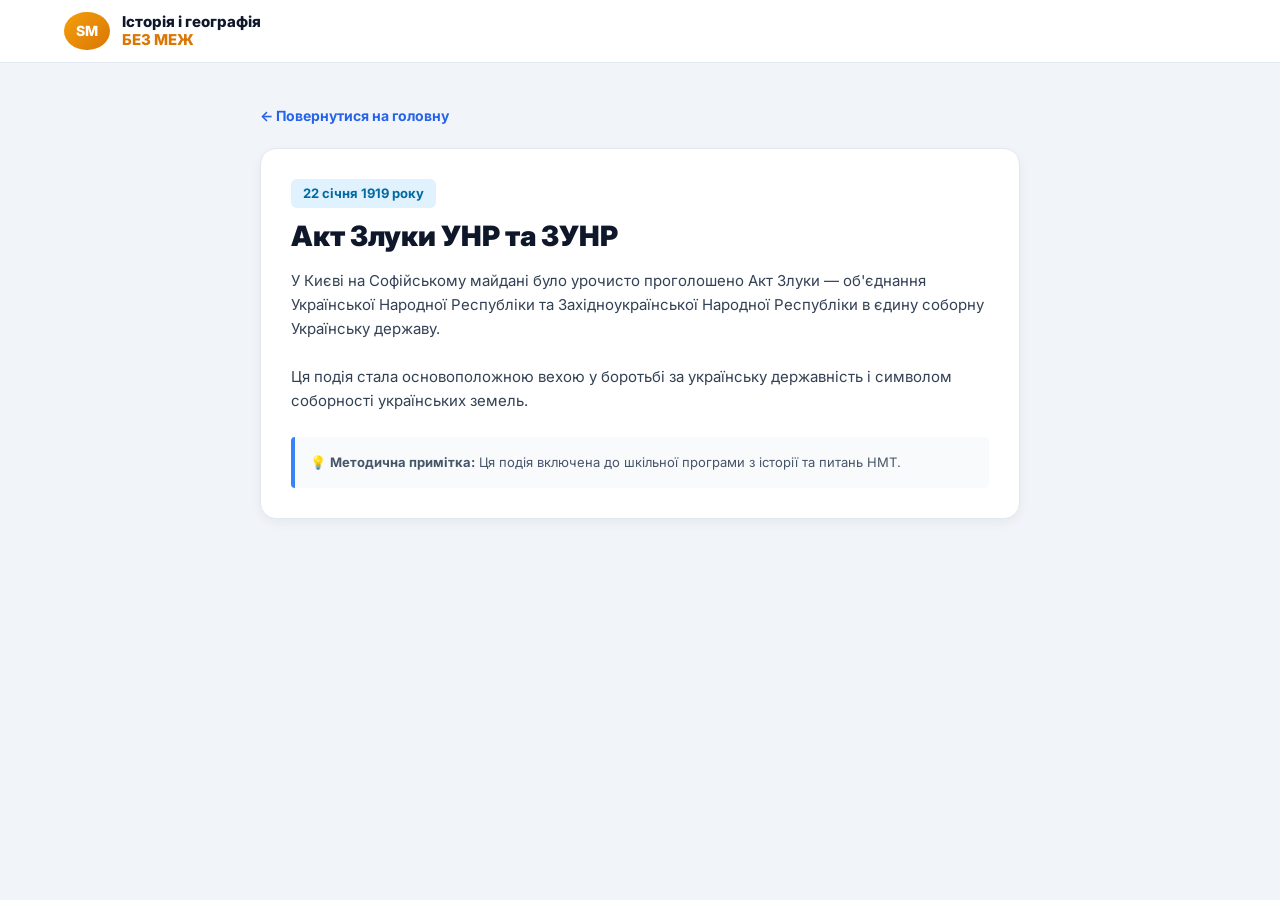
<file: event.html>
<!DOCTYPE html>
<html lang="uk">
<head>
  <meta charset="UTF-8">
  <meta name="viewport" content="width=device-width, initial-scale=1.0">
  <title id="page-title">Історична подія — Освітній портал Сергія Мовчана</title>
  <link rel="preconnect" href="https://fonts.googleapis.com">
  <link rel="preconnect" href="https://fonts.gstatic.com" crossorigin>
  <link href="https://fonts.googleapis.com/css2?family=Inter:wght@400;500;600;700;800;900&display=swap" rel="stylesheet">
  <style>
    * { box-sizing: border-box; margin: 0; padding: 0; }
    body { font-family: 'Inter', sans-serif; background-color: #f1f5f9; color: #1e293b; line-height: 1.6; }

    header {
      background-color: #ffffff;
      padding: 12px 5%;
      display: flex;
      justify-content: space-between;
      align-items: center;
      border-bottom: 1px solid #e2e8f0;
    }
    .logo-group { display: flex; align-items: center; gap: 12px; }
    .logo-badge { background: linear-gradient(135deg, #f59e0b, #d97706); color: #fff; font-weight: 800; padding: 8px 12px; border-radius: 50%; font-size: 14px; }
    .logo-text { font-weight: 800; font-size: 15px; color: #0f172a; line-height: 1.2; }
    .logo-text span { color: #d97706; display: block; }

    .container { max-width: 800px; margin: 40px auto; padding: 0 20px; }
    .back-link { display: inline-block; margin-bottom: 20px; color: #2563eb; text-decoration: none; font-weight: 700; font-size: 14px; }
    
    .event-card-full { background: #fff; border-radius: 16px; padding: 30px; box-shadow: 0 4px 12px rgba(0,0,0,0.05); border: 1px solid #e2e8f0; }
    .event-badge { background: #e0f2fe; color: #0369a1; font-weight: 700; padding: 4px 12px; border-radius: 6px; font-size: 13px; display: inline-block; margin-bottom: 12px; }
    .event-title { font-size: 28px; font-weight: 900; color: #0f172a; margin-bottom: 16px; line-height: 1.2; }
    .event-details { font-size: 15px; color: #334155; margin-bottom: 24px; white-space: pre-line; }
    
    .notes-box { background: #f8fafc; border-left: 4px solid #3b82f6; padding: 15px; border-radius: 4px; font-size: 13px; color: #475569; }
  </style>
</head>
<body>

  <header>
    <div class="logo-group">
      <div class="logo-badge">SM</div>
      <div class="logo-text">Історія і географія<span>БЕЗ МЕЖ</span></div>
    </div>
  </header>

  <main class="container">
    <a href="index.html" class="back-link">← Повернутися на головну</a>

    <article class="event-card-full">
      <span class="event-badge" id="event-date">...</span>
      <h1 class="event-title" id="event-title">Завантаження події...</h1>
      <div class="event-details" id="event-details">
        Будь ласка, зачекайте, триває завантаження інформації...
      </div>
      <div class="notes-box">
        💡 <strong>Методична примітка:</strong> Ця подія включена до шкільної програми з історії та питань НМТ.
      </div>
    </article>
  </main>

  <script>
    // Детальна база даних під кожну подію
    const eventsDetails = {
      "01-01": {
        dateStr: "1 січня 1909 року",
        title: "Народився Степан Бандера",
        content: "Степан Бандера — український політичний діяч, один із чільних ідеологів і теоретиків українського націоналістичного руху XX століття. Після розколу Організації українських націоналістів — голова Проводу ОУН-Б.\n\nЙого діяльність мала вирішальний вплив на формування національної свідомості та визвольного руху в Україні в період Другої світової війни та у повоєнні роки."
      },
      "01-22": {
        dateStr: "22 січня 1919 року",
        title: "Акт Злуки УНР та ЗУНР",
        content: "У Києві на Софійському майдані було урочисто проголошено Акт Злуки — об'єднання Української Народної Республіки та Західноукраїнської Народної Республіки в єдину соборну Українську державу.\n\nЦя подія стала основоположною вехою у боротьбі за українську державність і символом соборності українських земель."
      },
      "01-29": {
        dateStr: "29 січня 1918 року",
        title: "Бій під Крутами",
        content: "Бій поблизу залізничної станції Крути за 130 кілометрів на схід від Києва. Близько 400 київських курсантів і студентів стримали наступ 4-тисячного більшовицького підрозділу під командуванням Михайла Муравйова.\n\nЗавдяки цьому затриманню було виграно час для підписання Берестейського миру між УНР і державами Четверного союзу."
      },
      "02-20": {
        dateStr: "20 лютого 2014 року",
        title: "День Героїв Небесної Сотні",
        content: "У цей день відбулися наймасовіші розстріли протестувальників у центрі Києва на вулиці Інститутській під час Революції Гідності. Офіційна дата початку збройної агресії РФ проти України.\n\nДень вшанування подвигу громадян, які віддали життя під час захисту прав і свобод людини, демократії та європейського майбутнього України."
      },
      "02-24": {
        dateStr: "24 лютого 2022 року",
        title: "Повномасштабне вторгнення РФ в Україну",
        content: "Російська Федерація розпочала новий етап війни проти України — повномасштабне вторгнення із застосуванням ракетних ударів по всій території країни та наступом сухопутних військ.\n\nЦей день перевернув сучасну світову архітектуру безпеки та започаткував новий етап консолідації української нації."
      },
      "03-09": {
        dateStr: "9 березня 1814 року",
        title: "Народження Тараса Шевченка",
        content: "Народився Тарас Григорович Шевченко — видатний український поет, прозаїк, мислитель, живописець, гравер, етнограф та громадський діяч.\n\nЙого збірка «Кобзар» стала основою сучасної української літератури, а сам він — духовним символом української нації."
      },
      "03-15": {
        dateStr: "15 березня 1939 року",
        title: "Проголошення незалежності Карпатської України",
        content: "Сойм у Хусті проголосив незалежність Карпатської України та обрав її президентом Августина Волошина. Було ухвалено Конституцію, визначено державну мову, прапор і гімн.\n\nНезважаючи на коротке існування через угорську окупацію, ця подія демонструвала прагнення українців Закарпаття до власної держави."
      },
      "04-26": {
        dateStr: "26 квітня 1986 року",
        title: "Чорнобильська катастрофа",
        content: "Вибух на четвертому енергоблоці Чорнобильської атомної електростанції став найбільшою техногенно-екологічною катастрофою за всю історію атомної енергетики.\n\nРадіоактивна хмара охопила значну частину Європи. Героїзм ліквідаторів врятував світ від ще масштабніших наслідків."
      },
      "05-08": {
        dateStr: "8 травня 1945 року",
        title: "День пам'яті та перемоги над нацизмом",
        content: "День підписання Акта про беззастережну капітуляцію нацистської Німеччини, що ознаменувало завершення Другої світової війни в Європі.\n\nУкраїна зробила вагомий внесок у перемогу над нацизмом, втративши мільйони своїх громадян."
      },
      "05-20": {
        dateStr: "20 травня 1682 року",
        title: "Народився Іван Мазепа",
        content: "Іван Мазепа — гетьман Війська Запорозького, меценат, державний діяч. Спрямував зусилля на відновлення автономії Гетьманщини та розвиток культури й освіти (розбудова Києво-Могилянської колегії).\n\nУ 1708 році уклав союз із шведським королем Карлом XII для визволення України з-під влади Московського царства."
      },
      "06-28": {
        dateStr: "28 червня 1996 року",
        title: "Прийняття Конституції України",
        content: "Верховна Рада України після тривалого нічного засідання ухвалила Основний Закон України. Конституція закріпила правові основи незалежної держави, її суверенітет і територіальну цілісність.\n\nМіжнародна спільнота визнала Конституцію України однією з найдемократичніших у світі."
      },
      "07-16": {
        dateStr: "16 липня 1990 року",
        title: "Декларація про державний суверенітет",
        content: "Верховна Рада УРСР прийняла документ про державний суверенітет України, що проголосив верховенство, самостійність, повноту і неподільність влади Республіки в межах її території.\n\nЦей крок став юридичною основою для подальшого проголошення повної незалежності 1991 року."
      },
      "07-28": {
        dateStr: "28 липня 988 року",
        title: "Хрещення Руси-України",
        content: "Князь Володимир Великий прийняв християнство та зробив його державною релігією Київської Руси.\n\nЦе рішення цивілізаційно долучило українські землі до європейського культурно-політичного простору та прискорило розвиток писемності, архітектури та освіти."
      },
      "08-24": {
        dateStr: "24 серпня 1991 року",
        title: "Проголошення Незалежності України",
        content: "Позачергова сесія Верховної Ради УРСР прийняла Акт проголошення незалежності України, оголосивши про створення самостійної української держави — України.\n\n1 грудня 1991 року рішення ВР було підтверджене на Всеукраїнському референдумі."
      },
      "09-02": {
        dateStr: "2 вересня 1945 року",
        title: "Завершення Другої світової війни",
        content: "На борту американського лінкора «Міссурі» було підписано Акт про капітуляцію Японії. Це офіційно завершило Другу світову війну — найкривавіший конфлікт у історії людства."
      },
      "10-14": {
        dateStr: "14 жовтня 1942 року",
        title: "Створення УПА",
        content: "Традиційна дата заснування Української повстанської армії — військово-політичного формування, що вело збройну боротьбу за незалежність України проти нацистського та радянського тоталітарних режимів."
      },
      "11-01": {
        dateStr: "1 листопада 1918 року",
        title: "Листопадовий чин у Львові",
        content: "Військовий переворот, організований Українською Національною Радою сил Українських січових стрільців у Львові. У результаті було проголошено створення Західноукраїнської Народної Республіки (ЗУНР)."
      },
      "11-09": {
        dateStr: "9 листопада 1989 року",
        title: "Падіння Берлінського муру",
        content: "Демонтаж кордону між Східним та Західним Берліном став яскравим символом падіння комуністичних режимів у Східній Європі та завершення «Холодної війни»."
      },
      "12-01": {
        dateStr: "1 грудня 1991 року",
        title: "Всеукраїнський референдум",
        content: "Понад 90% громадян України підтвердили Акт проголошення незалежності від 24 серпня 1991 року. Одночасно відбулися перші вибори Президента України, на яких переміг Леонід Кравчук."
      }
    };

    // Отримання ID з URL (наприклад: event.html?id=01-22)
    function loadEventData() {
      const urlParams = new URLSearchParams(window.location.search);
      const eventId = urlParams.get('id');

      const data = eventsDetails[eventId] || eventsDetails["01-22"]; // Дефолтна подія, якщо ID не знайдено

      document.getElementById('page-title').textContent = `${data.title} — Історія і географія БЕЗ МЕЖ`;
      document.getElementById('event-date').textContent = data.dateStr;
      document.getElementById('event-title').textContent = data.title;
      document.getElementById('event-details').textContent = data.content;
    }

    document.addEventListener("DOMContentLoaded", loadEventData);
  </script>
</body>
</html>
</file>
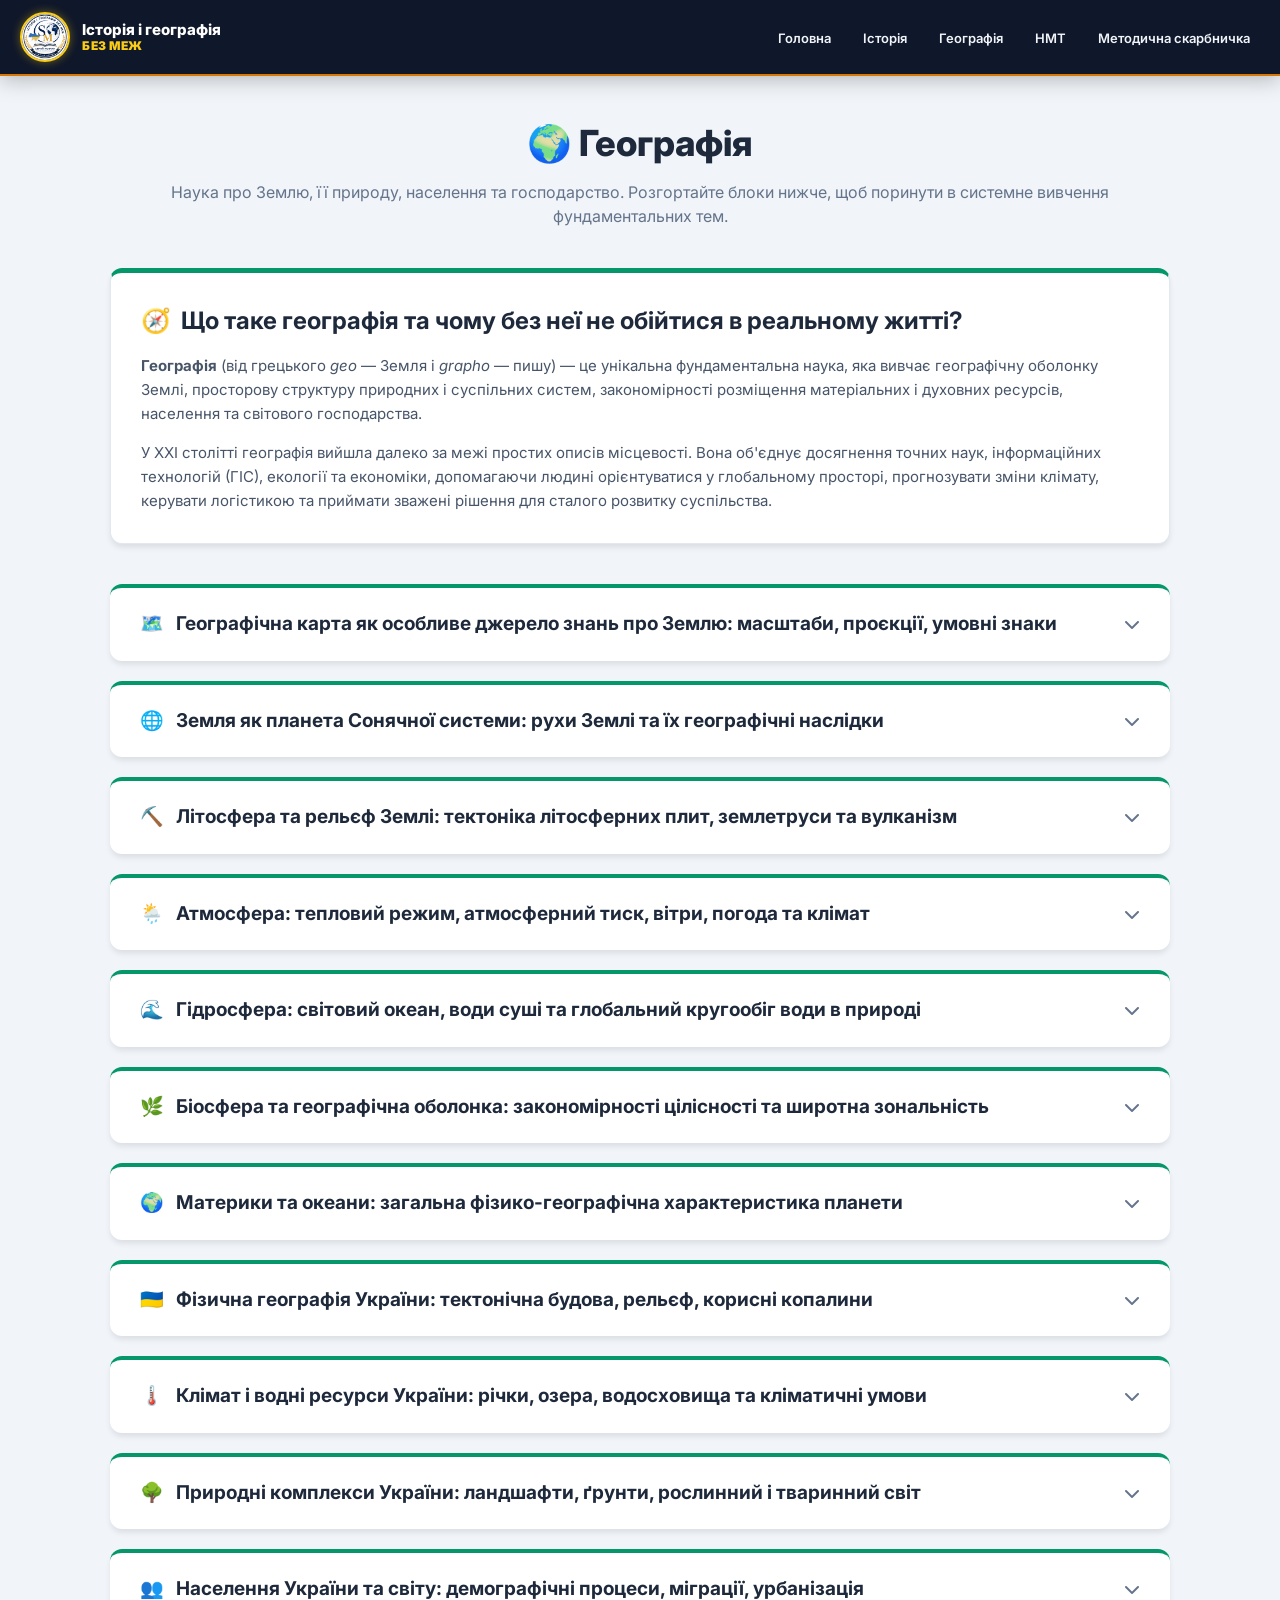
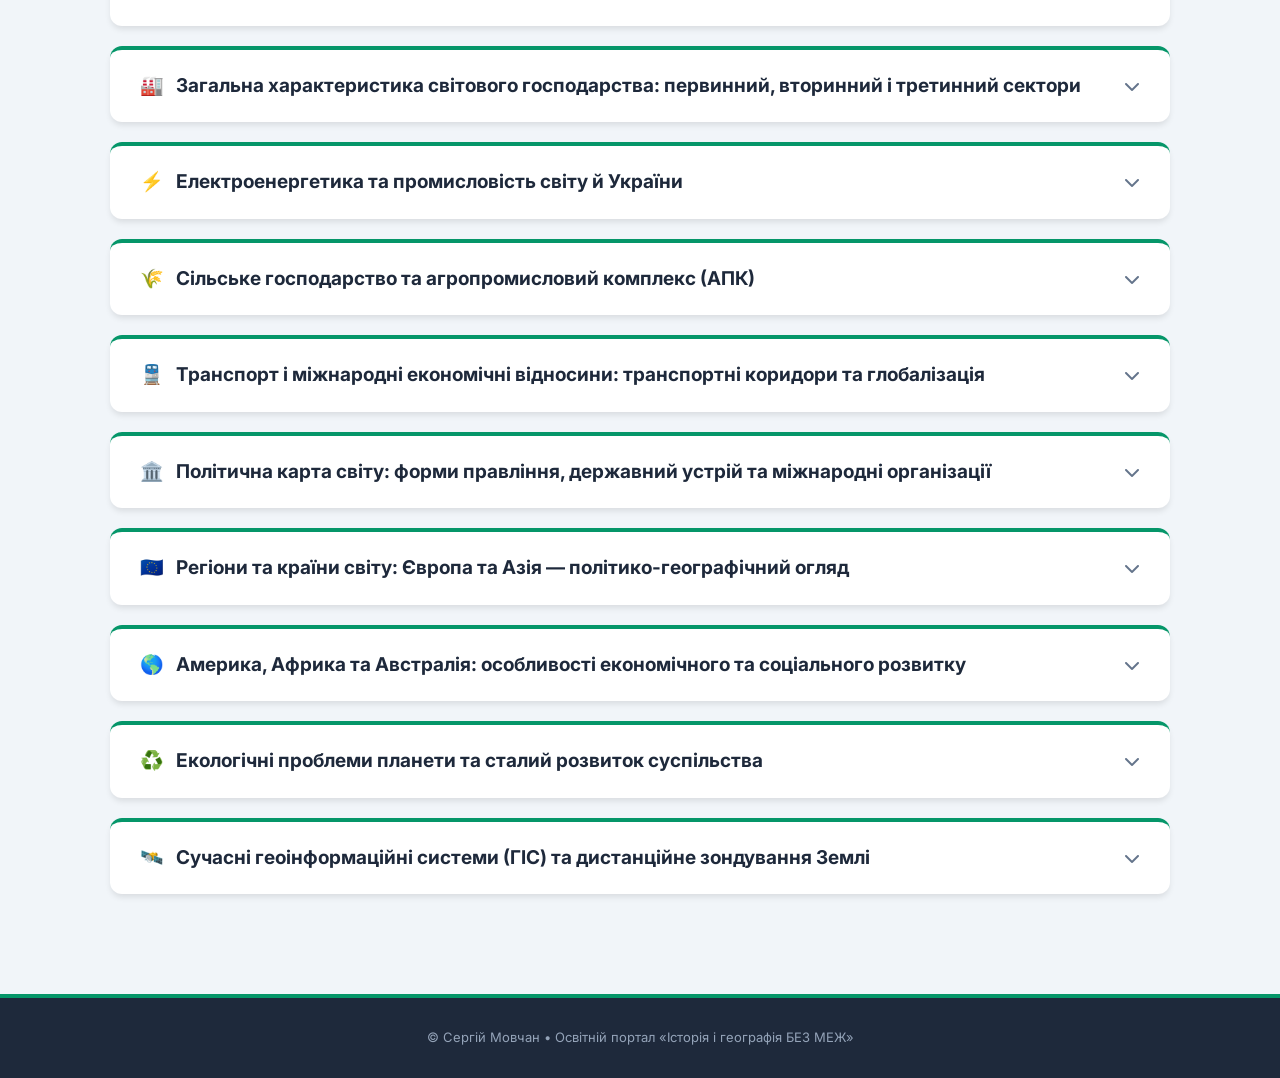
<file: geography.html>
<!DOCTYPE html>
<html lang="uk">
<head>
  <meta charset="UTF-8">
  <meta name="viewport" content="width=device-width, initial-scale=1.0">
  <title>Географія — Освітній портал Сергія Мовчана</title>
  <link rel="preconnect" href="https://fonts.googleapis.com">
  <link rel="preconnect" href="https://fonts.gstatic.com" crossorigin>
  <link href="https://fonts.googleapis.com/css2?family=Inter:wght@400;500;600;700;800;900&display=swap" rel="stylesheet">
  <link rel="stylesheet" href="https://cdnjs.cloudflare.com/ajax/libs/font-awesome/6.4.0/css/all.min.css">
  <link rel="stylesheet" href="style.css?v=7">
  <style>
    .accordion-card {
      background: #ffffff;
      border-radius: 12px;
      box-shadow: 0 4px 6px -1px rgba(0,0,0,0.1);
      margin-bottom: 20px;
      overflow: hidden;
      transition: all 0.3s ease;
    }
    .accordion-header {
      padding: 22px 30px;
      cursor: pointer;
      display: flex;
      align-items: center;
      justify-content: space-between;
      user-select: none;
      transition: background-color 0.2s ease;
    }
    .accordion-header:hover {
      background-color: #f8fafc;
    }
    .accordion-header h3 {
      font-size: 19px;
      color: #1e293b;
      margin: 0;
      display: flex;
      align-items: center;
      gap: 12px;
    }
    .accordion-icon {
      font-size: 16px;
      color: #64748b;
      transition: transform 0.3s ease;
    }
    .accordion-content {
      max-height: 0;
      overflow: hidden;
      transition: max-height 0.4s ease-out, padding 0.4s ease-out;
      padding: 0 30px;
      background: #ffffff;
    }
    .accordion-card.active .accordion-content {
      max-height: 4500px;
      padding: 0 30px 30px 30px;
      transition: max-height 0.6s ease-in, padding 0.4s ease-in;
    }
    .accordion-card.active .accordion-icon {
      transform: rotate(180deg);
      color: #059669;
    }
  </style>
</head>
<body>

  <!-- Навігаційна шапка -->
  <header>
    <a href="index.html" class="logo-group">
      <img src="logo.png" alt="Логотип Освітній Портал" class="logo-img">
      <div class="logo-text">Історія і географія<span>БЕЗ МЕЖ</span></div>
    </a>
    <nav>
      <ul>
        <li><a href="index.html">Головна</a></li>
        <li><a href="history.html">Історія</a></li>
        <li><a href="geography.html" class="active">Географія</a></li>
        <li><a href="nmt.html">НМТ</a></li>
        <li><a href="methodology.html">Методична скарбничка</a></li>
      </ul>
    </nav>
  </header>

  <!-- Основний контент -->
  <main class="main-container" style="padding: 40px 20px; max-width: 1100px; margin: 0 auto;">
    
    <h1 style="text-align: center; font-size: 36px; font-weight: 800; color: #1e293b; margin-bottom: 10px;">
      🌍 Географія
    </h1>
    <p style="color: #64748b; text-align: center; font-size: 16px; margin-bottom: 40px;">
      Наука про Землю, її природу, населення та господарство. Розгортайте блоки нижче, щоб поринути в системне вивчення фундаментальних тем.
    </p>

    <!-- ВСТУПНИЙ БЛОК -->
    <div class="info-card" style="border-top: 5px solid #059669; padding: 30px; background: #ffffff; border-radius: 12px; box-shadow: 0 4px 6px -1px rgba(0,0,0,0.1); margin-bottom: 40px;">
      <h2 style="font-size: 24px; color: #1e293b; margin-bottom: 15px; display: flex; align-items: center; gap: 10px;">
        <span>🧭</span> Що таке географія та чому без неї не обійтися в реальному житті?
      </h2>
      <p style="color: #475569; font-size: 15px; line-height: 1.6; margin-bottom: 15px;">
        <strong>Географія</strong> (від грецького <em>geo</em> — Земля і <em>grapho</em> — пишу) — це унікальна фундаментальна наука, яка вивчає географічну оболонку Землі, просторову структуру природних і суспільних систем, закономірності розміщення матеріальних і духовних ресурсів, населення та світового господарства.
      </p>
      <p style="color: #475569; font-size: 15px; line-height: 1.6; margin-bottom: 0;">
        У ХХІ столітті географія вийшла далеко за межі простих описів місцевості. Вона об'єднує досягнення точних наук, інформаційних технологій (ГІС), екології та економіки, допомагаючи людині орієнтуватися у глобальному просторі, прогнозувати зміни клімату, керувати логістикою та приймати зважені рішення для сталого розвитку суспільства.
      </p>
    </div>

    <!-- Тема 1 -->
    <div class="accordion-card" style="border-top: 4px solid #059669;">
      <div class="accordion-header" onclick="toggleAccordion(this)">
        <h3><span>🗺️</span> Географічна карта як особливе джерело знань про Землю: масштаби, проєкції, умовні знаки</h3>
        <i class="fa-solid fa-chevron-down accordion-icon"></i>
      </div>
      <div class="accordion-content">
        <p style="color: #475569; font-size: 15px; line-height: 1.6; margin-bottom: 12px;">
          Географічна карта є математично узагальненим, зменшеним зображенням земної поверхні на площині, побудованим за певними математичними законами. Оскільки земна куля є геоїдом (сфероїдом), її неможливо розгорнути на площині без розривів чи деформацій. Для подолання цієї проблеми використовують <strong>картографічні проєкції</strong>. За характером спотворень вони поділяються на рівновеликі (зберігають площі), рівнокутні (зберігають кути і форми малих об'єктів) та довільні.
        </p>
        <p style="color: #475569; font-size: 15px; line-height: 1.6; margin-bottom: 12px;">
          За виглядом допоміжної геометричної поверхні розрізняють проєкції:
        </p>
        <ul style="color: #475569; font-size: 15px; line-height: 1.6; margin: 0 0 12px 20px;">
          <li><strong>Циліндричні:</strong> часто використовуються для карт світу або екваторіальних зон (наприклад, проєкція Меркатора).</li>
          <li><strong>Конічні:</strong> зручні для зображення територій у помірних широтах (зокрема для карт України чи Європи).</li>
          <li><strong>Азимутальні:</strong> застосовуються для карт пішохідних зон, полюсів чи півкуль (площина торкається сфери в одній точці).</li>
        </ul>
        <p style="color: #475569; font-size: 15px; line-height: 1.6; margin-bottom: 0;">
          Важливим елементом є <strong>масштаб</strong> (чисельний, іменований, лінійний), що визначає ступінь зменшення довжин. А система умовних знаків (контурні, лінійні, позамасштабні та якісні фонові) перетворює карту на універсальну інформаційну модель простору.
        </p>
      </div>
    </div>

    <!-- Тема 2 -->
    <div class="accordion-card" style="border-top: 4px solid #059669;">
      <div class="accordion-header" onclick="toggleAccordion(this)">
        <h3><span>🌐</span> Земля як планета Сонячної системи: рухи Землі та їх географічні наслідки</h3>
        <i class="fa-solid fa-chevron-down accordion-icon"></i>
      </div>
      <div class="accordion-content">
        <p style="color: #475569; font-size: 15px; line-height: 1.6; margin-bottom: 12px;">
          Як третя планета від Сонця, Земля має унікальні астрономічні характеристики, що уможливили зародження біосфери. Вона здійснює два глобальні рухи, які зумовлюють неперервні циклічні зміни на поверхні:
        </p>
        <p style="color: #475569; font-size: 15px; line-height: 1.6; margin-bottom: 12px;">
          1. <strong>Добовий рух навколо осі:</strong> триває 23 год 56 хв 4 с (зоряна доба). Наслідки: зміна дня і ночі, що зумовлює добові ритми температур та біологічних процесів; видиме обертання небесної сфери; виникнення <strong>сили Коріоліса</strong> (відхиляючої сили обертання Землі), яка впливає на траєкторію вітрів, морських течій і навіть на розмив річкових берегів (закон Бзра-Бера).
        </p>
        <p style="color: #475569; font-size: 15px; line-height: 1.6; margin-bottom: 0;">
          2. <strong>Річний рух навколо Сонця:</strong> орбіта довжиною 940 млн км простягається зі швидкістю близько 30 км/с. Оскільки вісь Землі нахилена до площини орбіти під кутом <strong>66,5°</strong>, під час руху кут падіння сонячних променів на земну поверхню постійно змінюється. Це викликає <strong>зміну пір року</strong>, утворення днів рівнодення (21.03, 23.09) і сонцестояння (22.06, 22.12), а також поділ планети на теплові пояси.
        </p>
      </div>
    </div>

    <!-- Тема 3 -->
    <div class="accordion-card" style="border-top: 4px solid #059669;">
      <div class="accordion-header" onclick="toggleAccordion(this)">
        <h3><span>⛏️</span> Літосфера та рельєф Землі: тектоніка літосферних плит, землетруси та вулканізм</h3>
        <i class="fa-solid fa-chevron-down accordion-icon"></i>
      </div>
      <div class="accordion-content">
        <p style="color: #475569; font-size: 15px; line-height: 1.6; margin-bottom: 12px;">
          <strong>Літосфера</strong> — тверда оболонка, що складається з земної кори (материкової та океанічної) і верхньої частини мантії. Вона розбита на гігантські рухомі блоки — <strong>літосферні плити</strong>, що плавають на пластичному шарі астеносфери. Межі плит є зонами підвищеної геологічної активності:
        </p>
        <ul style="color: #475569; font-size: 15px; line-height: 1.6; margin: 0 0 12px 20px;">
          <li><strong>Зони розходження (дивергентні межі):</strong> плити рухаються в різні боки, утворюючи серединно-океанічні хребти та рифтові долини (наприклад, Східно-Африканський рифт).</li>
          <li><strong>Зони зіткнення (конвергентні межі):</strong> при зіткненні материкової й океанічної кори виникають глибоководні жолоби та гори (Анди); при зіткненні двох материкових плит утворюються складчасті гори (Гімалаї, Альпи).</li>
          <li><strong>Трансформні розломи:</strong> плити ковзають уздовж одна одної (розлом Сан-Андреас у Каліфорнії).</li>
        </ul>
        <p style="color: #475569; font-size: 15px; line-height: 1.6; margin-bottom: 0;">
          Формування рельєфу є результатом безперервної боротьби <strong>ендогенних процесів</strong> (тектонічні рухи, магматизм, землетруси, що створюють великі нерівності) та <strong>екзогенних процесів</strong> (вивітрювання, дія текучих вод, льодовиків, вітру, підземних вод, які згладжують і руйнують рельєф).
        </p>
      </div>
    </div>

    <!-- Тема 4 -->
    <div class="accordion-card" style="border-top: 4px solid #059669;">
      <div class="accordion-header" onclick="toggleAccordion(this)">
        <h3><span>🌦️</span> Атмосфера: тепловий режим, атмосферний тиск, вітри, погода та клімат</h3>
        <i class="fa-solid fa-chevron-down accordion-icon"></i>
      </div>
      <div class="accordion-content">
        <p style="color: #475569; font-size: 15px; line-height: 1.6; margin-bottom: 12px;">
          Газова оболонка Землі — <strong>атмосфера</strong> — складається з кількох шарів (тропосфера, стратосфера, мезосфера, термосфера, екзосфера). Нижній шар — <strong>тропосфера</strong> — містить понад 80% маси всього повітря, усю водяну пару й пил; саме тут формуються погодні умови.
        </p>
        <p style="color: #475569; font-size: 15px; line-height: 1.6; margin-bottom: 12px;">
          Тепловий режим планети залежить від кількості сонячної радіації, що надходить і перерозподіляється через циркуляцію повітряних мас. Перепади <strong>атмосферного тиску</strong> спричиняють горизонтальний рух повітря — <strong>вітри</strong>. Виділяють постійні вітри Землі:
        </p>
        <ul style="color: #475569; font-size: 15px; line-height: 1.6; margin: 0 0 12px 20px;">
          <li><strong>Пасати:</strong> дмуть від тропічних широт високого тиску до екватора низького тиску.</li>
          <li><strong>Західні вітри помірних широт:</strong> переносять повітря з тропіків до полюсів.</li>
          <li><strong>Мусони:</strong> сезонні вітри, що двічі на рік змінюють напрямок (характерні для Південної та Східної Азії).</li>
        </ul>
        <p style="color: #475569; font-size: 15px; line-height: 1.6; margin-bottom: 0;">
          Погода — це миттєвий стан тропосфери в певній точці, тоді як <strong>клімат</strong> — багаторічний режим погоди, що формується під дією географічної широти, циркуляції атмосфери та підстильної поверхні.
        </p>
      </div>
    </div>

    <!-- Тема 5 -->
    <div class="accordion-card" style="border-top: 4px solid #059669;">
      <div class="accordion-header" onclick="toggleAccordion(this)">
        <h3><span>🌊</span> Гідросфера: світовий океан, води суші та глобальний кругообіг води в природі</h3>
        <i class="fa-solid fa-chevron-down accordion-icon"></i>
      </div>
      <div class="accordion-content">
        <p style="color: #475569; font-size: 15px; line-height: 1.6; margin-bottom: 12px;">
          <strong>Гідросфера</strong> охоплює всю водну оболонку планети загальним об'ємом близько 1,38 млрд км³. Структура гідросфери: Світовий океан (96,5%), льодовики та сніжники (близько 1,74%, головні резервуари прісної води), підземні води (близько 1,7%) та поверхневі води суші (річки, озера, болота).
        </p>
        <p style="color: #475569; font-size: 15px; line-height: 1.6; margin-bottom: 12px;">
          <strong>Світовий океан</strong> є головним регулятором клімату Землі. У ньому виділяють поверхневі й глибинні течії (наприклад, тепла Гольфстрим чи холодна Перуанська), які переносять величезні маси тепла з низьких широт у високі.
        </p>
        <p style="color: #475569; font-size: 15px; line-height: 1.6; margin-bottom: 0;">
          <strong>Глобальний кругообіг води (влагообіг)</strong> пов'язує всі компоненти гідросфери. Під дією сонячної енергії вода випаровується з поверхні океанів і суші, переноситься вітрами в атмосфері, випадає у вигляді опадів та повертається до океану через поверхневий і підземний стік річок.
        </p>
      </div>
    </div>

    <!-- Тема 6 -->
    <div class="accordion-card" style="border-top: 4px solid #059669;">
      <div class="accordion-header" onclick="toggleAccordion(this)">
        <h3><span>🌿</span> Біосфера та географічна оболонка: закономірності цілісності та широтна зональність</h3>
        <i class="fa-solid fa-chevron-down accordion-icon"></i>
      </div>
      <div class="accordion-content">
        <p style="color: #475569; font-size: 15px; line-height: 1.6; margin-bottom: 12px;">
          <strong>Біосфера</strong> — оболонка поширення життя, охоплює нижню частину атмосфери, всю гідросферу та верхню частину літосфери. Володимир Вернадський довів, що живі організми (жива речовина) є найпотужнішою геологічною силою планети, яка міняє газовий склад атмосфери та формує осадові породи й ґрунти.
        </p>
        <p style="color: #475569; font-size: 15px; line-height: 1.6; margin-bottom: 12px;">
          Усі земні оболонки взаємопроникають і утворюють <strong>географічну оболонку</strong> — цілісну систему планетарного масштабу. Її головні закони:
        </p>
        <ul style="color: #475569; font-size: 15px; line-height: 1.6; margin: 0 0 12px 20px;">
          <li><strong>Цілісність:</strong> зміна одного компонента (наприклад, вирубка лісів) неминуче викликає зміни в інших (клімат, ґрунти, стік річок).</li>
          <li><strong>Ритмічність:</strong> повторюваність природних процесів у часі (добові, річні та багаторічні ритми).</li>
          <li><strong>Широтна зональність:</strong> закономірна зміна природних комплексів від екватора до полюсів через зменшення кількості сонячного тепла.</li>
          <li><strong>Висотна поясність:</strong> зміна ландшафтів із підняттям у гори через зниження температури та зміну зволоження.</li>
        </ul>
        <p style="color: #475569; font-size: 15px; line-height: 1.6; margin-bottom: 0;">
          Основні природні зони суші включають арктичні пустелі, тундру, тайгу, мішані й широколисті ліси, лісостепи, степи, савани та вологі екваторіальні ліси.
        </p>
      </div>
    </div>

    <!-- Тема 7 -->
    <div class="accordion-card" style="border-top: 4px solid #059669;">
      <div class="accordion-header" onclick="toggleAccordion(this)">
        <h3><span>🌍</span> Материки та океани: загальна фізико-географічна характеристика планети</h3>
        <i class="fa-solid fa-chevron-down accordion-icon"></i>
      </div>
      <div class="accordion-content">
        <p style="color: #475569; font-size: 15px; line-height: 1.6; margin-bottom: 12px;">
          Поверхня Землі розподілена між суходолом (29% або 149 млн км²) і Світовим океаном (71% або 361 млн км²). Суходіл поділений на <strong>шість материків</strong> (Євразія, Африка, Північна Америка, Південна Америка, Австралія, Антарктида) та частини світу, виділені за історико-географічними ознаками.
        </p>
        <p style="color: #475569; font-size: 15px; line-height: 1.6; margin-bottom: 12px;">
          Материки мають різну геологічну історію. У їхній основі лежать стародавні платформи (щити й плити), з'єднані внаслідок тектонічних циклів. Наприклад, Євразія утворилася внаслідок зближення кількох літосферних плит, що зумовило найбільше розмаїття форм рельєфу та кліматичних умов.
        </p>
        <p style="color: #475569; font-size: 15px; line-height: 1.6; margin-bottom: 0;">
          Океани (Тихий, Атлантичний, Індійський, Північний Льодовитий та Південний) утворюють єдину водну систему з різною солоністю, системою течій і рельєфом дна (шельф, материковий схил, ложе океану з глибоководними жолобами та серединно-океанічними хребтами).
        </p>
      </div>
    </div>

    <!-- Тема 8 -->
    <div class="accordion-card" style="border-top: 4px solid #059669;">
      <div class="accordion-header" onclick="toggleAccordion(this)">
        <h3><span>🇺🇦</span> Фізична географія України: тектонічна будова, рельєф, корисні копалини</h3>
        <i class="fa-solid fa-chevron-down accordion-icon"></i>
      </div>
      <div class="accordion-content">
        <p style="color: #475569; font-size: 15px; line-height: 1.6; margin-bottom: 12px;">
          Територія України лежить на сході Європи і має різноманітну геологічну основу. Головною структурою є стародавня <strong>Східноєвропейська платформа</strong>, в межах якої виділяється виступ фундаменту — <strong>Український щит</strong> (тягнеться від Поділля до Приазов'я, визначаючи поширення гранітів та рудних копалин). На заході до платформи прилягає молода Західноєвропейська платформа, Карпатська та Кримська складчасті системи.
        </p>
        <p style="color: #475569; font-size: 15px; line-height: 1.6; margin-bottom: 12px;">
          У рельєфі переважають рівнини (близько 95% площі), серед яких височини (Придніпровська, Подільська, Донецька) чергуються з низовинами (Поліська, Придніпровська, Причорноморська). Гори представлені Українськими Карпатами (висота до 2061 м, гора Говерла) та Кримськими горами (висота до 1545 м, гора Роман-Кош).
        </p>
        <p style="color: #475569; font-size: 15px; line-height: 1.6; margin-bottom: 0;">
          Надра України багаті на корисні копалини: залізні руди (Криворізький, Кременчуцький та Білозерський басейни), марганцеві руди (Нікопольський басейн), кам'яне і буре вугілля (Донецький і Львівсько-Волинський басейни), нафту і газ (Дніпровсько-Донецька та Карпатська нафтогазоносні провінції), а також родовища титану, урану, сірки та будівельних матеріалів.
        </p>
      </div>
    </div>

    <!-- Тема 9 -->
    <div class="accordion-card" style="border-top: 4px solid #059669;">
      <div class="accordion-header" onclick="toggleAccordion(this)">
        <h3><span>🌡️</span> Клімат і водні ресурси України: річки, озера, водосховища та кліматичні умови</h3>
        <i class="fa-solid fa-chevron-down accordion-icon"></i>
      </div>
      <div class="accordion-content">
        <p style="color: #475569; font-size: 15px; line-height: 1.6; margin-bottom: 12px;">
          Клімат України помірно континентальний, а на Південному березі Криму — субтропічний середземноморського типу. Головний вплив на формування погоди справляє західний перенос повітряних мас з Атлантичного океану, що приносить вологу. Зі сходу та північного сходу взимку можуть надходити холодні континентальні маси антициклонів, викликаючи різке похолодання.
        </p>
        <p style="color: #475569; font-size: 15px; line-height: 1.6; margin-bottom: 12px;">
          Внутрішні води України включають розгалужену річкову мережу (понад 63 тисячі річок). Головна водна артерія — <strong>Дніпро</strong> (третя за довжиною річка Європи), на якій створено каскад із шести водосховищ (Київське, Канівське, Кременчуцьке, Кам'янське, Дніпровське, Каховське). Інші великі річки: Південний Буг, Дністер, Сіверський Донець, Дунай та Тиса.
        </p>
        <p style="color: #475569; font-size: 15px; line-height: 1.6; margin-bottom: 0;">
          Озерна мережа представлена заплавними, лиманними (на узбережжі Чорного моря) та гірськими озерми (наприклад, Синєвир у Карпатах). Водні ресурси країни потребують охорони через обмеженість місцевого стоку порівняно з потребами промисловості й агрокомплексу.
        </p>
      </div>
    </div>

    <!-- Тема 10 -->
    <div class="accordion-card" style="border-top: 4px solid #059669;">
      <div class="accordion-header" onclick="toggleAccordion(this)">
        <h3><span>🌳</span> Природні комплекси України: ландшафти, ґрунти, рослинний і тваринний світ</h3>
        <i class="fa-solid fa-chevron-down accordion-icon"></i>
      </div>
      <div class="accordion-content">
        <p style="color: #475569; font-size: 15px; line-height: 1.6; margin-bottom: 12px;">
          Рівнинна частина України чітко поділяється на три природні зони та підзони з півночі на південь:
        </p>
        <ul style="color: #475569; font-size: 15px; line-height: 1.6; margin: 0 0 12px 20px;">
          <li><strong>Зона мішаних і широколистих лісів (Українське Полісся):</strong> дерново-підзолисті ґрунти, соснові та дубово-соснові ліси, значні площі заболочувань.</li>
          <li><strong>Лісостепова зона:</strong> перехідна зона з сірими лісовими ґрунтами під лісами та потужними <strong>чорноземами</strong> під трав'яною рослинністю. Це найбільш освоєна аграрна територія.</li>
          <li><strong>Степова зона:</strong> простягається на півдні та сході, характеризується чорноземами звичайними й південними, а також каштановими ґрунтами на сухому півдні. Природна степова рослинність здебільшого розорана.</li>
        </ul>
        <p style="color: #475569; font-size: 15px; line-height: 1.6; margin-bottom: 0;">
          У Карпатах і Кримських горах чітко виражена <strong>висотна поясність</strong> (від лісових поясів до субальпійських лук — полонин і яйлин). Для збереження ландшафтів функціонують біосферні (Асканія-Нова, Чорноморський, Карпатський, Дунайський) та природні заповідники, національні природні парки.
        </p>
      </div>
    </div>

    <!-- Тема 11 -->
    <div class="accordion-card" style="border-top: 4px solid #059669;">
      <div class="accordion-header" onclick="toggleAccordion(this)">
        <h3><span>👥</span> Населення України та світу: демографічні процеси, міграції, урбанізація</h3>
        <i class="fa-solid fa-chevron-down accordion-icon"></i>
      </div>
      <div class="accordion-content">
        <p style="color: #475569; font-size: 15px; line-height: 1.6; margin-bottom: 12px;">
          Населення світу становить понад 8 мільярдів осіб із нерівномірним розміщенням (найгустозаселеніші регіони — Східна, Південна та Південно-Східна Азія, Західна Європа). Демографічні процеси описуються типами відтворення: перший тип (низька народжуваність, старіння нації, характерний для Європи) та другий тип (висока народжуваність, швидке зростання, характерний для країн Тропічної Африки).
        </p>
        <p style="color: #475569; font-size: 15px; line-height: 1.6; margin-bottom: 12px;">
          <strong>Урбанізація</strong> — процес підвищення ролі міст у житті суспільства. Виділяють агломерації, мегаполіси та субурбанізацію.
        </p>
        <p style="color: #475569; font-size: 15px; line-height: 1.6; margin-bottom: 0;">
          Демографічна ситуація в Україні складна: спостерігається депопуляція (перевищення смертності над народжуваністю) та деформація вікової структури. Повномасштабна війна спричинила масові внутрішні міграції та виїзд мільйонів українців за кордон, що докорінно змінило географію розселення та трудові ресурси держави.
        </p>
      </div>
    </div>

    <!-- Тема 12 -->
    <div class="accordion-card" style="border-top: 4px solid #059669;">
      <div class="accordion-header" onclick="toggleAccordion(this)">
        <h3><span>🏭</span> Загальна характеристика світового господарства: первинний, вторинний і третинний сектори</h3>
        <i class="fa-solid fa-chevron-down accordion-icon"></i>
      </div>
      <div class="accordion-content">
        <p style="color: #475569; font-size: 15px; line-height: 1.6; margin-bottom: 12px;">
          <strong>Світове господарство</strong> — історично складена сукупність національних економік усіх країн світу, пов'язаних міжнародним поділом праці (МПП), економічними та політичними зв'язками. Його галузева структура базується на трисекторній моделі:
        </p>
        <ul style="color: #475569; font-size: 15px; line-height: 1.6; margin: 0 0 12px 20px;">
          <li><strong>Первинний сектор:</strong> сільське господарство, рибальство, лісове господарство та видобувна промисловість (основа ресурсного забезпечення).</li>
          <li><strong>Вторинний сектор:</strong> обробна промисловість (металургія, машинобудування, хімія, легка промисловість) та будівництво (перетворення сировини на готову продукцію).</li>
          <li><strong>Третинний сектор (сфера послуг):</strong> транспорт, зв'язок, торгівля, фінансовий сектор, туризм, освіта, охорона здоров'я.</li>
        </ul>
        <p style="color: #475569; font-size: 15px; line-height: 1.6; margin-bottom: 0;">
          У постіндустріальних країнах формується додатковий <strong>четвертинний сектор</strong>, що охоплює наукові дослідження, високі технології, ІТ-індустрію та управління інформаційними потоками.
        </p>
      </div>
    </div>

    <!-- Тема 13 -->
    <div class="accordion-card" style="border-top: 4px solid #059669;">
      <div class="accordion-header" onclick="toggleAccordion(this)">
        <h3><span>⚡</span> Електроенергетика та промисловість світу й України</h3>
        <i class="fa-solid fa-chevron-down accordion-icon"></i>
      </div>
      <div class="accordion-content">
        <p style="color: #475569; font-size: 15px; line-height: 1.6; margin-bottom: 12px;">
          <strong>Електроенергетика</strong> визначає рівень технологічного розвитку держави. Основні типи електростанцій:
        </p>
        <ul style="color: #475569; font-size: 15px; line-height: 1.6; margin: 0 0 12px 20px;">
          <li><strong>ТЕС (теплові):</strong> працюють на вугіллі, газі чи мазуті; легко регулюють потужність, але дають великі викиди вуглекислого газу.</li>
          <li><strong>АЕС (атомні):</strong> працюють на ядерному паливі (уран); забезпечують стабільну базову генерацію, вимагають високих технологій безпеки.</li>
          <li><strong>ГЕС (гідроелектростанції):</strong> використовують енергію водного потоку; екологічніші, але вимагають затоплення значних територій.</li>
          <li><strong>ВДЕ (відновлювані джерела):</strong> сонячні (СЕС), вітрові (ВЕС), геотермальні станції, частка яких стрімко зростає.</li>
        </ul>
        <p style="color: #475569; font-size: 15px; line-height: 1.6; margin-bottom: 0;">
          В Україні основу генерації становить атомна енергетика (Рівненська, Хмельницька, Південноукраїнська АЕС), яка тісно доповнюється гідроелектростанціями та об'єктами зеленої енергетики в єдиній європейській енергосистемі.
        </p>
      </div>
    </div>

    <!-- Тема 14 -->
    <div class="accordion-card" style="border-top: 4px solid #059669;">
      <div class="accordion-header" onclick="toggleAccordion(this)">
        <h3><span>🌾</span> Сільське господарство та агропромисловий комплекс (АПК)</h3>
        <i class="fa-solid fa-chevron-down accordion-icon"></i>
      </div>
      <div class="accordion-content">
        <p style="color: #475569; font-size: 15px; line-height: 1.6; margin-bottom: 12px;">
          <strong>Агропромисловий комплекс (АПК)</strong> складається з трьох взаємопов'язаних сфер: галузі, що постачають засоби виробництва (тракторобудування, мінеральні добрива); саме сільське господарство (рослинництво і тваринництво); переробка, транспортування та торгівля харчовими продуктами.
        </p>
        <p style="color: #475569; font-size: 15px; line-height: 1.6; margin-bottom: 12px;">
          У рослинництві світове значення має вирощування зернових (пшениця, кукурудза, рис) та технічних культур (цукровий буряк, бавовник, соняшник, соя). Тваринництво (скотарство, свинарство, птахівництво) забезпечує населення тваринними білками.
        </p>
        <p style="color: #475569; font-size: 15px; line-height: 1.6; margin-bottom: 0;">
          Завдяки унікальним українським чорноземам та високому рівню інтенсифікації виробництва Україна є глобальним лідером з експорту зернових та олійних культур (соняшникова олія), відіграючи ключову роль у продовольчій безпеці планети.
        </p>
      </div>
    </div>

    <!-- Тема 15 -->
    <div class="accordion-card" style="border-top: 4px solid #059669;">
      <div class="accordion-header" onclick="toggleAccordion(this)">
        <h3><span>🚆</span> Транспорт і міжнародні економічні відносини: транспортні коридори та глобалізація</h3>
        <i class="fa-solid fa-chevron-down accordion-icon"></i>
      </div>
      <div class="accordion-content">
        <p style="color: #475569; font-size: 15px; line-height: 1.6; margin-bottom: 12px;">
          <strong>Транспортна система</strong> утворює «кровоносну систему» світового господарства. Виділяють такі види транспорту: залізничний (зручний для масових сухопутних перевезень), автомобільний (гнучкий для перевезень на короткі та середні відстані), морський (забезпечує понад 80% світової торгівлі важкими вантажами), трубопровідний (для нафти й газу) та повітряний (для термінових вантажів і пасажирів).
        </p>
        <p style="color: #475569; font-size: 15px; line-height: 1.6; margin-bottom: 12px;">
          Міжнародні економічні відносини базуються на <strong>глобалізації</strong> — процесі поглиблення інтеграції національних економік через вільну торгівлю, рух капіталів та діяльність транснаціональних корпорацій (ТНК).
        </p>
        <p style="color: #475569; font-size: 15px; line-height: 1.6; margin-bottom: 0;">
          Через Україну проходять важливі міжнародні транспортні коридори (наприклад, Pan-European corridors), що зв'язують країни Європейського Союзу з Азією та Близьким Сходом.
        </p>
      </div>
    </div>

    <!-- Тема 16 -->
    <div class="accordion-card" style="border-top: 4px solid #059669;">
      <div class="accordion-header" onclick="toggleAccordion(this)">
        <h3><span>🏛️</span> Політична карта світу: форми правління, державний устрій та міжнародні організації</h3>
        <i class="fa-solid fa-chevron-down accordion-icon"></i>
      </div>
      <div class="accordion-content">
        <p style="color: #475569; font-size: 15px; line-height: 1.6; margin-bottom: 12px;">
          <strong>Політична карта світу</strong> динамічно змінюється під впливом історичних, військових та економічних подій. На ній налічується близько 200 суверенних держав. За формою правління виділяють:
        </p>
        <ul style="color: #475569; font-size: 15px; line-height: 1.6; margin: 0 0 12px 20px;">
          <li><strong>Республіки:</strong> влада належить обраним органам (президентські, парламентські та змішані республіки, наприклад Україна).</li>
          <li><strong>Монархії:</strong> верховна влада формально передається у спадок (конституційні або абсолютні монархії, наприклад Велика Британія, Саудівська Аравія).</li>
        </ul>
        <p style="color: #475569; font-size: 15px; line-height: 1.6; margin-bottom: 12px;">
          За державним устроєм країни діляться на унітарні (один рівень законодавчої влади) та федеративні (складаються з автономних суб'єктів, наприклад США, Німеччина, Канада).
        </p>
        <p style="color: #475569; font-size: 15px; line-height: 1.6; margin-bottom: 0;">
          Для врегулювання глобальних проблем і безпеки держави створюють міжнародні організації: глобальні (ООН, Світовий банк) та регіональні (Європейський Союз, НАТО, Рада Європи).
        </p>
      </div>
    </div>

    <!-- Тема 17 -->
    <div class="accordion-card" style="border-top: 4px solid #059669;">
      <div class="accordion-header" onclick="toggleAccordion(this)">
        <h3><span>🇪🇺</span> Регіони та країни світу: Європа та Азія — політико-географічний огляд</h3>
        <i class="fa-solid fa-chevron-down accordion-icon"></i>
      </div>
      <div class="accordion-content">
        <p style="color: #475569; font-size: 15px; line-height: 1.6; margin-bottom: 12px;">
          <strong>Європа</strong> є компактним регіоном високого рівня соціально-економічного розвитку. Вона характеризується поглибленою інтеграцією в межах Європейського Союзу, зрілою ринковою економікою, високою часткою сфери послуг та переходом до зеленої енергетики. У географічному плані виділяють Західну, Північну, Південну, Східну Європу та країни Центрально-Східної Європи, куди входить і Україна.
        </p>
        <p style="color: #475569; font-size: 15px; line-height: 1.6; margin-bottom: 0;">
          <strong>Азія</strong> — найбільша частина світу за площею та населенням. Вона поділяється на Східну (Китай, Японія, Південна Корея — світові центри інновацій і промисловості), Південну (Індія — центр швидкого демографічного та економічного зростання), Південно-Східну, Південно-Західну (регіон нафтовидобутку) та Центральну Азію.
        </p>
      </div>
    </div>

    <!-- Тема 18 -->
    <div class="accordion-card" style="border-top: 4px solid #059669;">
      <div class="accordion-header" onclick="toggleAccordion(this)">
        <h3><span>🌎</span> Америка, Африка та Австралія: особливості економічного та соціального розвитку</h3>
        <i class="fa-solid fa-chevron-down accordion-icon"></i>
      </div>
      <div class="accordion-content">
        <p style="color: #475569; font-size: 15px; line-height: 1.6; margin-bottom: 12px;">
          <strong>Північна Америка</strong> об'єднує високорозвинені США та Канаду з потужним науково-технічним потенціалом, транснаціональними компаніями та розвиненим агрокомплексом. <strong>Латинська Америка</strong> (Центральна і Південна Америка) спеціалізується на гірничорудному виробництві, нафтовидобутку (Венесуела, Бразилія) та експорті тропічних сільгоспкультур.
        </p>
        <p style="color: #475569; font-size: 15px; line-height: 1.6; margin-bottom: 0;">
          <strong>Африка</strong> володіє колосальними запасами мінеральної сировини (золото, алмази, нафта, уран), але бореться зі структурними економічними та соціальними проблемами. <strong>Австралія та Океанія</strong> утворюють унікальний економічний регіон із високопродуктивним фермерським тваринництвом і гірничою промисловістю Австралійського Союзу.
        </p>
      </div>
    </div>

    <!-- Тема 19 -->
    <div class="accordion-card" style="border-top: 4px solid #059669;">
      <div class="accordion-header" onclick="toggleAccordion(this)">
        <h3><span>♻️</span> Екологічні проблеми планети та сталий розвиток суспільства</h3>
        <i class="fa-solid fa-chevron-down accordion-icon"></i>
      </div>
      <div class="accordion-content">
        <p style="color: #475569; font-size: 15px; line-height: 1.6; margin-bottom: 12px;">
          Антропогенний вплив на географічну оболонку породив низку глобальних екологічних криз: глобальне потепління через парникові викиди, утворення озонових дір, руйнування лісових масивів (дефорестація), виснаження запасів прісної води та глобальне забруднення Світового океану пластиком.
        </p>
        <p style="color: #475569; font-size: 15px; line-height: 1.6; margin-bottom: 0;">
          Для подолання цих загроз ООН проголосила концепцію <strong>сталого розвитку</strong> (sustainable development). Вона передбачає задоволення потреб теперішніх поколінь без загрози для можливості майбутніх поколінь задовольняти власні потреби, що вимагає переходу до циркулярної економіки, де ресурси переробляються та використовуються повторно.
        </p>
      </div>
    </div>

    <!-- Тема 20 -->
    <div class="accordion-card" style="border-top: 4px solid #059669;">
      <div class="accordion-header" onclick="toggleAccordion(this)">
        <h3><span>🛰️</span> Сучасні геоінформаційні системи (ГІС) та дистанційне зондування Землі</h3>
        <i class="fa-solid fa-chevron-down accordion-icon"></i>
      </div>
      <div class="accordion-content">
        <p style="color: #475569; font-size: 15px; line-height: 1.6; margin-bottom: 12px;">
          У ХХІ столітті географія перетворилася на високотехнологічну галузь завдяки <strong>геоінформаційним системам (ГІС)</strong> та <strong>дистанційному зондуванню Землі (ДЗЗ)</strong>. Штучні супутники Землі виконують багатоспектральну зйомку поверхні в реальному часі, фіксуючи зміни рослинного покриву, температури океанів, рух повітряних мас та наслідки стихійних лих чи антропогенних аварій.
        </p>
        <p style="color: #475569; font-size: 15px; line-height: 1.6; margin-bottom: 0;">
          ГІС інтегрують цифрові карти з масивами баз даних, дозволяючи аналізувати просторові закономірності. Це критично важливо для навігації (GPS/GNSS), управління міським господарством (Smart City), точного землеробства (precision agriculture) та вирішення завдань безпеки й оборони.
        </p>
      </div>
    </div>

  </main>

  <!-- Футер -->
  <footer style="background: #1e293b; color: #ffffff; padding: 30px 20px; text-align: center; margin-top: 40px; border-top: 4px solid #059669;">
    <p style="font-size: 13px; color: #94a3b8; margin: 0;">© Сергій Мовчан • Освітній портал «Історія і географія БЕЗ МЕЖ»</p>
  </footer>

  <!-- JavaScript для акордеона -->
  <script>
    function toggleAccordion(header) {
      const card = header.parentElement;
      card.classList.toggle('active');
    }
  </script>

</body>
</html>
</file>
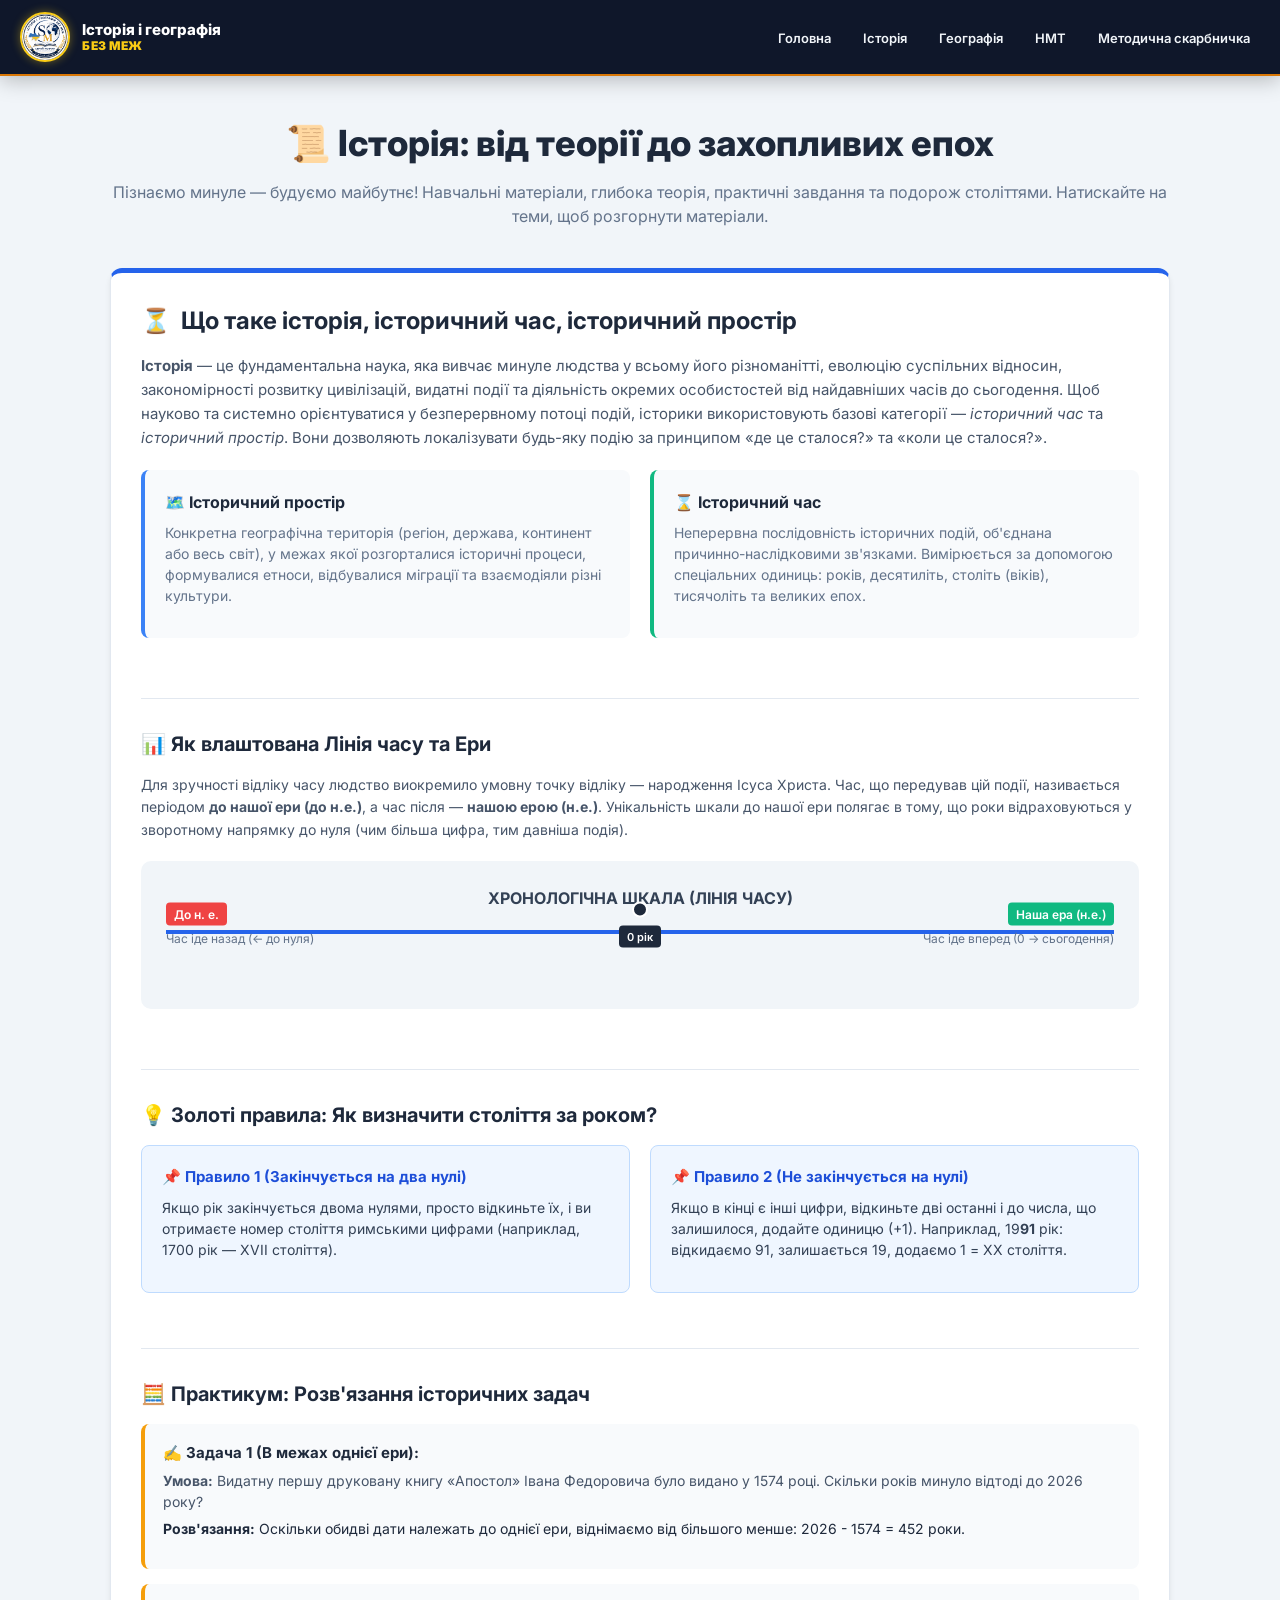
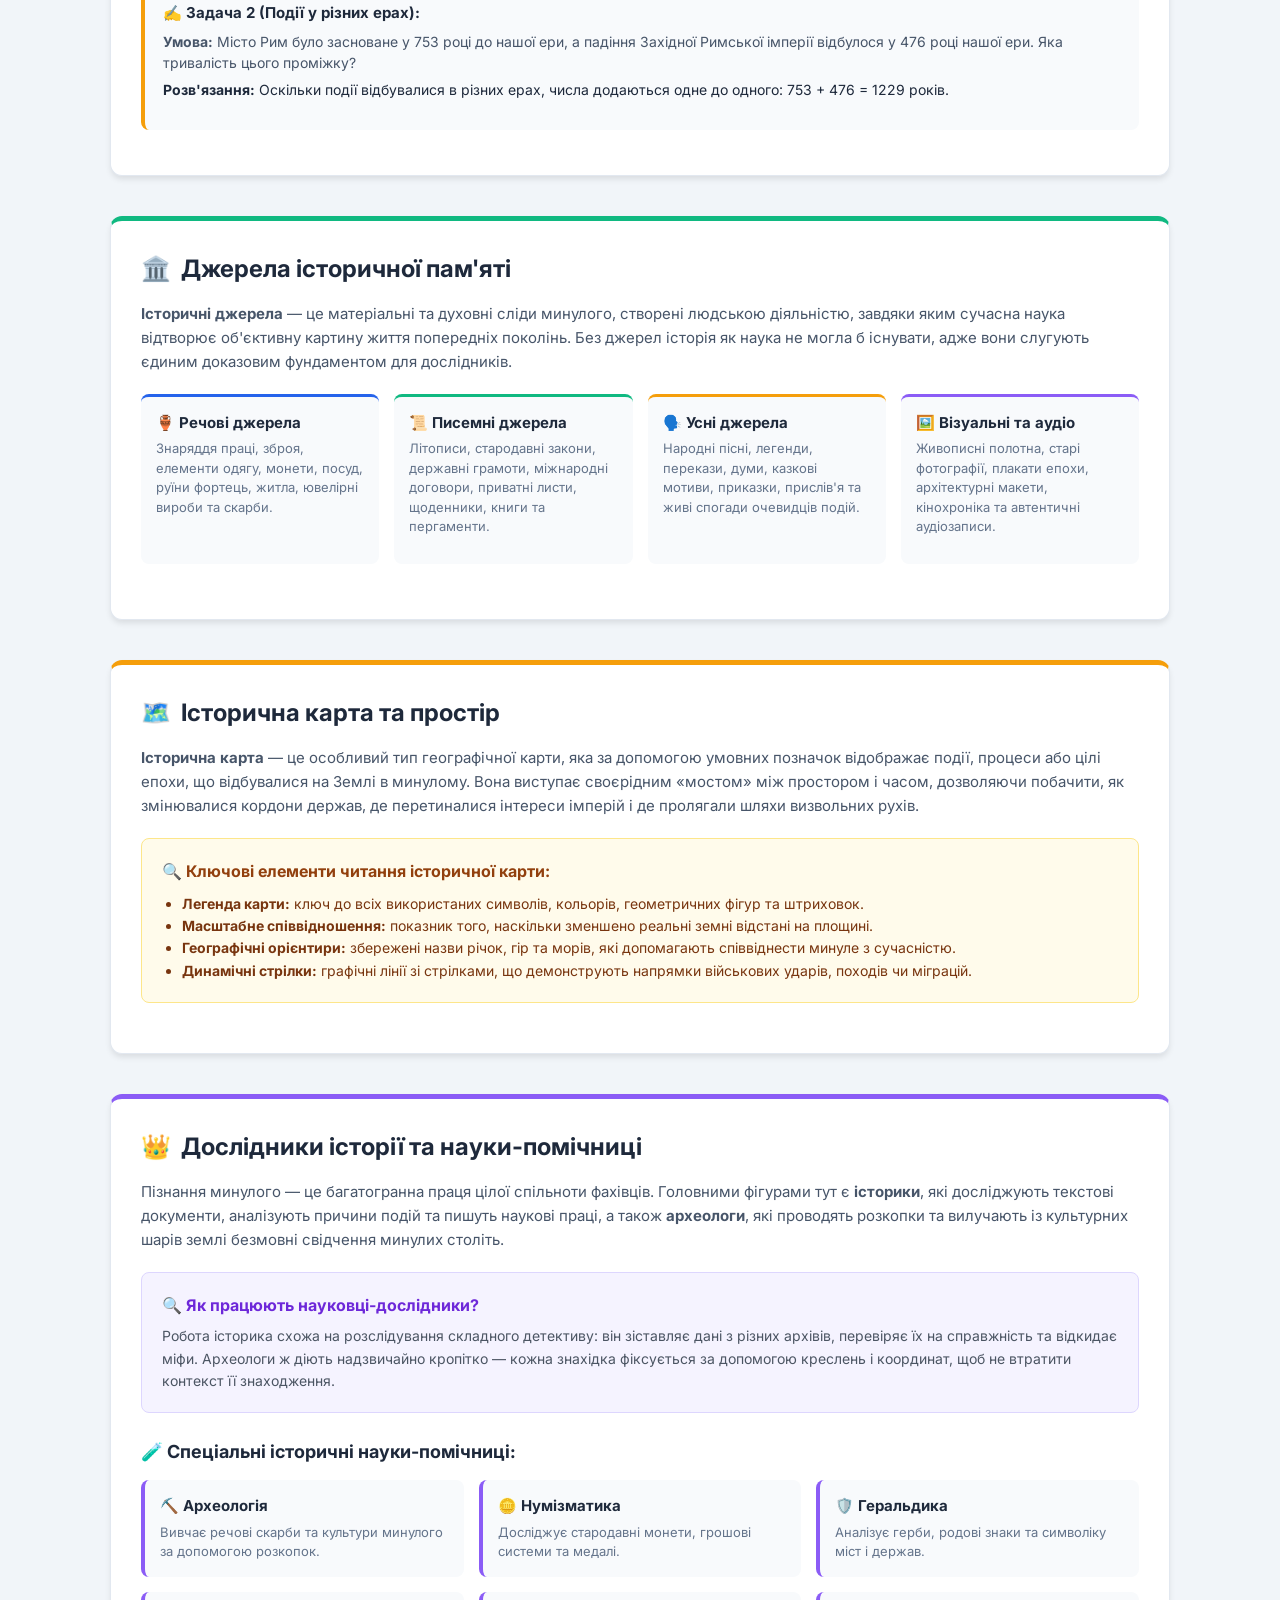
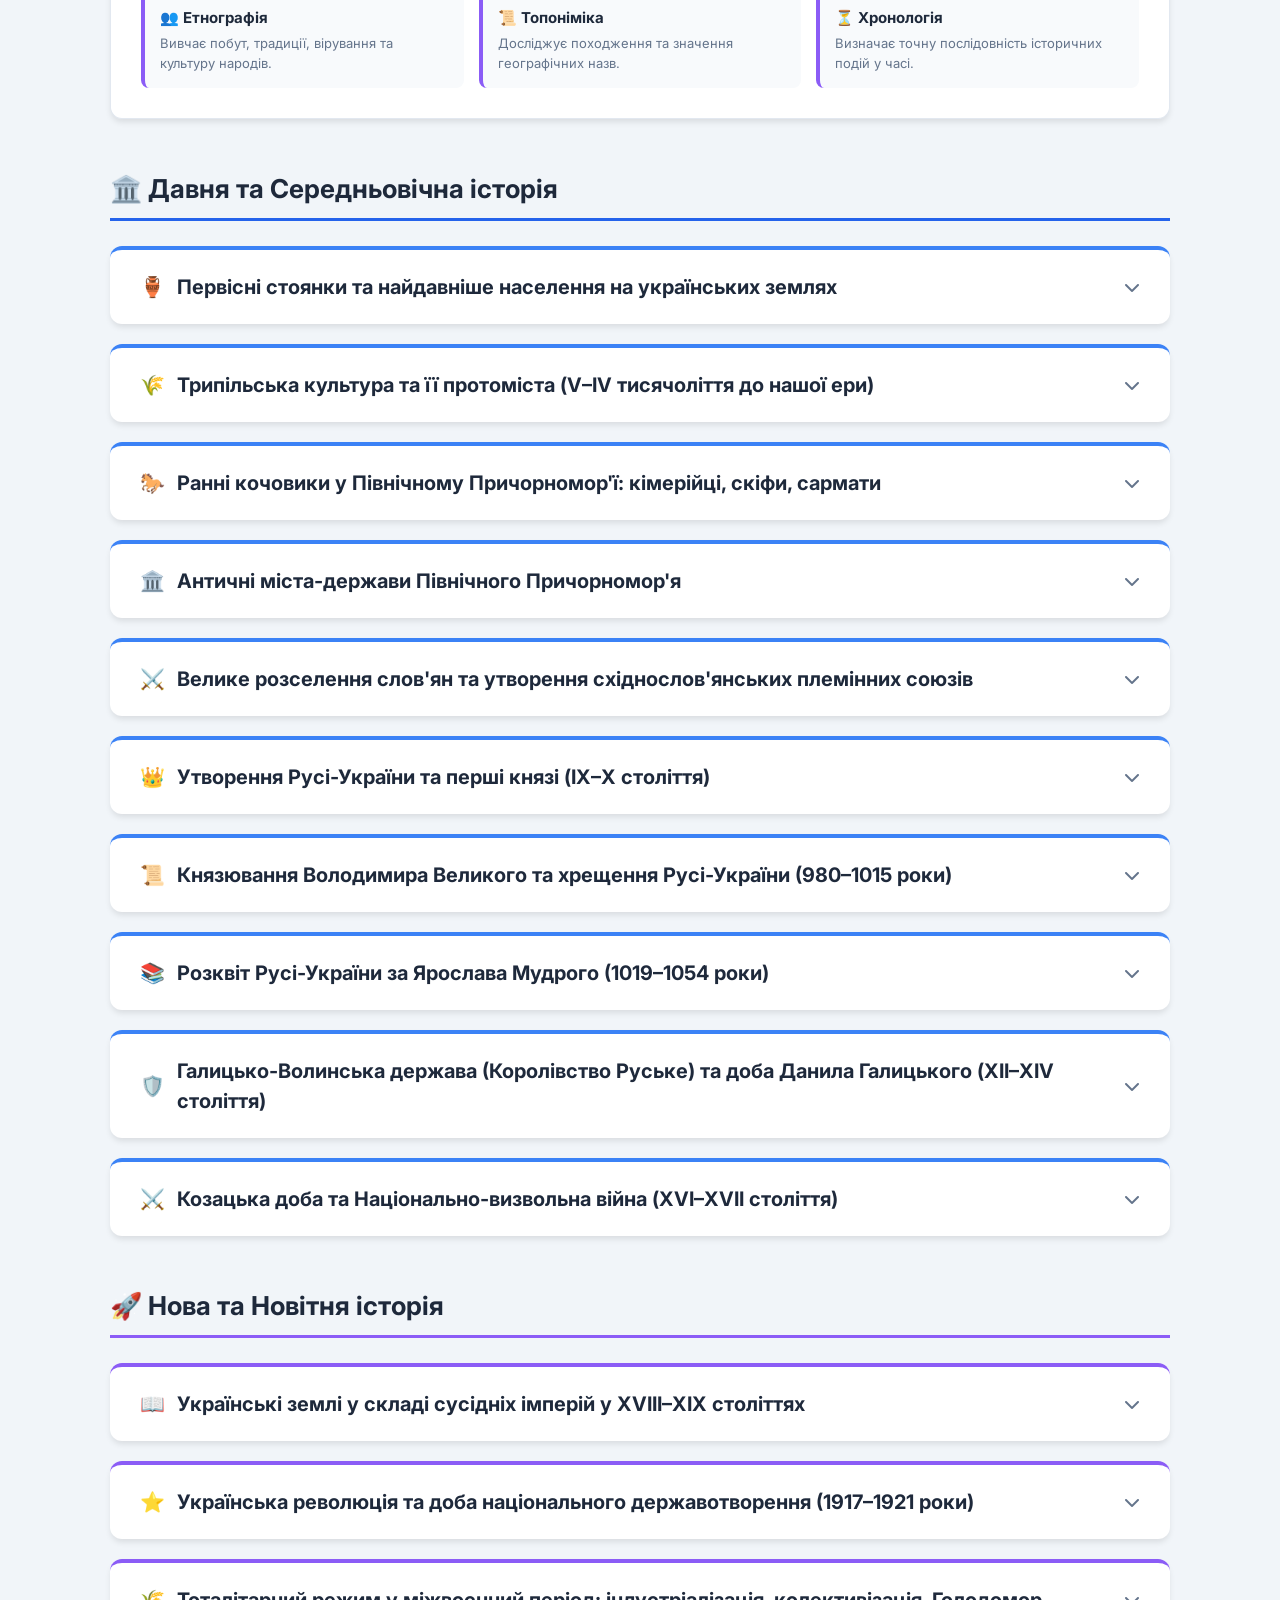
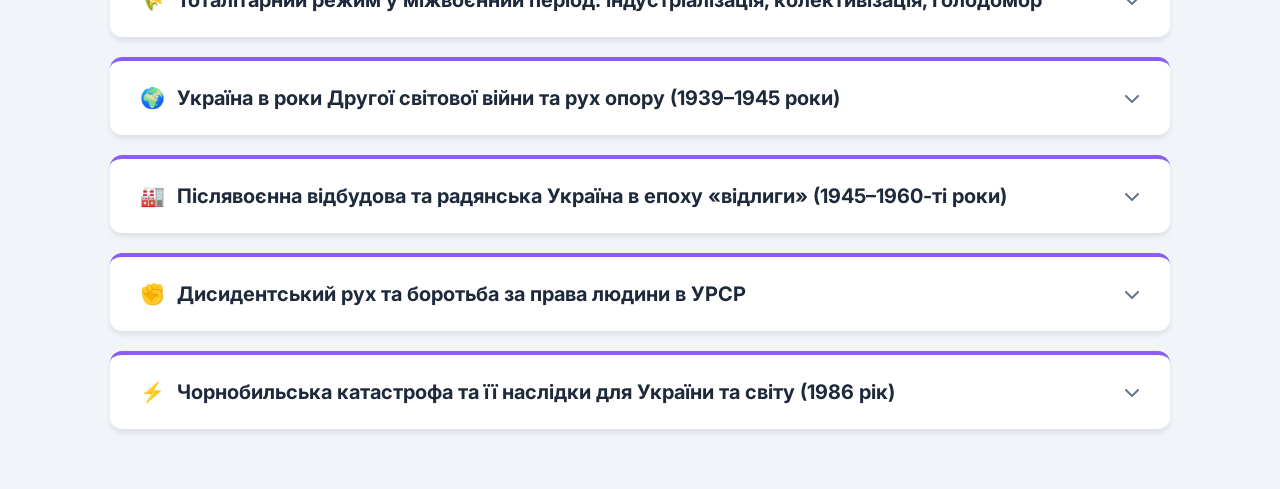
<file: history.html>
<!DOCTYPE html>
<html lang="uk">
<head>
  <meta charset="UTF-8">
  <meta name="viewport" content="width=device-width, initial-scale=1.0">
  <title>Історія — Освітній портал Сергія Мовчана</title>
  <link rel="preconnect" href="https://fonts.googleapis.com">
  <link rel="preconnect" href="https://fonts.gstatic.com" crossorigin>
  <link href="https://fonts.googleapis.com/css2?family=Inter:wght@400;500;600;700;800;900&display=swap" rel="stylesheet">
  <link rel="stylesheet" href="https://cdnjs.cloudflare.com/ajax/libs/font-awesome/6.4.0/css/all.min.css">
  <link rel="stylesheet" href="style.css?v=3">
  <style>
    /* Стилі для інтерактивних панелей (акордеона) */
    .accordion-card {
      background: #ffffff;
      border-radius: 12px;
      box-shadow: 0 4px 6px -1px rgba(0,0,0,0.1);
      margin-bottom: 20px;
      overflow: hidden;
      transition: all 0.3s ease;
    }
    .accordion-header {
      padding: 22px 30px;
      cursor: pointer;
      display: flex;
      align-items: center;
      justify-content: space-between;
      user-select: none;
      transition: background-color 0.2s ease;
    }
    .accordion-header:hover {
      background-color: #f8fafc;
    }
    .accordion-header h3 {
      font-size: 20px;
      color: #1e293b;
      margin: 0;
      display: flex;
      align-items: center;
      gap: 12px;
    }
    .accordion-icon {
      font-size: 16px;
      color: #64748b;
      transition: transform 0.3s ease;
    }
    .accordion-content {
      max-height: 0;
      overflow: hidden;
      transition: max-height 0.4s ease-out, padding 0.4s ease-out;
      padding: 0 30px;
      background: #ffffff;
    }
    .accordion-card.active .accordion-content {
      max-height: 2500px;
      padding: 0 30px 30px 30px;
      transition: max-height 0.6s ease-in, padding 0.4s ease-in;
    }
    .accordion-card.active .accordion-icon {
      transform: rotate(180deg);
      color: #2563eb;
    }
    /* Адаптивний контейнер для відео з YouTube */
    .video-container {
      position: relative;
      padding-bottom: 56.25%;
      height: 0;
      overflow: hidden;
      border-radius: 10px;
      box-shadow: 0 4px 12px rgba(0,0,0,0.15);
      margin-top: 20px;
    }
    .video-container iframe {
      position: absolute;
      top: 0;
      left: 0;
      width: 100%;
      height: 100%;
      border: 0;
    }

    /* Мобільна адаптивність */
    @media (max-width: 600px) {
      .accordion-header {
        padding: 16px 20px;
      }
      .accordion-header h3 {
        font-size: 16px;
      }
      .accordion-content {
        padding: 0 15px;
      }
      .accordion-card.active .accordion-content {
        padding: 0 15px 20px 15px;
      }
    }
  </style>
</head>
<body>

  <!-- Навігаційна шапка -->
  <header>
    <a href="index.html" class="logo-group">
      <img src="logo.png" alt="Логотип Освітній Портал" class="logo-img">
      <div class="logo-text">Історія і географія<span>БЕЗ МЕЖ</span></div>
    </a>
    <nav>
      <ul>
        <li><a href="index.html">Головна</a></li>
        <li><a href="history.html" class="active">Історія</a></li>
        <li><a href="geography.html">Географія</a></li>
        <li><a href="nmt.html">НМТ</a></li>
        <li><a href="methodology.html">Методична скарбничка</a></li>
      </ul>
    </nav>
  </header>

  <!-- Основний контент -->
  <main class="main-container" style="padding: 40px 20px; max-width: 1100px; margin: 0 auto;">
    
    <!-- Великий заголовок по центру -->
    <h1 style="text-align: center; font-size: 36px; font-weight: 800; color: #1e293b; margin-bottom: 10px;">
      📜 Історія: від теорії до захопливих епох
    </h1>
    <p style="color: #64748b; text-align: center; font-size: 16px; margin-bottom: 40px;">
      Пізнаємо минуле — будуємо майбутнє! Навчальні матеріали, глибока теорія, практичні завдання та подорож століттями. Натискайте на теми, щоб розгорнути матеріали.
    </p>

    <!-- БАЗОВІ ТЕОРЕТИЧНІ БЛОКИ -->

    <!-- Тема 1: Що таке історія, історичний час, історичний простір -->
    <div class="info-card" style="border-top: 5px solid #2563eb; padding: 30px; background: #ffffff; border-radius: 12px; box-shadow: 0 4px 6px -1px rgba(0,0,0,0.1); margin-bottom: 40px;">
      <h2 style="font-size: 24px; color: #1e293b; margin-bottom: 15px; display: flex; align-items: center; gap: 10px;">
        <span>⏳</span> Що таке історія, історичний час, історичний простір
      </h2>
      <p style="color: #475569; font-size: 15px; line-height: 1.6; margin-bottom: 20px;">
        <strong>Історія</strong> — це фундаментальна наука, яка вивчає минуле людства у всьому його різноманітті, еволюцію суспільних відносин, закономірності розвитку цивілізацій, видатні події та діяльність окремих особистостей від найдавніших часів до сьогодення. Щоб науково та системно орієнтуватися у безперервному потоці подій, історики використовують базові категорії — <em>історичний час</em> та <em>історичний простір</em>. Вони дозволяють локалізувати будь-яку подію за принципом «де це сталося?» та «коли це сталося?».
      </p>
      <div style="display: grid; grid-template-columns: repeat(auto-fit, minmax(280px, 1fr)); gap: 20px; margin-bottom: 30px;">
        <div style="background: #f8fafc; padding: 20px; border-radius: 8px; border-left: 4px solid #3b82f6;">
          <h3 style="font-size: 16px; color: #1e293b; margin-bottom: 8px;">🗺️ Історичний простір</h3>
          <p style="font-size: 14px; color: #64748b; line-height: 1.5;">Конкретна географічна територія (регіон, держава, континент або весь світ), у межах якої розгорталися історичні процеси, формувалися етноси, відбувалися міграції та взаємодіяли різні культури.</p>
        </div>
        <div style="background: #f8fafc; padding: 20px; border-radius: 8px; border-left: 4px solid #10b981;">
          <h3 style="font-size: 16px; color: #1e293b; margin-bottom: 8px;">⌛ Історичний час</h3>
          <p style="font-size: 14px; color: #64748b; line-height: 1.5;">Неперервна послідовність історичних подій, об'єднана причинно-наслідковими зв'язками. Вимірюється за допомогою спеціальних одиниць: років, десятиліть, століть (віків), тисячоліть та великих епох.</p>
        </div>
      </div>
      <hr style="border: 0; border-top: 1px solid #e2e8f0; margin: 30px 0;">
      <h3 style="font-size: 20px; color: #1e293b; margin-bottom: 15px;">📊 Як влаштована Лінія часу та Ери</h3>
      <p style="font-size: 14px; color: #475569; line-height: 1.6; margin-bottom: 20px;">
        Для зручності відліку часу людство виокремило умовну точку відліку — народження Ісуса Христа. Час, що передував цій події, називається періодом <strong>до нашої ери (до н.е.)</strong>, а час після — <strong>нашою ерою (н.е.)</strong>. Унікальність шкали до нашої ери полягає в тому, що роки відраховуються у зворотному напрямку до нуля (чим більша цифра, тим давніша подія).
      </p>
      <div style="background: #f1f5f9; padding: 25px 15px; border-radius: 10px; margin-bottom: 30px; text-align: center;">
        <div style="font-weight: 700; color: #334155; margin-bottom: 15px;">ХРОНОЛОГІЧНА ШКАЛА (ЛІНІЯ ЧАСУ)</div>
        <div style="display: flex; align-items: center; justify-content: space-between; position: relative; margin: 20px 10px; border-top: 4px solid #2563eb;">
          <div style="position: absolute; left: 0; top: -10px; transform: translateY(-50%); text-align: left;">
            <span style="background: #ef4444; color: white; padding: 4px 8px; border-radius: 4px; font-size: 12px; font-weight: 600;">До н. е.</span>
            <div style="font-size: 12px; color: #64748b; margin-top: 5px;">Час іде назад (← до нуля)</div>
          </div>
          <div style="position: absolute; left: 50%; top: -10px; transform: translate(-50%, -50%); text-align: center;">
            <div style="width: 16px; height: 16px; background: #1e293b; border-radius: 50%; margin: 0 auto 5px auto; border: 2px solid white;"></div>
            <span style="background: #1e293b; color: white; padding: 4px 8px; border-radius: 4px; font-size: 11px; font-weight: 600; white-space: nowrap;">0 рік</span>
          </div>
          <div style="position: absolute; right: 0; top: -10px; transform: translateY(-50%); text-align: right;">
            <span style="background: #10b981; color: white; padding: 4px 8px; border-radius: 4px; font-size: 12px; font-weight: 600;">Наша ера (н.е.)</span>
            <div style="font-size: 12px; color: #64748b; margin-top: 5px;">Час іде вперед (0 → сьогодення)</div>
          </div>
        </div>
        <div style="height: 30px;"></div>
      </div>
      <hr style="border: 0; border-top: 1px solid #e2e8f0; margin: 30px 0;">
      <h3 style="font-size: 20px; color: #1e293b; margin-bottom: 15px;">💡 Золоті правила: Як визначити століття за роком?</h3>
      <div style="display: grid; grid-template-columns: repeat(auto-fit, minmax(280px, 1fr)); gap: 20px; margin-bottom: 25px;">
        <div style="background: #eff6ff; padding: 20px; border-radius: 8px; border: 1px solid #bfdbfe;">
          <h4 style="color: #1d4ed8; margin-bottom: 8px; font-size: 15px;">📌 Правило 1 (Закінчується на два нулі)</h4>
          <p style="font-size: 14px; color: #334155; line-height: 1.5;">Якщо рік закінчується двома нулями, просто відкиньте їх, і ви отримаєте номер століття римськими цифрами (наприклад, 1700 рік — XVII століття).</p>
        </div>
        <div style="background: #eff6ff; padding: 20px; border-radius: 8px; border: 1px solid #bfdbfe;">
          <h4 style="color: #1d4ed8; margin-bottom: 8px; font-size: 15px;">📌 Правило 2 (Не закінчується на нулі)</h4>
          <p style="font-size: 14px; color: #334155; line-height: 1.5;">Якщо в кінці є інші цифри, відкиньте дві останні і до числа, що залишилося, додайте одиницю (+1). Наприклад, 19<b>91</b> рік: відкидаємо 91, залишається 19, додаємо 1 = XX століття.</p>
        </div>
      </div>
      <hr style="border: 0; border-top: 1px solid #e2e8f0; margin: 30px 0;">
      <h3 style="font-size: 20px; color: #1e293b; margin-bottom: 15px;">🧮 Практикум: Розв'язання історичних задач</h3>
      <div style="background: #f8fafc; padding: 18px; border-radius: 8px; margin-bottom: 15px; border-left: 4px solid #f59e0b;">
        <h4 style="font-size: 15px; color: #1e293b; margin-bottom: 6px;">✍️ Задача 1 (В межах однієї ери):</h4>
        <p style="font-size: 14px; color: #475569; margin-bottom: 6px;"><strong>Умова:</strong> Видатну першу друковану книгу «Апостол» Івана Федоровича було видано у 1574 році. Скільки років минуло відтоді до 2026 року?</p>
        <p style="font-size: 14px; color: #1e293b;"><strong>Розв'язання:</strong> Оскільки обидві дати належать до однієї ери, віднімаємо від більшого менше: 2026 - 1574 = 452 роки.</p>
      </div>
      <div style="background: #f8fafc; padding: 18px; border-radius: 8px; margin-bottom: 15px; border-left: 4px solid #f59e0b;">
        <h4 style="font-size: 15px; color: #1e293b; margin-bottom: 6px;">✍️ Задача 2 (Події у різних ерах):</h4>
        <p style="font-size: 14px; color: #475569; margin-bottom: 6px;"><strong>Умова:</strong> Місто Рим було засноване у 753 році до нашої ери, а падіння Західної Римської імперії відбулося у 476 році нашої ери. Яка тривалість цього проміжку?</p>
        <p style="font-size: 14px; color: #1e293b;"><strong>Розв'язання:</strong> Оскільки події відбувалися в різних ерах, числа додаються одне до одного: 753 + 476 = 1229 років.</p>
      </div>
    </div>

    <!-- Тема 2: Джерела історичної пам'яті -->
    <div class="info-card" style="border-top: 5px solid #10b981; padding: 30px; background: #ffffff; border-radius: 12px; box-shadow: 0 4px 6px -1px rgba(0,0,0,0.1); margin-bottom: 40px;">
      <h2 style="font-size: 24px; color: #1e293b; margin-bottom: 15px; display: flex; align-items: center; gap: 10px;">
        <span>🏛️</span> Джерела історичної пам'яті
      </h2>
      <p style="color: #475569; font-size: 15px; line-height: 1.6; margin-bottom: 20px;">
        <strong>Історичні джерела</strong> — це матеріальні та духовні сліди минулого, створені людською діяльністю, завдяки яким сучасна наука відтворює об'єктивну картину життя попередніх поколінь. Без джерел історія як наука не могла б існувати, адже вони слугують єдиним доказовим фундаментом для дослідників.
      </p>
      <div style="display: grid; grid-template-columns: repeat(auto-fit, minmax(220px, 1fr)); gap: 15px; margin-bottom: 25px;">
        <div style="background: #f8fafc; padding: 15px; border-radius: 8px; border-top: 3px solid #2563eb;">
          <h4 style="font-size: 15px; color: #1e293b; margin-bottom: 5px;">🏺 Речові джерела</h4>
          <p style="font-size: 13px; color: #64748b;">Знаряддя праці, зброя, елементи одягу, монети, посуд, руїни фортець, житла, ювелірні вироби та скарби.</p>
        </div>
        <div style="background: #f8fafc; padding: 15px; border-radius: 8px; border-top: 3px solid #10b981;">
          <h4 style="font-size: 15px; color: #1e293b; margin-bottom: 5px;">📜 Писемні джерела</h4>
          <p style="font-size: 13px; color: #64748b;">Літописи, стародавні закони, державні грамоти, міжнародні договори, приватні листи, щоденники, книги та пергаменти.</p>
        </div>
        <div style="background: #f8fafc; padding: 15px; border-radius: 8px; border-top: 3px solid #f59e0b;">
          <h4 style="font-size: 15px; color: #1e293b; margin-bottom: 5px;">🗣️ Усні джерела</h4>
          <p style="font-size: 13px; color: #64748b;">Народні пісні, легенди, перекази, думи, казкові мотиви, приказки, прислів'я та живі спогади очевидців подій.</p>
        </div>
        <div style="background: #f8fafc; padding: 15px; border-radius: 8px; border-top: 3px solid #8b5cf6;">
          <h4 style="font-size: 15px; color: #1e293b; margin-bottom: 5px;">🖼️ Візуальні та аудіо</h4>
          <p style="font-size: 13px; color: #64748b;">Живописні полотна, старі фотографії, плакати епохи, архітектурні макети, кінохроніка та автентичні аудіозаписи.</p>
        </div>
      </div>
    </div>

    <!-- Тема 3: Історична карта та простір -->
    <div class="info-card" style="border-top: 5px solid #f59e0b; padding: 30px; background: #ffffff; border-radius: 12px; box-shadow: 0 4px 6px -1px rgba(0,0,0,0.1); margin-bottom: 40px;">
      <h2 style="font-size: 24px; color: #1e293b; margin-bottom: 15px; display: flex; align-items: center; gap: 10px;">
        <span>🗺️</span> Історична карта та простір
      </h2>
      <p style="color: #475569; font-size: 15px; line-height: 1.6; margin-bottom: 20px;">
        <strong>Історична карта</strong> — це особливий тип географічної карти, яка за допомогою умовних позначок відображає події, процеси або цілі епохи, що відбувалися на Землі в минулому. Вона виступає своєрідним «мостом» між простором і часом, дозволяючи побачити, як змінювалися кордони держав, де перетиналися інтереси імперій і де пролягали шляхи визвольних рухів.
      </p>
      <div style="background: #fffbeb; padding: 20px; border-radius: 8px; border: 1px solid #fde68a; margin-bottom: 20px;">
        <h4 style="color: #92400e; margin-bottom: 10px; font-size: 16px;">🔍 Ключові елементи читання історичної карти:</h4>
        <ul style="margin: 0; padding-left: 20px; font-size: 14px; color: #78350f; line-height: 1.6;">
          <li><strong>Легенда карти:</strong> ключ до всіх використаних символів, кольорів, геометричних фігур та штриховок.</li>
          <li><strong>Масштабне співвідношення:</strong> показник того, наскільки зменшено реальні земні відстані на площині.</li>
          <li><strong>Географічні орієнтири:</strong> збережені назви річок, гір та морів, які допомагають співвіднести минуле з сучасністю.</li>
          <li><strong>Динамічні стрілки:</strong> графічні лінії зі стрілками, що демонструють напрямки військових ударів, походів чи міграцій.</li>
        </ul>
      </div>
    </div>

    <!-- Тема 4: Дослідники історії та науки-помічниці -->
    <div class="info-card" style="border-top: 5px solid #8b5cf6; padding: 30px; background: #ffffff; border-radius: 12px; box-shadow: 0 4px 6px -1px rgba(0,0,0,0.1); margin-bottom: 40px;">
      <h2 style="font-size: 24px; color: #1e293b; margin-bottom: 15px; display: flex; align-items: center; gap: 10px;">
        <span>👑</span> Дослідники історії та науки-помічниці
      </h2>
      <p style="color: #475569; font-size: 15px; line-height: 1.6; margin-bottom: 20px;">
        Пізнання минулого — це багатогранна праця цілої спільноти фахівців. Головними фігурами тут є <strong>історики</strong>, які досліджують текстові документи, аналізують причини подій та пишуть наукові праці, а також <strong>археологи</strong>, які проводять розкопки та вилучають із культурних шарів землі безмовні свідчення минулих століть.
      </p>
      <div style="background: #f5f3ff; padding: 20px; border-radius: 8px; border: 1px solid #ddd6fe; margin-bottom: 25px;">
        <h4 style="color: #6d28d9; margin-bottom: 8px; font-size: 16px;">🔍 Як працюють науковці-дослідники?</h4>
        <p style="font-size: 14px; color: #4b5563; line-height: 1.6; margin: 0;">
          Робота історика схожа на розслідування складного детективу: він зіставляє дані з різних архівів, перевіряє їх на справжність та відкидає міфи. Археологи ж діють надзвичайно кропітко — кожна знахідка фіксується за допомогою креслень і координат, щоб не втратити контекст її знаходження.
        </p>
      </div>
      <h3 style="font-size: 18px; color: #1e293b; margin-bottom: 15px;">🧪 Спеціальні історичні науки-помічниці:</h3>
      <div style="display: grid; grid-template-columns: repeat(auto-fit, minmax(260px, 1fr)); gap: 15px;">
        <div style="background: #f8fafc; padding: 15px; border-radius: 8px; border-left: 4px solid #8b5cf6;">
          <h4 style="font-size: 15px; color: #1e293b; margin-bottom: 5px;">⛏️ Археологія</h4>
          <p style="font-size: 13px; color: #64748b; margin: 0;">Вивчає речові скарби та культури минулого за допомогою розкопок.</p>
        </div>
        <div style="background: #f8fafc; padding: 15px; border-radius: 8px; border-left: 4px solid #8b5cf6;">
          <h4 style="font-size: 15px; color: #1e293b; margin-bottom: 5px;">🪙 Нумізматика</h4>
          <p style="font-size: 13px; color: #64748b; margin: 0;">Досліджує стародавні монети, грошові системи та медалі.</p>
        </div>
        <div style="background: #f8fafc; padding: 15px; border-radius: 8px; border-left: 4px solid #8b5cf6;">
          <h4 style="font-size: 15px; color: #1e293b; margin-bottom: 5px;">🛡️ Геральдика</h4>
          <p style="font-size: 13px; color: #64748b; margin: 0;">Аналізує герби, родові знаки та символіку міст і держав.</p>
        </div>
        <div style="background: #f8fafc; padding: 15px; border-radius: 8px; border-left: 4px solid #8b5cf6;">
          <h4 style="font-size: 15px; color: #1e293b; margin-bottom: 5px;">👥 Етнографія</h4>
          <p style="font-size: 13px; color: #64748b; margin: 0;">Вивчає побут, традиції, вірування та культуру народів.</p>
        </div>
        <div style="background: #f8fafc; padding: 15px; border-radius: 8px; border-left: 4px solid #8b5cf6;">
          <h4 style="font-size: 15px; color: #1e293b; margin-bottom: 5px;">📜 Топоніміка</h4>
          <p style="font-size: 13px; color: #64748b; margin: 0;">Досліджує походження та значення географічних назв.</p>
        </div>
        <div style="background: #f8fafc; padding: 15px; border-radius: 8px; border-left: 4px solid #8b5cf6;">
          <h4 style="font-size: 15px; color: #1e293b; margin-bottom: 5px;">⏳ Хронологія</h4>
          <p style="font-size: 13px; color: #64748b; margin: 0;">Визначає точну послідовність історичних подій у часі.</p>
        </div>
      </div>
    </div>


    <!-- ========================================== -->
    <!-- РОЗДІЛ І: ДАВНЯ ТА СЕРЕДНЬОВІЧНА ІСТОРІЯ (10 тем) -->
    <!-- ========================================== -->
    <div style="margin: 50px 0 25px 0;">
      <h2 style="font-size: 26px; color: #1e293b; border-bottom: 3px solid #2563eb; padding-bottom: 10px;">
        🏛️ Давня та Середньовічна історія
      </h2>
    </div>

    <!-- Тема 1 -->
    <div class="accordion-card" style="border-top: 4px solid #3b82f6;">
      <div class="accordion-header" onclick="toggleAccordion(this)">
        <h3><span>🏺</span> Первісні стоянки та найдавніше населення на українських землях</h3>
        <i class="fa-solid fa-chevron-down accordion-icon"></i>
      </div>
      <div class="accordion-content">
        <p style="color: #475569; font-size: 15px; line-height: 1.6; margin-top: 0;">
          Захоплива мандрівка у найдавніші епохи українських земель розпочинається з появою перших людських колективів у період раннього палеоліту. Дослідження унікальної багатошарової стоянки поблизу села Королево на Закарпатті переконливо доводять проживання архантропів на цих територіях понад 1 мільйон років тому, що робить українські землі одним із найдавніших осередків розселення людини у Європі. Подальший розвиток супроводжувався появою мустьєрських стоянок та розквітом пізньопалеолітичних поселень, серед яких всесвітньо відомими є Кирилівська стоянка в Києві та унікальне мисливське поселення в селі Межиріч на Черкащині. У Межиричах давні люди зводили монументальні житла з кісток мамонтів, що свідчит про високий ступінь адаптації до суворих умов льодовикового періоду, колективну організацію праці, зачатки архітектури та складний духовний світ наших предків.
        </p>

        <!-- Вставлений відеоурок YouTube -->
        <div class="video-container">
          <iframe 
            src="https://www.youtube.com/embed/7gfUl8bTy3U" 
            title="Основні стоянки та пам'ятки первісних людей на території України" 
            loading="lazy"
            allow="accelerometer; autoplay; clipboard-write; encrypted-media; gyroscope; picture-in-picture; web-share" 
            allowfullscreen>
          </iframe>
        </div>
      </div>
    </div>

    <!-- Тема 2 -->
    <div class="accordion-card" style="border-top: 4px solid #3b82f6;">
      <div class="accordion-header" onclick="toggleAccordion(this)">
        <h3><span>🌾</span> Трипільська культура та її протоміста (V–IV тисячоліття до нашої ери)</h3>
        <i class="fa-solid fa-chevron-down accordion-icon"></i>
      </div>
      <div class="accordion-content">
        <p style="color: #475569; font-size: 15px; line-height: 1.6; margin-top: 0;">
          Трипільська культура є однією з найяскравіших і найзагадковіших землеробських цивілізацій епохи енеоліту (мідно-кам'яного віку), яка розквітла у V–IV тисячоліттях до нашої ери на межиріччі Дніпра і Дністра. Носії цієї культури створили унікальну високорозвинену цивілізацію, яка набагато випередила свій час завдяки появі небачених за масштабами протоміст-гігантів, таких як Майданецьке, Тальянки чи Доброводи на Черкащині, де населення сягало від 10 до 20 тисяч осіб. Трипільці досконало володіли мистецтвом обробки міді, будували складні дво- та триповерхові житла з дерев'яним каркасом і глиняною обмазкою, практикували масове спалення поселень раз на кілька десятиліть і залишили по собі видатні зразки керамічного мистецтва. Їхній розписний посуд із зображенням спіральних орнаментів, антропоморфні та зооморфні статуетки відображають глибоку міфологічну систему, аграрний календар і культ Великої Матері-Землі.
        </p>

        <!-- Вставлений відеоурок YouTube -->
        <div class="video-container">
          <iframe 
            src="https://www.youtube.com/embed/N2xe1p4UrJQ" 
            title="Трипільська культура та її протоміста" 
            loading="lazy"
            allow="accelerometer; autoplay; clipboard-write; encrypted-media; gyroscope; picture-in-picture; web-share" 
            allowfullscreen>
          </iframe>
        </div>
      </div>
    </div>

    <!-- Тема 3 -->
    <div class="accordion-card" style="border-top: 4px solid #3b82f6;">
      <div class="accordion-header" onclick="toggleAccordion(this)">
        <h3><span>🐎</span> Ранні кочовики у Північному Причорномор'ї: кімерійці, скіфи, сармати</h3>
        <i class="fa-solid fa-chevron-down accordion-icon"></i>
      </div>
      <div class="accordion-content">
        <p style="color: #475569; font-size: 15px; line-height: 1.6; margin-top: 0;">
          Протягом цілого тисячоліття (від початку І тисячоліття до н. е. до перших століть нашої ери) українські степи відігравали роль глобального транзитного коридору, де змінювалися потужні й войовничі об'єднання кочових племен. Першим народом Північного Причорномор'я, чиє ім'я зафіксували писемні джерела (зокрема античні автори та Біблія), були кімерійці, які славилися майстерним кінним військовим мистецтвом та ранньою металургією заліза. Згодом їх витіснили скіфи, які створили могутьнє об'єднання — Велику Скіфію. Скіфи вели активну торгівлю з грецькими колоніями, воювали з перським царем Дарієм I та залишили по собі величні кургани-цар-могили з незліченними скарбами, серед яких всесвітньо відома золота пектораль із кургану Товста Могила. На зміну скіфам у III столітті до нашої ери прийшли сармати, які принесли з собой нові військові традиції, високий статус жінок у племінній ієрархії та унікальний «звіриний» стиль ювелірного мистецтва.
        </p>

        <!-- Вставлений відеоурок YouTube -->
        <div class="video-container">
          <iframe 
            src="https://www.youtube.com/embed/g4wr_Kq_wic" 
            title="Кіммерійці, скіфи, сармати" 
            loading="lazy"
            allow="accelerometer; autoplay; clipboard-write; encrypted-media; gyroscope; picture-in-picture; web-share" 
            allowfullscreen>
          </iframe>
        </div>
      </div>
    </div>

    <!-- Тема 4 -->
    <div class="accordion-card" style="border-top: 4px solid #3b82f6;">
      <div class="accordion-header" onclick="toggleAccordion(this)">
        <h3><span>🏛️</span> Античні міста-держави Північного Причорномор'я</h3>
        <i class="fa-solid fa-chevron-down accordion-icon"></i>
      </div>
      <div class="accordion-content">
        <p style="color: #475569; font-size: 15px; line-height: 1.6; margin-top: 0;">
          У період із VII по VI століття до нашої ери у результаті масштабної грецької колонізації на узбережжі Чорного та Азовського морів виникли видатні античні міста-поліси, які стали форпостами еллінської цивілізації на українських землях. Найбільшими центрами стали Тіра (у гирлі Дністра), Ольвія (на Буго-Дніпровському лимані), Херсонес (на території сучасного Севастополя), Феодосія та Пантікапей (на Керченському півострові), який згодом очолив потужне Боспорське царство. Ці міста жили за законами класичної грецької демократії чи олігархії, вели інтенсивну торгівлю зерном, вином і рибою з місцевими племенами, карбували власні золоті та мідні монети, розвивали театр, архітектуру та писемність. Взаємодія античних міст із місцевим скіфсько-сарматським та пізніше слов'янським населенням сприяла взаємозбагаченню культур та інтеграції українського регіону в європейський античний простір.
        </p>

        <!-- Вставлений відеоурок YouTube -->
        <div class="video-container">
          <iframe 
            src="https://www.youtube.com/embed/YaZhs6FfAO8" 
            title="Античні міста-держави Північного Причорномор'я. Боспорське царство" 
            loading="lazy"
            allow="accelerometer; autoplay; clipboard-write; encrypted-media; gyroscope; picture-in-picture; web-share" 
            allowfullscreen>
          </iframe>
        </div>
      </div>
    </div>

    <!-- Тема 5 -->
    <div class="accordion-card" style="border-top: 4px solid #3b82f6;">
      <div class="accordion-header" onclick="toggleAccordion(this)">
        <h3><span>⚔️</span> Велике розселення слов'ян та утворення східнослов'янських племінних союзів</h3>
        <i class="fa-solid fa-chevron-down accordion-icon"></i>
      </div>
      <div class="accordion-content">
        <p style="color: #475569; font-size: 15px; line-height: 1.6; margin-top: 0;">
          Епоха Великого переселення народів у IV–VII століттях докорінно змінила етнічну карту Європи та стала ключовим етапом у процесі формування слов'янських народів. Виділившись із єдиного германо-балтсько-слов'янського масиву, праслов'янські племена (склавини та анти) розпочали активне розселення Центральною, Східною та Південною Європою. На території сучасної України цей процес привів до консолідації та утворення потужних східнослов'янських племінних союзів, які детально описані в літописах: поляни (що мешкали навколо Києва), древляни, сіверяни, волиняни (дуліби), хорвати, тиверці та уличі. Основу їхнього господарства становило орне землеробство, скотарство, мисливство, бортництво та численні ремесла. Вони створювали укріплені городища та племінні центри, які згодом трансформувалися в міста, ставши безпосереднім фундаментом для створення майбутньої середньовічної державності.
        </p>

        <!-- Вставлений відеоурок YouTube -->
        <div class="video-container">
          <iframe 
            src="https://www.youtube.com/embed/XsNs1CVMWP4" 
            title="16. Велике розселення слов'ян" 
            loading="lazy"
            allow="accelerometer; autoplay; clipboard-write; encrypted-media; gyroscope; picture-in-picture; web-share" 
            allowfullscreen>
          </iframe>
        </div>
      </div>
    </div>

    <!-- Тема 6 -->
    <div class="accordion-card" style="border-top: 4px solid #3b82f6;">
      <div class="accordion-header" onclick="toggleAccordion(this)">
        <h3><span>👑</span> Утворення Русі-України та перші князі (IX–X століття)</h3>
        <i class="fa-solid fa-chevron-down accordion-icon"></i>
      </div>
      <div class="accordion-content">
        <p style="color: #475569; font-size: 15px; line-height: 1.6; margin-top: 0;">
          Процес утворення давньоруської державності був тривалою еволюцією об'єднання східнослов'янських земель навколо київського політичного центру. Завдяки вигідному географічному положенню на трансконтинентальному торговельному шляху «з варяг у греки», Київ перетворився на центр притягання для навколишніх племен. Перші князі — Аскольд, Олег Віщий, Ігор та мудра княгиня Ольга — заклали підвалини військової та політичної могутності держави. Княгиня Ольга після трагічної загибелі чоловіка провела першу в історії країни системну адміністративну реформу: ліквідувала племінну автономію древлян, встановила чіткі норми збору данини («уроки») та визначила місця її надходження («погости»). Її історичний візит до Константинополя та прийняття християнства підкреслили європейський вектор розвитку руської еліти й підготували ґрунт для остаточної християнізації всього суспільства.
        </p>

        <!-- Вставлений відеоурок YouTube -->
        <div class="video-container">
          <iframe 
            src="https://www.youtube.com/embed/S2VlYh_laRY" 
            title="ПЕРШІ КНЯЗІ РУСІ: Рюрик, Олег, Ігор. Між легендою та історією" 
            loading="lazy"
            allow="accelerometer; autoplay; clipboard-write; encrypted-media; gyroscope; picture-in-picture; web-share" 
            allowfullscreen>
          </iframe>
        </div>
      </div>
    </div>

    <!-- Тема 7 -->
    <div class="accordion-card" style="border-top: 4px solid #3b82f6;">
      <div class="accordion-header" onclick="toggleAccordion(this)">
        <h3><span>📜</span> Князювання Володимира Великого та хрещення Русі-України (980–1015 роки)</h3>
        <i class="fa-solid fa-chevron-down accordion-icon"></i>
      </div>
      <div class="accordion-content">
        <p style="color: #475569; font-size: 15px; line-height: 1.6; margin-top: 0;">
          Доба правління князя Володимира Великого стала періодом грандіозних державотворчих реформ, які назавжди змінили цивілізаційний код східнослов'янського світу. Володимир успішно завершив об'єднання всіх східнослов'янських земель у єдині кордони, розбудував потужну систему оборонних рубежів (Змієві вали) для захисту від нападів печенігів та розпочав карбування перших руських монет — златників і срібників із зображенням тризуба. Однак найважливішим кроком стало прийняття християнства у <strong>988 році</strong> як державної релігії. Цей цивілізаційний вибір вивів Русь-Україну на один рівень із провідними європейськими монархіями, уможливив рівноправні династичні зв'язкі, дав потужний поштовх розвитку кам'яної архітектури (спорудження Десятинної церкви), писемності, шкільної освіти та створення перших писемних пам'яток.
        </p>

        <!-- Вставлений відеоурок YouTube -->
        <div class="video-container">
          <iframe 
            src="https://www.youtube.com/embed/g9JMI_8fXs0" 
            title="Князювання Володимира Великого та хрещення Русі" 
            loading="lazy"
            allow="accelerometer; autoplay; clipboard-write; encrypted-media; gyroscope; picture-in-picture; web-share" 
            allowfullscreen>
          </iframe>
        </div>
      </div>
    </div>

    <!-- Тема 8 -->
    <div class="accordion-card" style="border-top: 4px solid #3b82f6;">
      <div class="accordion-header" onclick="toggleAccordion(this)">
        <h3><span>📚</span> Розквіт Русі-України за Ярослава Мудрого (1019–1054 роки)</h3>
        <i class="fa-solid fa-chevron-down accordion-icon"></i>
      </div>
      <div class="accordion-content">
        <p style="color: #475569; font-size: 15px; line-height: 1.6; margin-top: 0;">
          Період правління Ярослава Мудрого заслужено вважається «золотим віком» Русі-України, коли держава досягла максимального територіального розширення, економічного піднесення та небаченого міжнародного авторитету. Ярослав остаточно розгромив печенізькі племена у 1036 році під стінами Києва, на честь чого звів величний Софійський собор — шедевр світової архітектури та монументального живопису. Він дбав про поширення освіти, заснував першу державну бібліотеку при Софійському соборі та сприяв упорядкуванню першого зводу законів «Руська Правда», який захищав права вільних людей і регулював суспільні відносини. Завдяки шлюбній дипломатії самого князя та його дітей (Анна Ярославна стала королевою Франції), Русь-Україна стала повноправним центром європейської політики, а сам Київ суперничав у багатстві та величі з Константинополем.
        </p>

        <!-- Вставлений відеоурок YouTube -->
        <div class="video-container">
          <iframe 
            src="https://www.youtube.com/embed/NKXqpoa03zc" 
            title="Розквіт Русі-України за Ярослава Мудрого" 
            loading="lazy"
            allow="accelerometer; autoplay; clipboard-write; encrypted-media; gyroscope; picture-in-picture; web-share" 
            allowfullscreen>
          </iframe>
        </div>
      </div>
    </div>

    <!-- Тема 9 -->
    <div class="accordion-card" style="border-top: 4px solid #3b82f6;">
      <div class="accordion-header" onclick="toggleAccordion(this)">
        <h3><span>🛡️</span> Галицько-Волинська держава (Королівство Руське) та доба Данила Галицького (XII–XIV століття)</h3>
        <i class="fa-solid fa-chevron-down accordion-icon"></i>
      </div>
      <div class="accordion-content">
        <p style="color: #475569; font-size: 15px; line-height: 1.6; margin-top: 0;">
          Після розпаду Русі-України на окремі удільні князівства саме західні землі — Галичина та Волинь — зуміли об'єднатися в потужну Галицько-Волинську державу (Королівство Руське), яка стала прямою спадкоємицею руських традицій та державності. В умовах страшної монгольської навали середини XIII століття, яка знищила більшість руських земель, князь <strong>Данило Галицький</strong> проявив себе як геніальний політичний стратег і полководець. Він подолав внутрішню опозицію бояр, відновив єдність країни, заснував чимало нових міст (зокрема Львів) та обрав прозахідний політичний вектор. Його історична коронація у <strong>1253 році</strong> в місті Дорогочині папським легатом наголосила на європейському статусі держави, перетворивши її на Королівство Руське, яке відігравало ключову роль у геополітиці Східної та Центральної Європи.
        </p>

        <!-- Вставлений відеоурок YouTube -->
        <div class="video-container">
          <iframe 
            src="https://www.youtube.com/embed/UphjfSIFYc4" 
            title="КОРОЛІВСТВО РУСЬКЕ: Данило Галицький, боротьба з Ордою та розквіт держави" 
            loading="lazy"
            allow="accelerometer; autoplay; clipboard-write; encrypted-media; gyroscope; picture-in-picture; web-share" 
            allowfullscreen>
          </iframe>
        </div>
      </div>
    </div>

    <!-- Тема 10 -->
    <div class="accordion-card" style="border-top: 4px solid #3b82f6;">
      <div class="accordion-header" onclick="toggleAccordion(this)">
        <h3><span>⚔️</span> Козацька доба та Національно-визвольна війна (XVI–XVII століття)</h3>
        <i class="fa-solid fa-chevron-down accordion-icon"></i>
      </div>
      <div class="accordion-content">
        <p style="color: #475569; font-size: 15px; line-height: 1.6; margin-top: 0;">
          Козацька доба — це один із найгероїчніших і найвизначніших періодів української історії, пов'язаний із зародженням козацтва на Дикому Полі та створенням легендарної Запорозької Січі як неперевершеного зразка військової демократії. В умовах жорстокого соціального, національного та релігійного гноблення з боку Речі Посполитої український народ піднявся на боротьбу. Кульмінацією цього процесу стала Національно-визвольна війна <strong>1648–1657 років</strong> під проводом видатного гетьмана і полководця <strong>Богдана Хмельницького</strong>. Серія блискучих перемог козацького війська у битві під Жовтими Водами, Корсунем, Пилявцями та Зборовом призвела до руйнування старого польсько-шляхетського порядку та народження нової суверенної української козацької держави — Війська Запорозького (Гетьманщини), яка мала власну територію, армію, судочинство та дипломатичний корпус.
        </p>

        <!-- Вставлений відеоурок YouTube -->
        <div class="video-container">
          <iframe 
            src="https://www.youtube.com/embed/55NzhWqRx0I" 
            title="Усе про козаків для НМТ з історії" 
            loading="lazy"
            allow="accelerometer; autoplay; clipboard-write; encrypted-media; gyroscope; picture-in-picture; web-share" 
            allowfullscreen>
          </iframe>
        </div>
      </div>
    </div>


    <!-- ========================================== -->
    <!-- РОЗДІЛ ІІ: НОВА ТА НОВІТНЯ ІСТОРІЯ (10 тем) -->
    <!-- ========================================== -->
    <div style="margin: 50px 0 25px 0;">
      <h2 style="font-size: 26px; color: #1e293b; border-bottom: 3px solid #8b5cf6; padding-bottom: 10px;">
        🚀 Нова та Новітня історія
      </h2>
    </div>

    <!-- Тема 1 -->
    <div class="accordion-card" style="border-top: 4px solid #8b5cf6;">
      <div class="accordion-header" onclick="toggleAccordion(this)">
        <h3><span>📖</span> Українські землі у складі сусідніх імперій у XVIII–XIX століттях</h3>
        <i class="fa-solid fa-chevron-down accordion-icon"></i>
      </div>
      <div class="accordion-content">
        <p style="color: #475569; font-size: 15px; line-height: 1.6; margin-top: 0;">
          Драматична епоха XVIII–XIX століть позначена втратою української державності та остаточним розділом українських територій між двома могутьніми імперіями — Російською та Австрійською (згодом Австро-Угорською). Російське самодержавство поступово ліквідувало козацьку автономію, запровадило жорстоке кріпацтво на Лівобережжі та Слобожанщині й остаточно зруйнувало Запорозьку Січ за наказом імператриці Катерини II у 1775 році. На західноукраїнських землях під владою Габсбургів ситуація також супроводжувалася національним гнітом, проте тут у першій половині XIX століття розпочалося національне відродження (діяльність «Руської трійці» на чолі з Маркіяном Шашкевичем). У підросійській Україні символом духовного прозріння нації стала творчість геніального поета і пророка <strong>Тараса Шевченка</strong>, чий безсмертний «Кобзар» пробудив історичну пам'ять українців і заклав незламний фундамент для сучасної національної ідентичності.
        </p>
      </div>
    </div>

    <!-- Тема 2 -->
    <div class="accordion-card" style="border-top: 4px solid #8b5cf6;">
      <div class="accordion-header" onclick="toggleAccordion(this)">
        <h3><span>⭐</span> Українська революція та доба національного державотворення (1917–1921 роки)</h3>
        <i class="fa-solid fa-chevron-down accordion-icon"></i>
      </div>
      <div class="accordion-content">
        <p style="color: #475569; font-size: 15px; line-height: 1.6; margin-top: 0;">
          Українська революція 1917–1921 років стала грандіозним сплеском національно-визвольної боротьби, спричиненим падінням Російської та Австро-Угорської імперій під час Першої світової війни. У березні 1917 року в Києві було створено Українську Центральну Раду на чолі з видатним істориком Михайлом Грушевським, яка пройшла шлях від вимог національно-культурної автономії до проголошення повної незалежності <strong>Української Народної Республіки (УНР)</strong> Четвертим Універсалом у січні 1918 року. Цей період охоплює драматичні сторінки державотворення: героїчний чин українського студентства під Крутами у боротьбі проти більшовицької агресії, консервативну гетьманську державу Павла Скоропадського, соборницьке об'єднання УНР і ЗУНР у січні 1919 року та запеклу збройну боротьбу Директорії проти численних ворогів в умовах міжнародної ізоляції та військової поразки.
        </p>
      </div>
    </div>

    <!-- Тема 3 -->
    <div class="accordion-card" style="border-top: 4px solid #8b5cf6;">
      <div class="accordion-header" onclick="toggleAccordion(this)">
        <h3><span>🌾</span> Тоталітарний режим у міжвоєнний період: індустріалізація, колективізація, Голодомор</h3>
        <i class="fa-solid fa-chevron-down accordion-icon"></i>
      </div>
      <div class="accordion-content">
        <p style="color: #475569; font-size: 15px; line-height: 1.6; margin-top: 0;">
          У міжвоєнний період радянська Україна опинилася під владою жорстокого сталінського тоталітарного режиму, який здійснив корінну ломку традиційного устрою життя українського суспільства. Політика коренізації та «українізації» 1920-х років була згорнута, а натомість розпочалися масові репресії проти української інтелігенції, що увійшли в історію як доба «розстріляного відродження». Форсована індустріалізація супроводжувалася надзвичайною експлуатацією людських ресурсів, але найбільшою трагедією стала насильницька колективізація сільського господарства. Вона призвела до штучно організованого комуністичним режимом <strong>Голодомору 1932–1933 років</strong> — страшного геноциду українського народу, внаслідок якого голодною смертю загинули мільйони безвинних селян, що стало найбільшою гуманітарною катастрофою в нашій історії.
        </p>
      </div>
    </div>

    <!-- Тема 4 -->
    <div class="accordion-card" style="border-top: 4px solid #8b5cf6;">
      <div class="accordion-header" onclick="toggleAccordion(this)">
        <h3><span>🌍</span> Україна в роки Другої світової війни та рух опору (1939–1945 роки)</h3>
        <i class="fa-solid fa-chevron-down accordion-icon"></i>
      </div>
      <div class="accordion-content">
        <p style="color: #475569; font-size: 15px; line-height: 1.6; margin-top: 0;">
          Друга світова війна стала найстрашнішим випробуванням для українського народу, адже українські землі перетворилися на головне поле кривавого зіткнення двох найдеструктивніших тоталітарних диктатур світу — нацистської Німеччини та сталінського СРСР. Війна принесла колосальні руйнування міст і сіл, масові страти мирного населення, Голокост (знищення єврейського народу), примусове вивезення молоді на каторжні роботи до Німеччини (остарбайтери) та мільйонні втрати на фронтах. В умовах подвійної окупації розгорнувся небачений за масштабами рух опору: українці воювали в лавах Червоної армії, створювали потужні підрозділи Української повстанської армії (УПА), вели підпільну боротьбу ОУН та діяли в радянських партизанських з'єднаннях. Зробивши вирішальний внесок у розгром нацизму, Україна заплатила за це життям кожного п'ятого свого мешканця.
        </p>
      </div>
    </div>

    <!-- Тема 5 -->
    <div class="accordion-card" style="border-top: 4px solid #8b5cf6;">
      <div class="accordion-header" onclick="toggleAccordion(this)">
        <h3><span>🏭</span> Післявоєнна відбудова та радянська Україна в епоху «відлиги» (1945–1960-ті роки)</h3>
        <i class="fa-solid fa-chevron-down accordion-icon"></i>
      </div>
      <div class="accordion-content">
        <p style="color: #475569; font-size: 15px; line-height: 1.6; margin-top: 0;">
          Після завершення бойових дій радянська Україна розпочала складний процес відновлення зруйнованої економіки в умовах збереження жорсткого ідеологічного контролю та нових хвиль репресій. Смерть Сталіна та початок хрущовської «відлиги» у середині 1950-х років принесли певне пом'якшення політичного режиму, реабілітацію незаконно засуджених та повернення із заслання тисяч людей. На цьому сприятливому культурному тлі виникає блискуча генерація української творчої молоді — <strong>шістдесятники</strong> (Василь Стус, Ліна Костенко, Алла Горська, Іван Світличний, Євген Сверстюк), які своєю поезією, мистецькими вечорами та правозахисною діяльністю кинули виклик бюрократичній цензурі й русифікації. Період завершився глибокою системною кризою комуністичної системи, кульмінацією якої стала техногенна та екологічна катастрофа планетарного масштабу — <strong>аварія на Чорнобильській АЕС у квітні 1986 року</strong>, яка остаточно підірвала довіру суспільства до партійного керівництва.
        </p>
      </div>
    </div>

    <!-- Тема 6 -->
    <div class="accordion-card" style="border-top: 4px solid #8b5cf6;">
      <div class="accordion-header" onclick="toggleAccordion(this)">
        <h3><span>✊</span> Дисидентський рух та боротьба за права людини в УРСР</h3>
        <i class="fa-solid fa-chevron-down accordion-icon"></i>
      </div>
      <div class="accordion-content">
        <p style="color: #475569; font-size: 15px; line-height: 1.6; margin-top: 0;">
          Дисидентський рух в УРСР став мужнім правозахисним та національно-визвольним рухом 1960–1980-х років проти тоталітарної комуністичної системи, репресивних методологій управління та політики насильницької русифікації. Представники цього руху відкрито виступали на захист свободи слова, совісті та національних прав українців. Видатну роль у цьому відіграла діяльність Української Гельсінської групи, заснованої такими постатями, як В'ячеслав Чорновіл, Левко Лук'яненко, Оксана Пахльовська, Микола Руденко та Петро Григоренко. Попри арешти, жорстокі політичні табори мордовських і пермських лісів, психотропні лікарняні репресії та тиск КДБ, дисиденти створювали самвидав, розповсюджували правдиву інформацію про стан суспільства та наближали неминучий крах імперії.
        </p>
      </div>
    </div>

    <!-- Тема 7 -->
    <div class="accordion-card" style="border-top: 4px solid #8b5cf6;">
      <div class="accordion-header" onclick="toggleAccordion(this)">
        <h3><span>⚡</span> Чорнобильська катастрофа та її наслідки для України та світу (1986 рік)</h3>
        <i class="fa-solid fa-chevron-down accordion-icon"></i>
      </div>
      <div class="accordion-content">
        <p style="color: #475569; font-size: 15px; line-height: 1.6; margin-top: 0;">
          Аварія на Чорнобильській атомній електростанції, що сталася 26 квітня 1986 року, перетворилася на найбільшу техногенну, екологічну та гуманітарну катастрофу в історії людства. Вибух четвертого енергоблоку викинув у атмосферу колосальну масу радіоактивних речовин, які забруднили величезні території України, Білорусі, Росії та поширилися на всю Європу. Злочинна спроба радянського керівництва приховати масштаб трагедії викликала обурення в суспільстві. Подвиг пожежників, ліквідаторів та військових урятував континент від ще страшніших наслідків, а самі події прискорили розпад радянської тоталітарної системи.
        </p>
      </div>
    </div>

  </main>

  <script>
    function toggleAccordion(header) {
      const card = header.parentElement;
      card.classList.toggle('active');
    }
  </script>
</body>
</html>
</file>
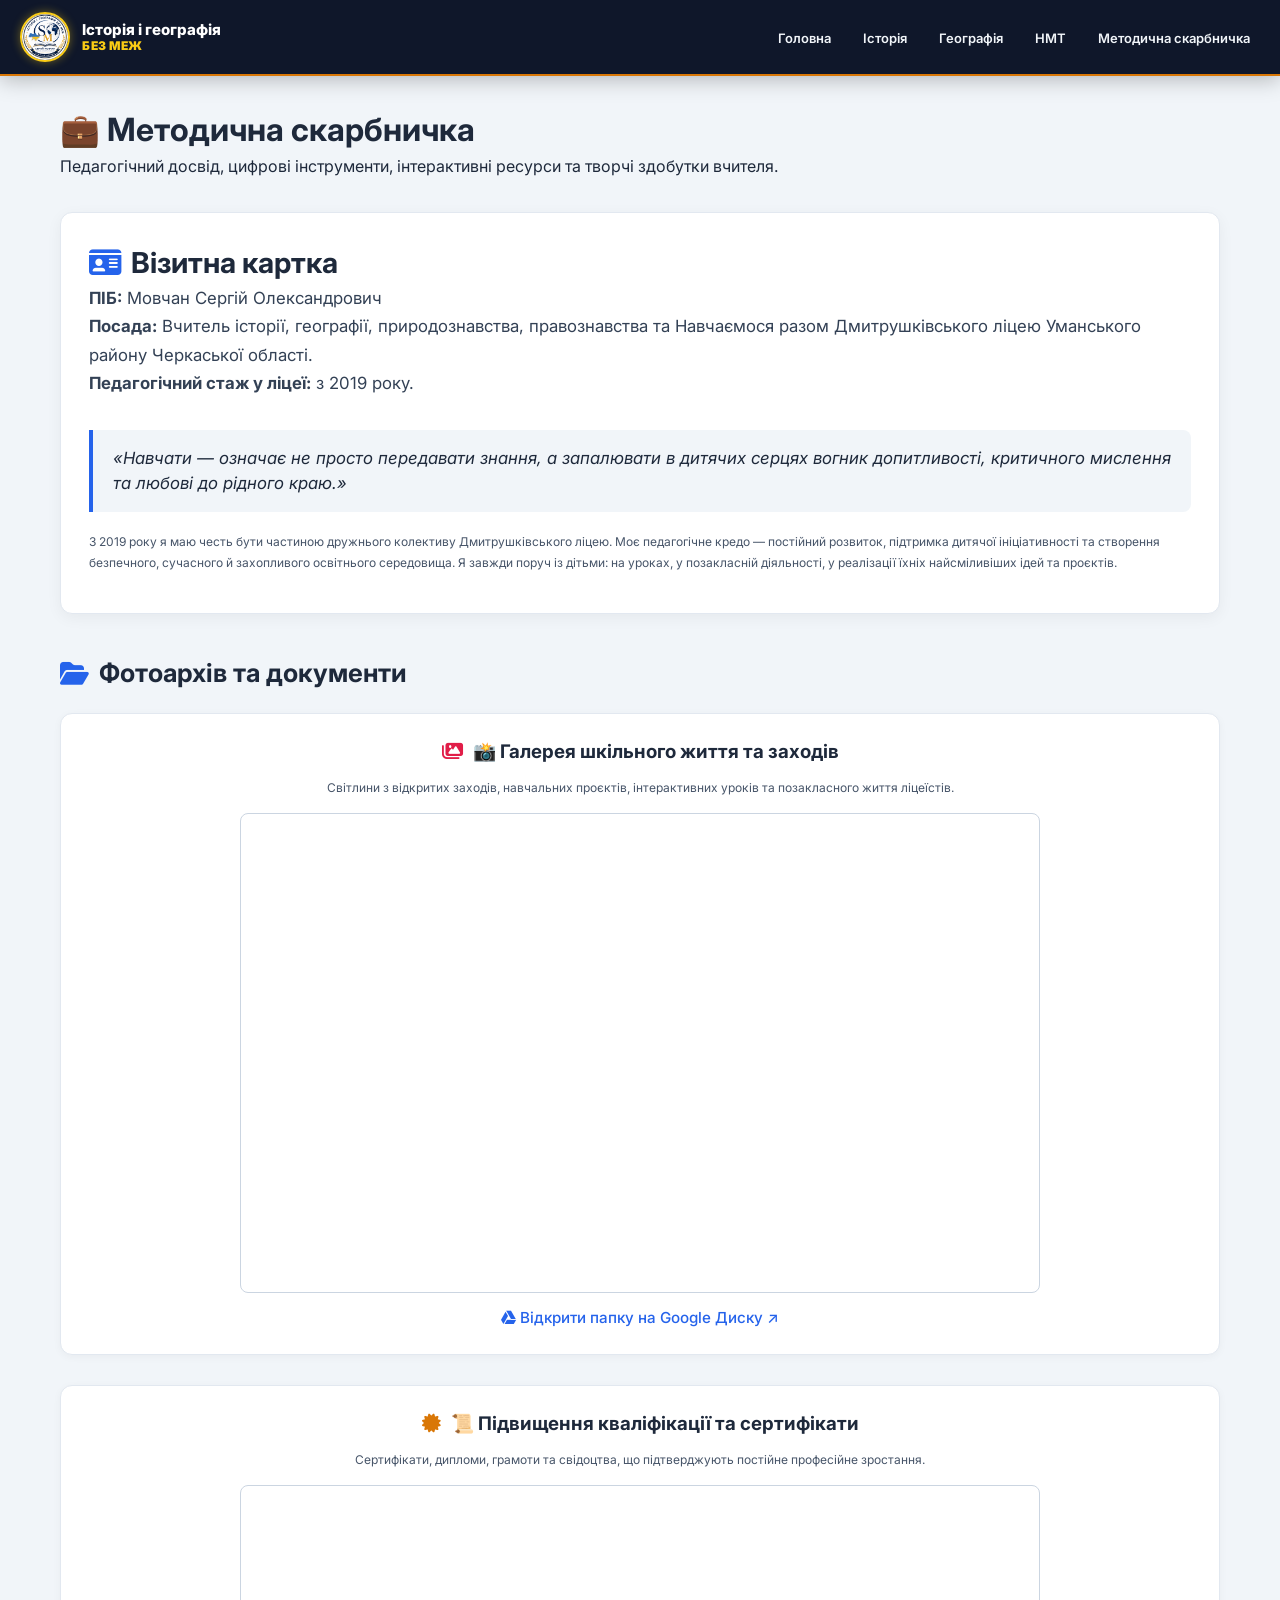
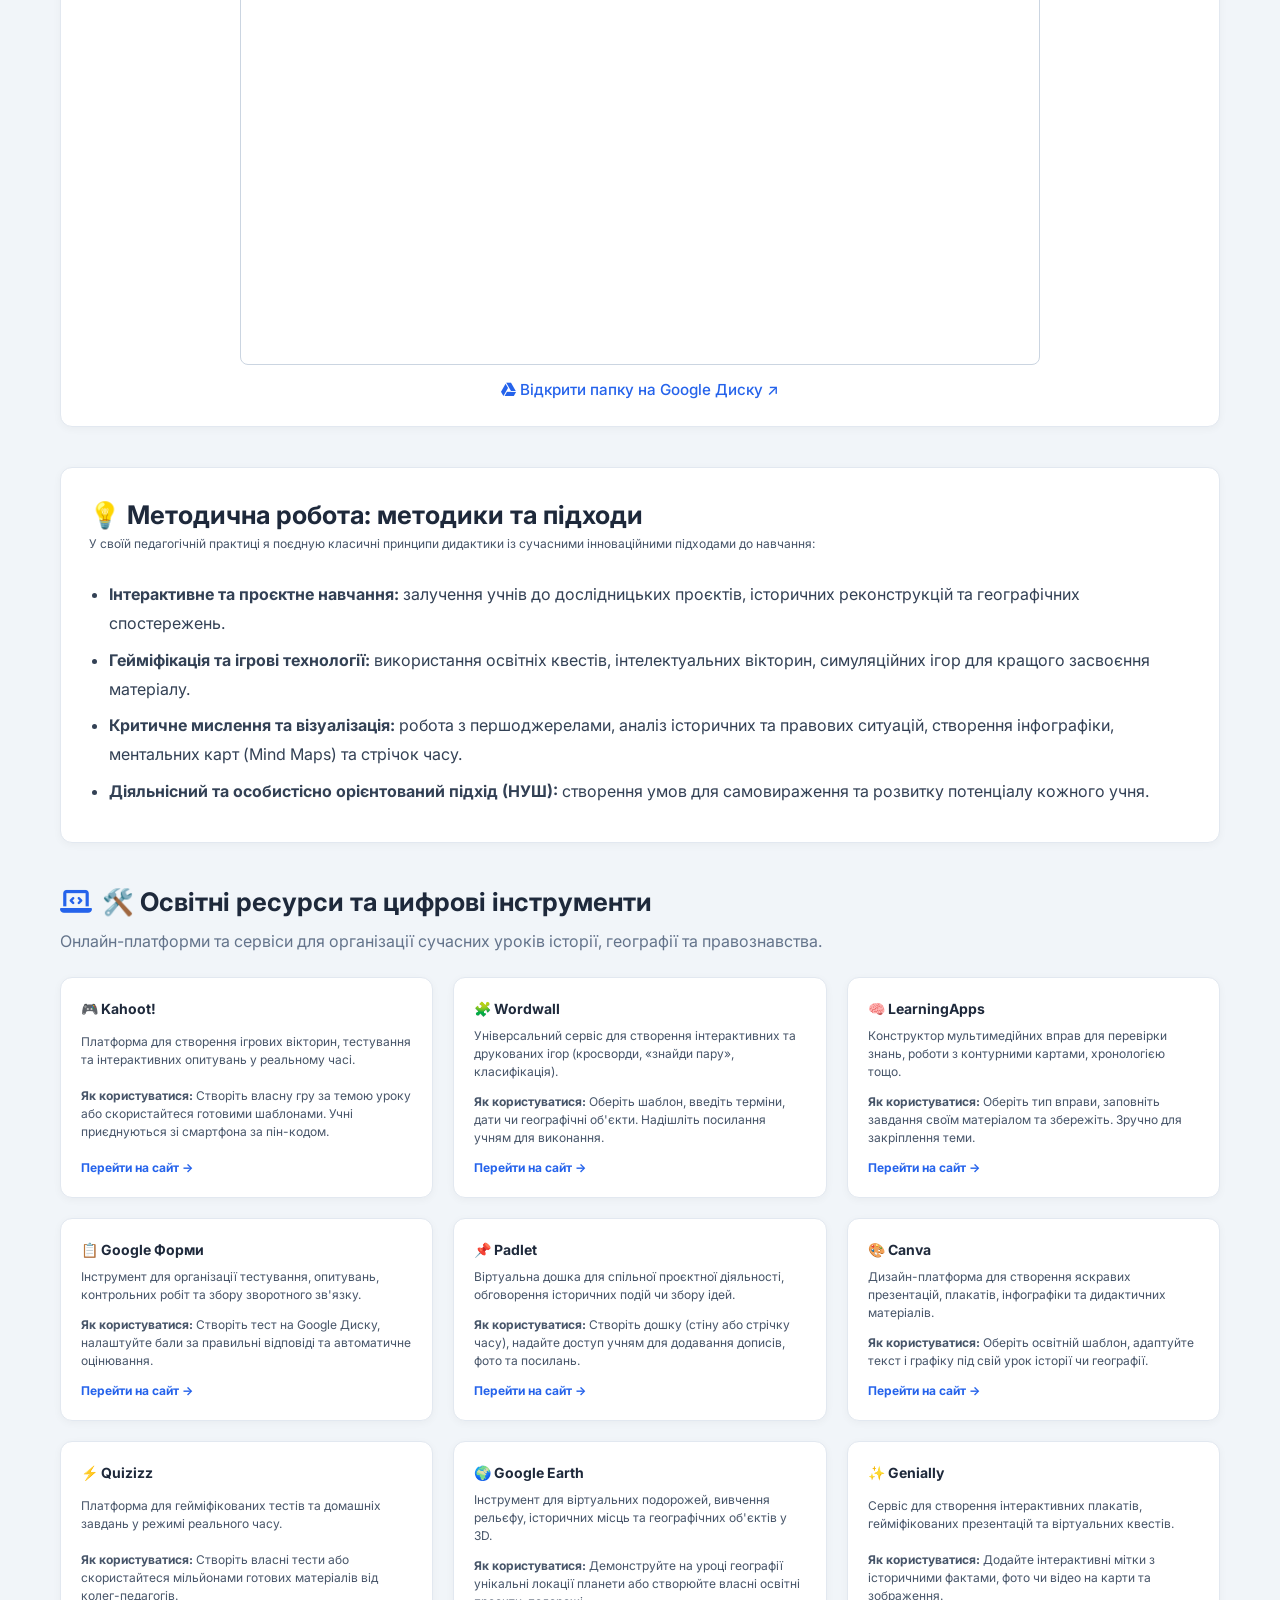
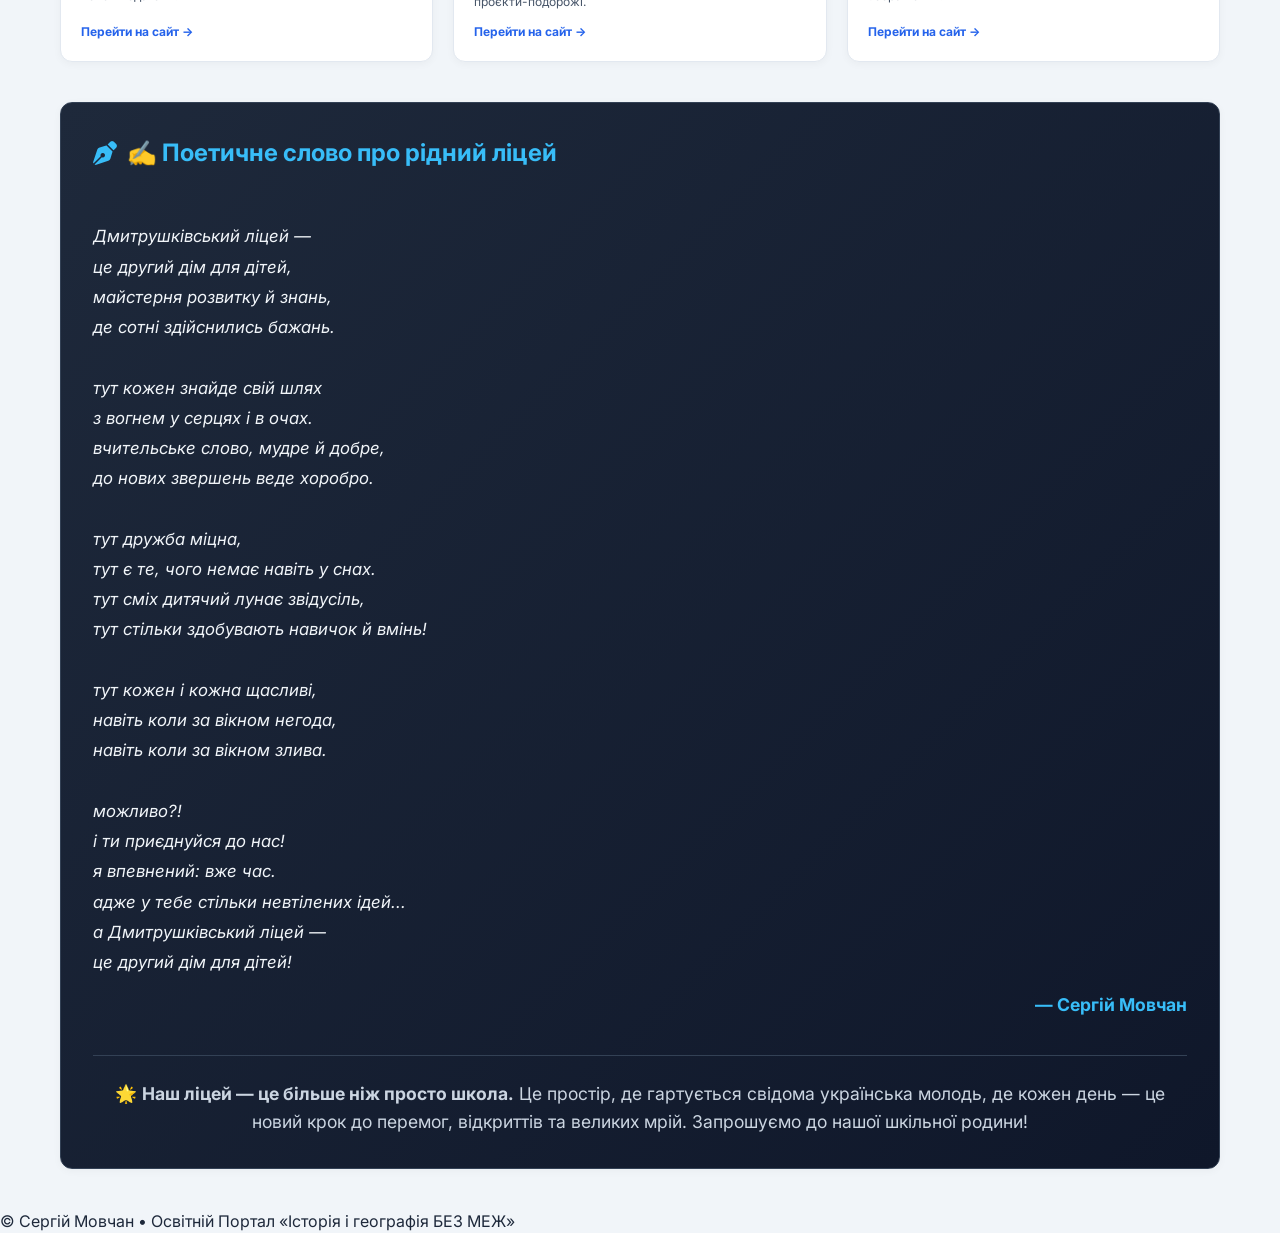
<file: methodology.html>
<!DOCTYPE html>
<html lang="uk">
<head>
  <meta charset="UTF-8">
  <meta name="viewport" content="width=device-width, initial-scale=1.0">
  <title>Методична скарбничка — Освітній Портал Сергія Мовчана</title>
  <link rel="preconnect" href="https://fonts.googleapis.com">
  <link rel="preconnect" href="https://fonts.gstatic.com" crossorigin>
  <link href="https://fonts.googleapis.com/css2?family=Inter:wght@400;500;600;700;800;900&display=swap" rel="stylesheet">
  <link rel="stylesheet" href="https://cdnjs.cloudflare.com/ajax/libs/font-awesome/6.4.0/css/all.min.css">
  <link rel="stylesheet" href="style.css?v=3">
</head>
<body>

  <!-- Навігаційна шапка -->
  <header>
    <a href="index.html" class="logo-group">
      <img src="logo.png" alt="Логотип Освітній Портал" class="logo-img">
      <div class="logo-text">Історія і географія<span>БЕЗ МЕЖ</span></div>
    </a>
    <nav>
      <ul>
        <li><a href="index.html">Головна</a></li>
        <li><a href="history.html">Історія</a></li>
        <li><a href="geography.html">Географія</a></li>
        <li><a href="nmt.html">НМТ</a></li>
        <li><a href="methodology.html" class="active">Методична скарбничка</a></li>
      </ul>
    </nav>
  </header>

  <!-- Основний контент -->
  <main class="main-container">
    
    <!-- Заголовок сторінки -->
    <div class="page-header">
      <h1>💼 Методична скарбничка</h1>
      <p style="margin-bottom: 32px; line-height: 1.6;">Педагогічний досвід, цифрові інструменти, інтерактивні ресурси та творчі здобутки вчителя.</p>
    </div>

    <!-- Візитна картка вчителя -->
    <section class="section-block" style="margin-bottom: 40px;">
      <div class="info-card" style="padding: 28px; background: #ffffff; border-radius: 12px; box-shadow: 0 4px 15px rgba(0,0,0,0.05);">
        <h2 style="margin-top: 0; color: #1e293b; font-size: 1.8rem; display: flex; align-items: center; gap: 10px;">
          <i class="fa-solid fa-id-card" style="color: #2563eb;"></i> Візитна картка
        </h2>
        <p style="font-size: 1.05rem; line-height: 1.7; color: #334155;">
          <strong>ПІБ:</strong> Мовчан Сергій Олександрович<br>
          <strong>Посада:</strong> Вчитель історії, географії, природознавства, правознавства та Навчаємося разом Дмитрушківського ліцею Уманського району Черкаської області.<br>
          <strong>Педагогічний стаж у ліцеї:</strong> з 2019 року.
        </p>
        <blockquote style="margin: 20px 0; padding: 16px 20px; background: #f1f5f9; border-left: 4px solid #2563eb; font-style: italic; color: #1e293b; font-size: 1.05rem; border-radius: 0 8px 8px 0;">
          «Навчати — означає не просто передавати знання, а запалювати в дитячих серцях вогник допитливості, критичного мислення та любові до рідного краю.»
        </blockquote>
        <p style="line-height: 1.7; color: #475569;">
          З 2019 року я маю честь бути частиною дружнього колективу Дмитрушківського ліцею. Моє педагогічне кредо — постійний розвиток, підтримка дитячої ініціативності та створення безпечного, сучасного й захопливого освітнього середовища. Я завжди поруч із дітьми: на уроках, у позакласній діяльності, у реалізації їхніх найсміливіших ідей та проєктів.
        </p>
      </div>
    </section>

    <!-- Фотоархів та Сертифікати (Інтерактивні папки Google Диску) -->
    <section class="section-block" style="margin-bottom: 40px;">
      <h2 style="margin-bottom: 20px; color: #1e293b; font-size: 1.6rem; display: flex; align-items: center; gap: 10px;">
        <i class="fa-solid fa-folder-open" style="color: #2563eb;"></i> Фотоархів та документи
      </h2>
      
      <div style="display: flex; flex-direction: column; gap: 30px;">
        
        <!-- Галерея шкільного життя -->
        <div class="info-card" style="padding: 24px; text-align: center;">
          <h3 style="margin-top:0; color: #1e293b; display: flex; align-items: center; justify-content: center; gap: 10px; margin-bottom: 12px;">
            <i class="fa-solid fa-images" style="color: #e11d48;"></i> 📸 Галерея шкільного життя та заходів
          </h3>
          <p style="line-height: 1.6; color: #475569; margin-bottom: 16px;">
            Світлини з відкритих заходів, навчальних проєктів, інтерактивних уроків та позакласного життя ліцеїстів.
          </p>
          <!-- Центрований контейнер для фрейму -->
          <div style="display: flex; justify-content: center; width: 100%;">
            <iframe src="https://drive.google.com/embeddedfolderview?id=1aTURrg63rzsYPy2qrb2Ty6EWvelADnBd#grid" 
                    style="width: 100%; max-width: 800px; height: 480px; border: 1px solid #cbd5e1; border-radius: 8px; margin: 0 auto;" 
                    frameborder="0">
            </iframe>
          </div>
          <div style="margin-top: 12px; text-align: center;">
            <a href="https://drive.google.com/drive/folders/1aTURrg63rzsYPy2qrb2Ty6EWvelADnBd" target="_blank" rel="noopener noreferrer" style="color: #2563eb; text-decoration: none; font-weight: 500; font-size: 0.95rem;">
              <i class="fa-brands fa-google-drive"></i> Відкрити папку на Google Диску ↗
            </a>
          </div>
        </div>

        <!-- Сертифікати підвищення кваліфікації -->
        <div class="info-card" style="padding: 24px; text-align: center;">
          <h3 style="margin-top:0; color: #1e293b; display: flex; align-items: center; justify-content: center; gap: 10px; margin-bottom: 12px;">
            <i class="fa-solid fa-certificate" style="color: #d97706;"></i> 📜 Підвищення кваліфікації та сертифікати
          </h3>
          <p style="line-height: 1.6; color: #475569; margin-bottom: 16px;">
            Сертифікати, дипломи, грамоти та свідоцтва, що підтверджують постійне професійне зростання.
          </p>
          <!-- Центрований контейнер для фрейму -->
          <div style="display: flex; justify-content: center; width: 100%;">
            <iframe src="https://drive.google.com/embeddedfolderview?id=11XW2aYD9razkgysY_4g3c2c2Qa_V9hMJ#grid" 
                    style="width: 100%; max-width: 800px; height: 480px; border: 1px solid #cbd5e1; border-radius: 8px; margin: 0 auto;" 
                    frameborder="0">
            </iframe>
          </div>
          <div style="margin-top: 12px; text-align: center;">
            <a href="https://drive.google.com/drive/folders/11XW2aYD9razkgysY_4g3c2c2Qa_V9hMJ" target="_blank" rel="noopener noreferrer" style="color: #2563eb; text-decoration: none; font-weight: 500; font-size: 0.95rem;">
              <i class="fa-brands fa-google-drive"></i> Відкрити папку на Google Диску ↗
            </a>
          </div>
        </div>

      </div>
    </section>

    <!-- Методична робота -->
    <section class="section-block" style="margin-bottom: 40px;">
      <div class="info-card" style="padding: 28px;">
        <h2 style="margin-top:0; color: #1e293b; font-size: 1.6rem; display: flex; align-items: center; gap: 10px;">
          💡 Методична робота: методики та підходи
        </h2>
        <p style="line-height: 1.6; color: #475569;">У своїй педагогічній практиці я поєдную класичні принципи дидактики із сучасними інноваційними підходами до навчання:</p>
        
        <ul style="line-height: 1.8; color: #334155; padding-left: 20px; margin-top: 15px;">
          <li style="margin-bottom: 8px;"><strong>Інтерактивне та проєктне навчання:</strong> залучення учнів до дослідницьких проєктів, історичних реконструкцій та географічних спостережень.</li>
          <li style="margin-bottom: 8px;"><strong>Гейміфікація та ігрові технології:</strong> використання освітніх квестів, інтелектуальних вікторин, симуляційних ігор для кращого засвоєння матеріалу.</li>
          <li style="margin-bottom: 8px;"><strong>Критичне мислення та візуалізація:</strong> робота з першоджерелами, аналіз історичних та правових ситуацій, створення інфографіки, ментальних карт (Mind Maps) та стрічок часу.</li>
          <li style="margin-bottom: 8px;"><strong>Діяльнісний та особистісно орієнтований підхід (НУШ):</strong> створення умов для самовираження та розвитку потенціалу кожного учня.</li>
        </ul>
      </div>
    </section>

    <!-- Заголовок для цифрових інструментів -->
    <div style="margin-bottom: 24px;">
      <h2 style="color: #1e293b; font-size: 1.6rem; display: flex; align-items: center; gap: 10px;">
        <i class="fa-solid fa-laptop-code" style="color: #2563eb;"></i> 🛠️ Освітні ресурси та цифрові інструменти
      </h2>
      <p style="color: #64748b; margin-top: 8px;">Онлайн-платформи та сервіси для організації сучасних уроків історії, географії та правознавства.</p>
    </div>

    <!-- Сітка з цифровими ресурсами -->
    <div class="grid-3" style="margin-bottom: 40px;">
      
      <!-- Kahoot -->
      <div class="info-card">
        <h4>🎮 Kahoot!</h4>
        <p>Платформа для створення ігрових вікторин, тестування та інтерактивних опитувань у реальному часі.</p>
        <p class="card-instruction"><strong>Як користуватися:</strong> Створіть власну гру за темою уроку або скористайтеся готовими шаблонами. Учні приєднуються зі смартфона за пін-кодом.</p>
        <a href="https://kahoot.com" target="_blank" rel="noopener noreferrer" class="btn-link">Перейти на сайт →</a>
      </div>

      <!-- Wordwall -->
      <div class="info-card">
        <h4>🧩 Wordwall</h4>
        <p>Універсальний сервіс для створення інтерактивних та друкованих ігор (кросворди, «знайди пару», класифікація).</p>
        <p class="card-instruction"><strong>Як користуватися:</strong> Оберіть шаблон, введіть терміни, дати чи географічні об'єкти. Надішліть посилання учням для виконання.</p>
        <a href="https://wordwall.net/uk" target="_blank" rel="noopener noreferrer" class="btn-link">Перейти на сайт →</a>
      </div>

      <!-- LearningApps -->
      <div class="info-card">
        <h4>🧠 LearningApps</h4>
        <p>Конструктор мультимедійних вправ для перевірки знань, роботи з контурними картами, хронологією тощо.</p>
        <p class="card-instruction"><strong>Як користуватися:</strong> Оберіть тип вправи, заповніть завдання своїм матеріалом та збережіть. Зручно для закріплення теми.</p>
        <a href="https://learningapps.org" target="_blank" rel="noopener noreferrer" class="btn-link">Перейти на сайт →</a>
      </div>

      <!-- Google Forms -->
      <div class="info-card">
        <h4>📋 Google Форми</h4>
        <p>Інструмент для організації тестування, опитувань, контрольних робіт та збору зворотного зв'язку.</p>
        <p class="card-instruction"><strong>Як користуватися:</strong> Створіть тест на Google Диску, налаштуйте бали за правильні відповіді та автоматичне оцінювання.</p>
        <a href="https://forms.google.com" target="_blank" rel="noopener noreferrer" class="btn-link">Перейти на сайт →</a>
      </div>

      <!-- Padlet -->
      <div class="info-card">
        <h4>📌 Padlet</h4>
        <p>Віртуальна дошка для спільної проєктної діяльності, обговорення історичних подій чи збору ідей.</p>
        <p class="card-instruction"><strong>Як користуватися:</strong> Створіть дошку (стіну або стрічку часу), надайте доступ учням для додавання дописів, фото та посилань.</p>
        <a href="https://padlet.com" target="_blank" rel="noopener noreferrer" class="btn-link">Перейти на сайт →</a>
      </div>

      <!-- Canva -->
      <div class="info-card">
        <h4>🎨 Canva</h4>
        <p>Дизайн-платформа для створення яскравих презентацій, плакатів, інфографіки та дидактичних матеріалів.</p>
        <p class="card-instruction"><strong>Як користуватися:</strong> Оберіть освітній шаблон, адаптуйте текст і графіку під свій урок історії чи географії.</p>
        <a href="https://www.canva.com" target="_blank" rel="noopener noreferrer" class="btn-link">Перейти на сайт →</a>
      </div>

      <!-- Quizizz -->
      <div class="info-card">
        <h4>⚡ Quizizz</h4>
        <p>Платформа для гейміфікованих тестів та домашніх завдань у режимі реального часу.</p>
        <p class="card-instruction"><strong>Як користуватися:</strong> Створіть власні тести або скористайтеся мільйонами готових матеріалів від колег-педагогів.</p>
        <a href="https://quizizz.com" target="_blank" rel="noopener noreferrer" class="btn-link">Перейти на сайт →</a>
      </div>

      <!-- Google Earth -->
      <div class="info-card">
        <h4>🌍 Google Earth</h4>
        <p>Інструмент для віртуальних подорожей, вивчення рельєфу, історичних місць та географічних об'єктів у 3D.</p>
        <p class="card-instruction"><strong>Як користуватися:</strong> Демонструйте на уроці географії унікальні локації планети або створюйте власні освітні проєкти-подорожі.</p>
        <a href="https://earth.google.com" target="_blank" rel="noopener noreferrer" class="btn-link">Перейти на сайт →</a>
      </div>

      <!-- Genially -->
      <div class="info-card">
        <h4>✨ Genially</h4>
        <p>Сервіс для створення інтерактивних плакатів, гейміфікованих презентацій та віртуальних квестів.</p>
        <p class="card-instruction"><strong>Як користуватися:</strong> Додайте інтерактивні мітки з історичними фактами, фото чи відео на карти та зображення.</p>
        <a href="https://genial.ly" target="_blank" rel="noopener noreferrer" class="btn-link">Перейти на сайт →</a>
      </div>

    </div>

    <!-- Поетичний блок -->
    <section class="section-block" style="margin-bottom: 40px;">
      <div class="info-card" style="padding: 32px; background: linear-gradient(135deg, #1e293b 0%, #0f172a 100%); color: #ffffff; border-radius: 12px; border: 1px solid #334155;">
        <h3 style="margin-top:0; color: #38bdf8; font-size: 1.5rem; display: flex; align-items: center; gap: 10px;">
          <i class="fa-solid fa-pen-nib"></i> ✍️ Поетичне слово про рідний ліцей
        </h3>
        <div style="font-size: 1.05rem; line-height: 1.8; margin-top: 20px; font-style: italic; white-space: pre-line; color: #f1f5f9;">
Дмитрушківський ліцей —
це другий дім для дітей,
майстерня розвитку й знань,
де сотні здійснились бажань.

тут кожен знайде свій шлях
з вогнем у серцях і в очах.
вчительське слово, мудре й добре,
до нових звершень веде хоробро.

тут дружба міцна,
тут є те, чого немає навіть у снах.
тут сміх дитячий лунає звідусіль,
тут стільки здобувають навичок й вмінь!

тут кожен і кожна щасливі,
навіть коли за вікном негода,
навіть коли за вікном злива.

можливо?!
і ти приєднуйся до нас!
я впевнений: вже час.
адже у тебе стільки невтілених ідей...
а Дмитрушківський ліцей —
це другий дім для дітей!
        </div>
        <p style="margin-top: 15px; text-align: right; font-weight: bold; color: #38bdf8; font-size: 1.1rem;">— Сергій Мовчан</p>
        <hr style="border: 0; border-top: 1px solid #334155; margin: 24px 0;">
        <p style="font-size: 1.1rem; line-height: 1.6; color: #cbd5e1; text-align: center; margin-bottom: 0;">
          🌟 <strong>Наш ліцей — це більше ніж просто школа.</strong> Це простір, де гартується свідома українська молодь, де кожен день — це новий крок до перемог, відкриттів та великих мрій. Запрошуємо до нашої шкільної родини!
        </p>
      </div>
    </section>

  </main>

  <!-- Футер -->
  <footer>
    <p>© Сергій Мовчан • Освітній Портал «Історія і географія БЕЗ МЕЖ»</p>
  </footer>

</body>
</html>
</file>
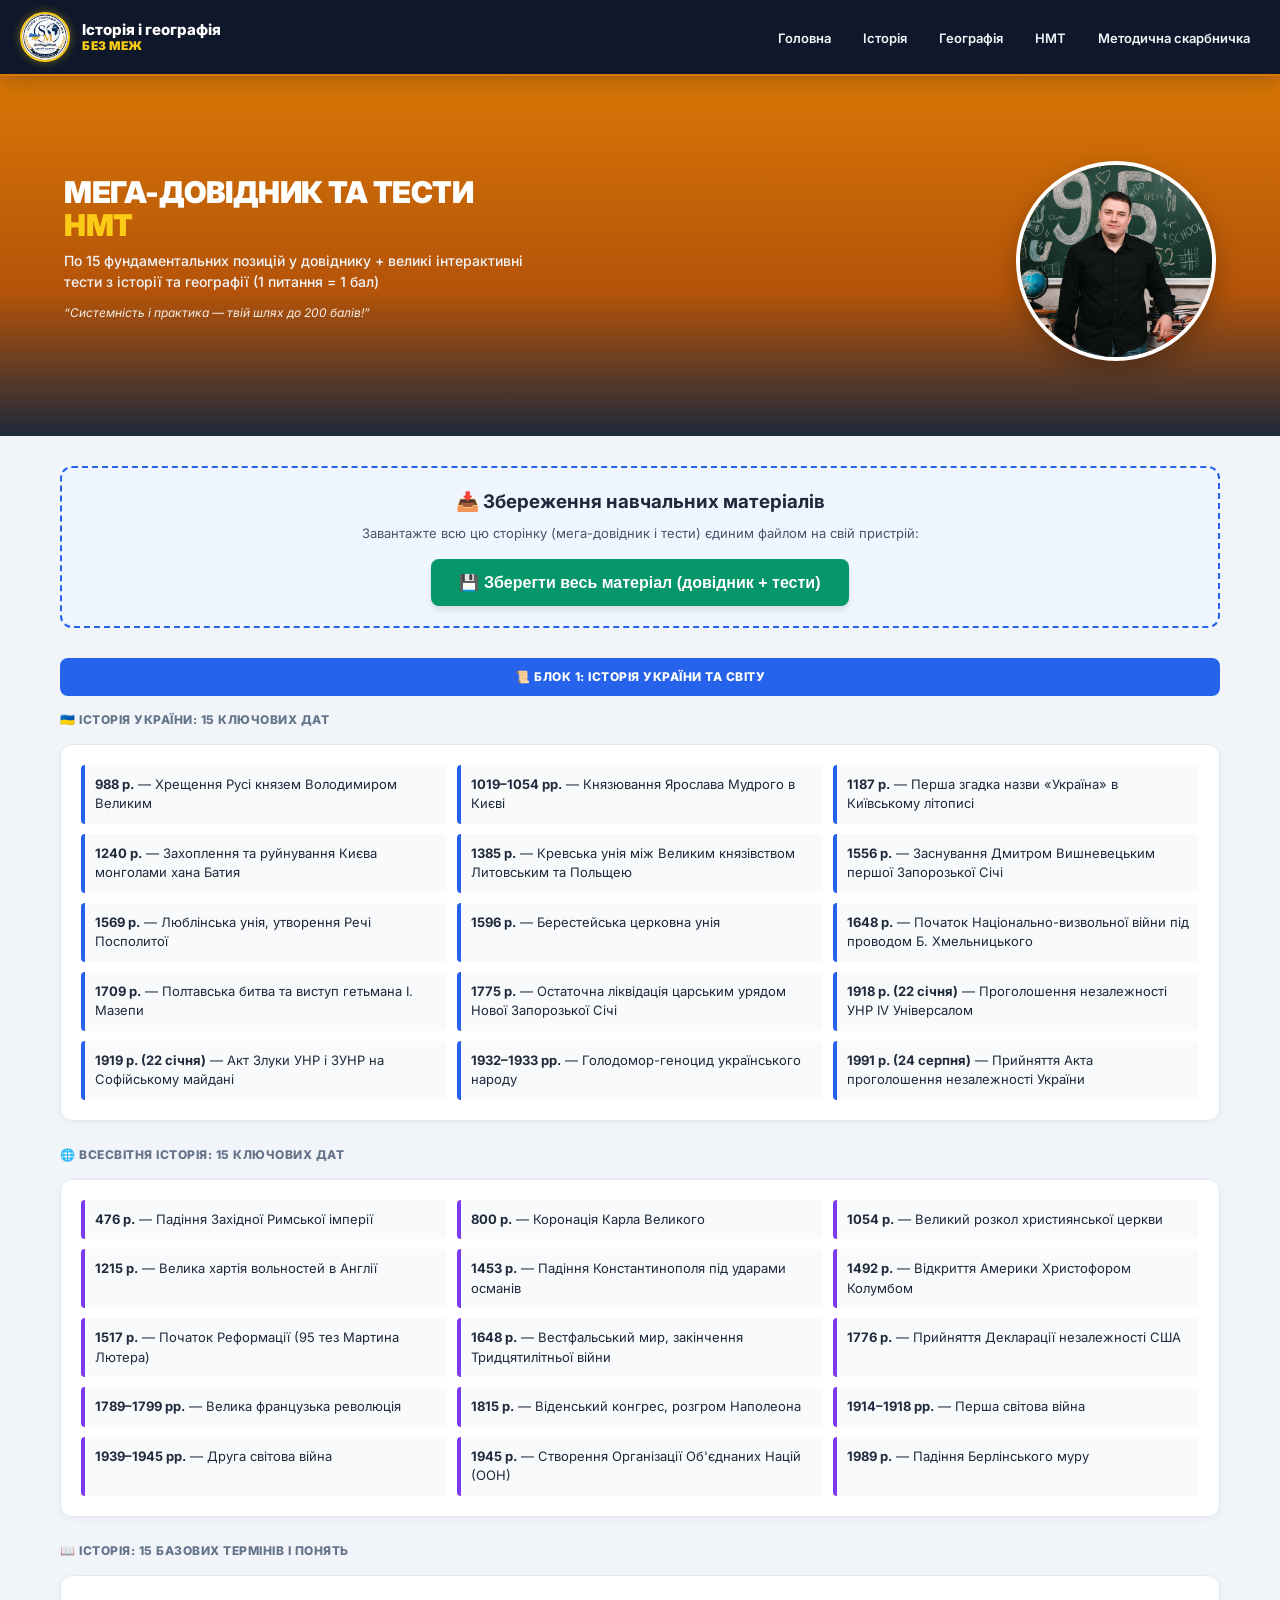
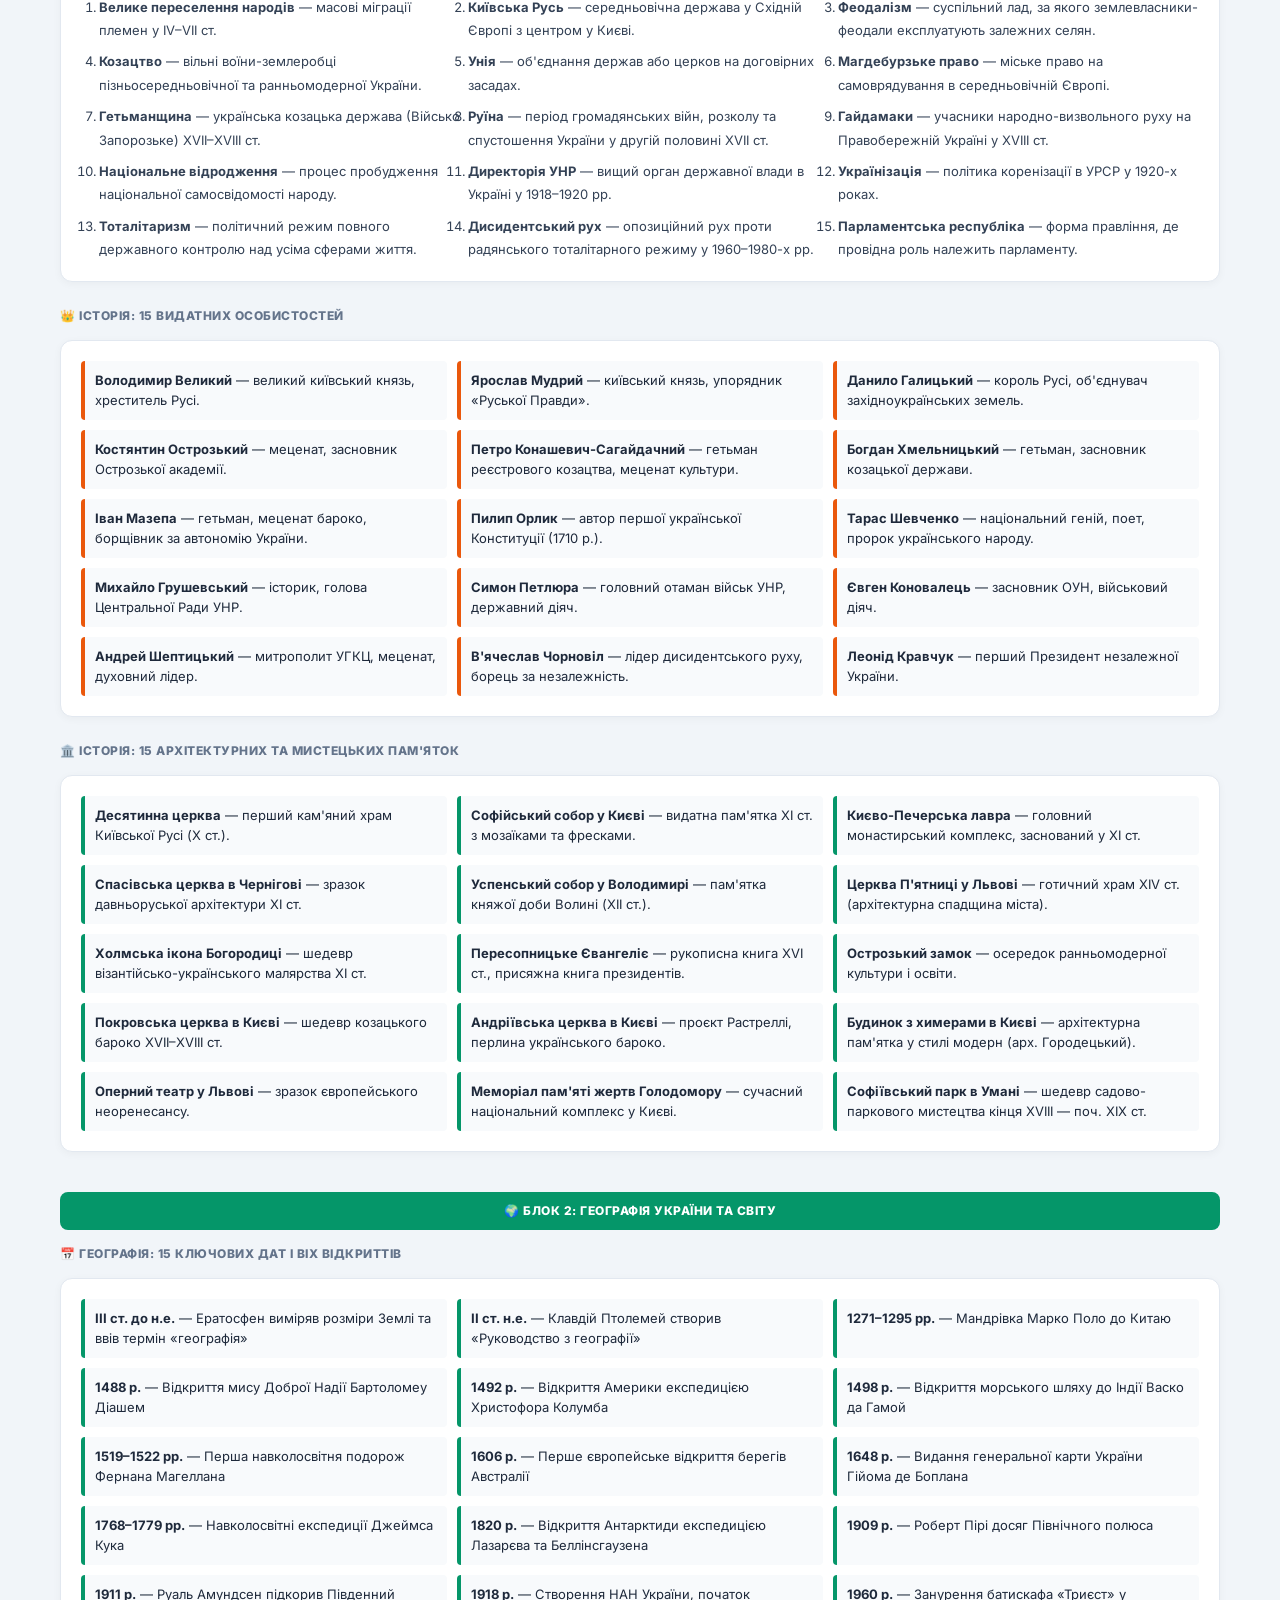
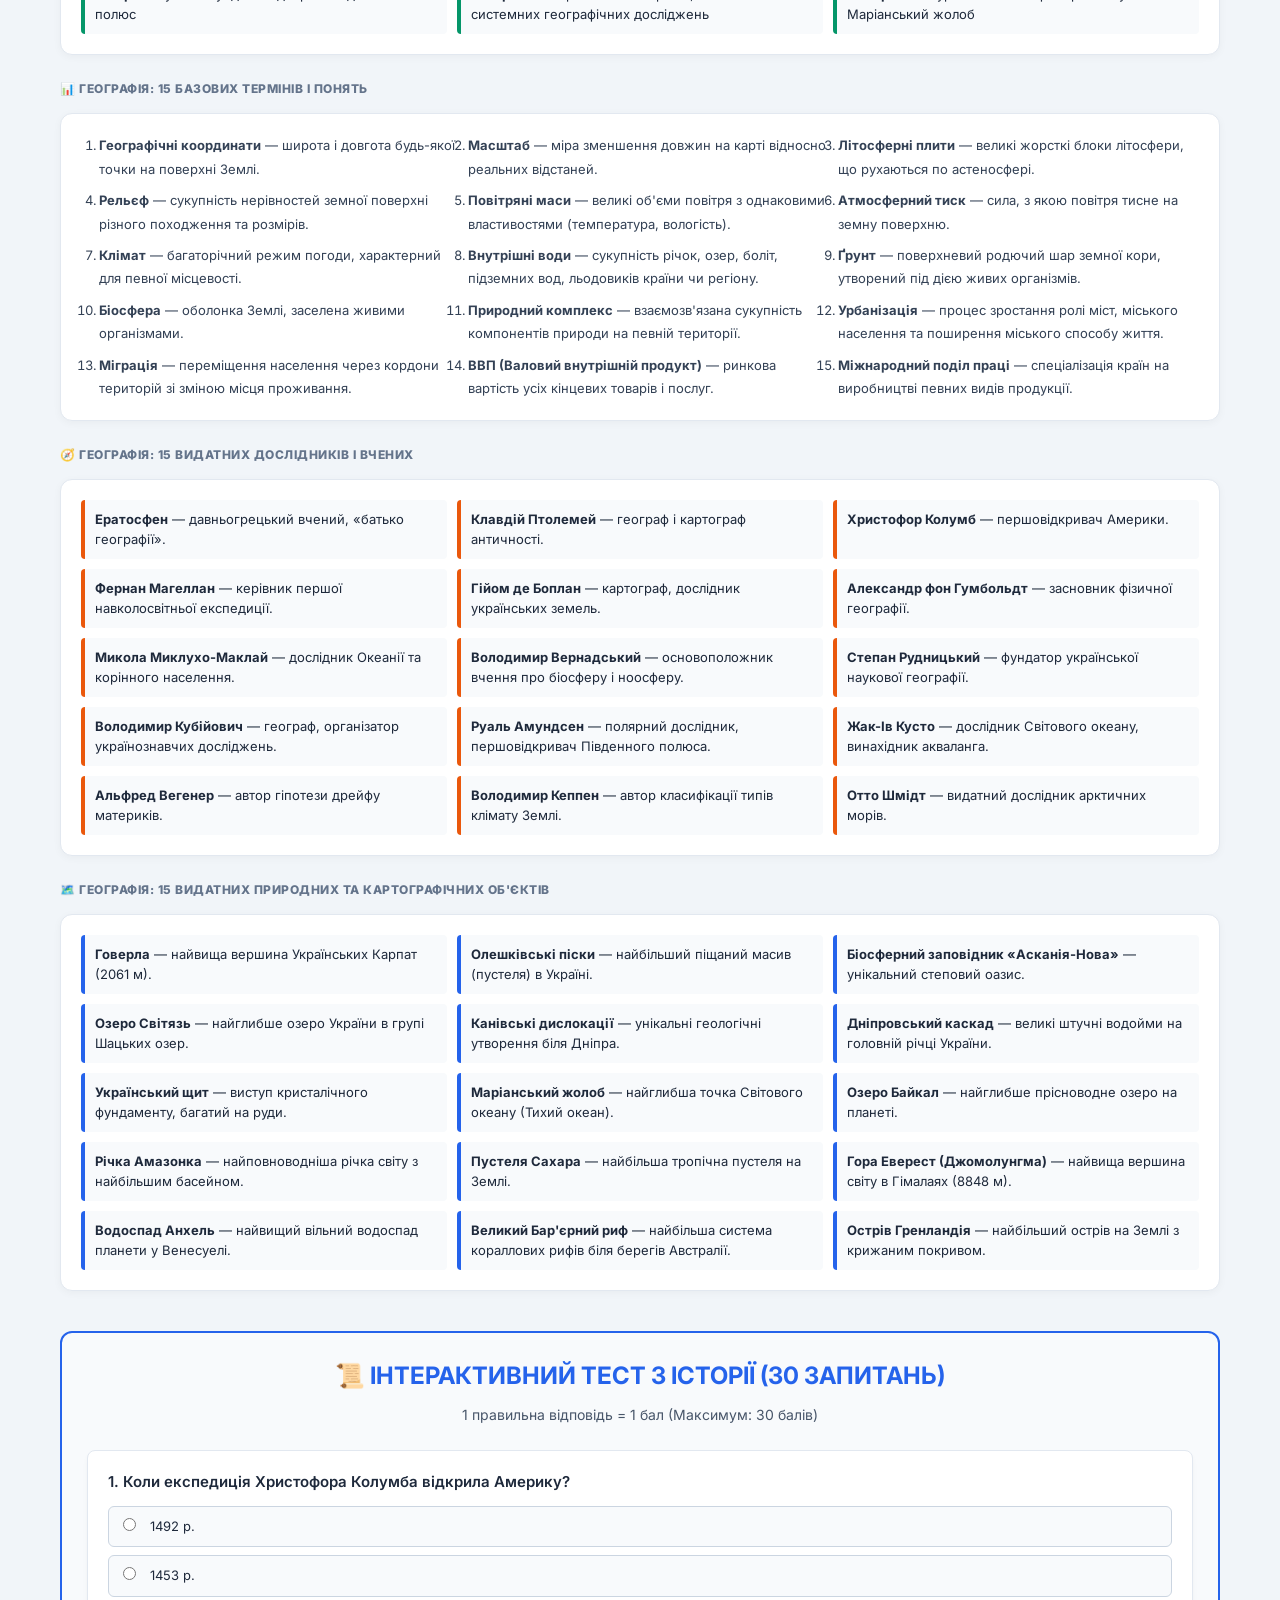
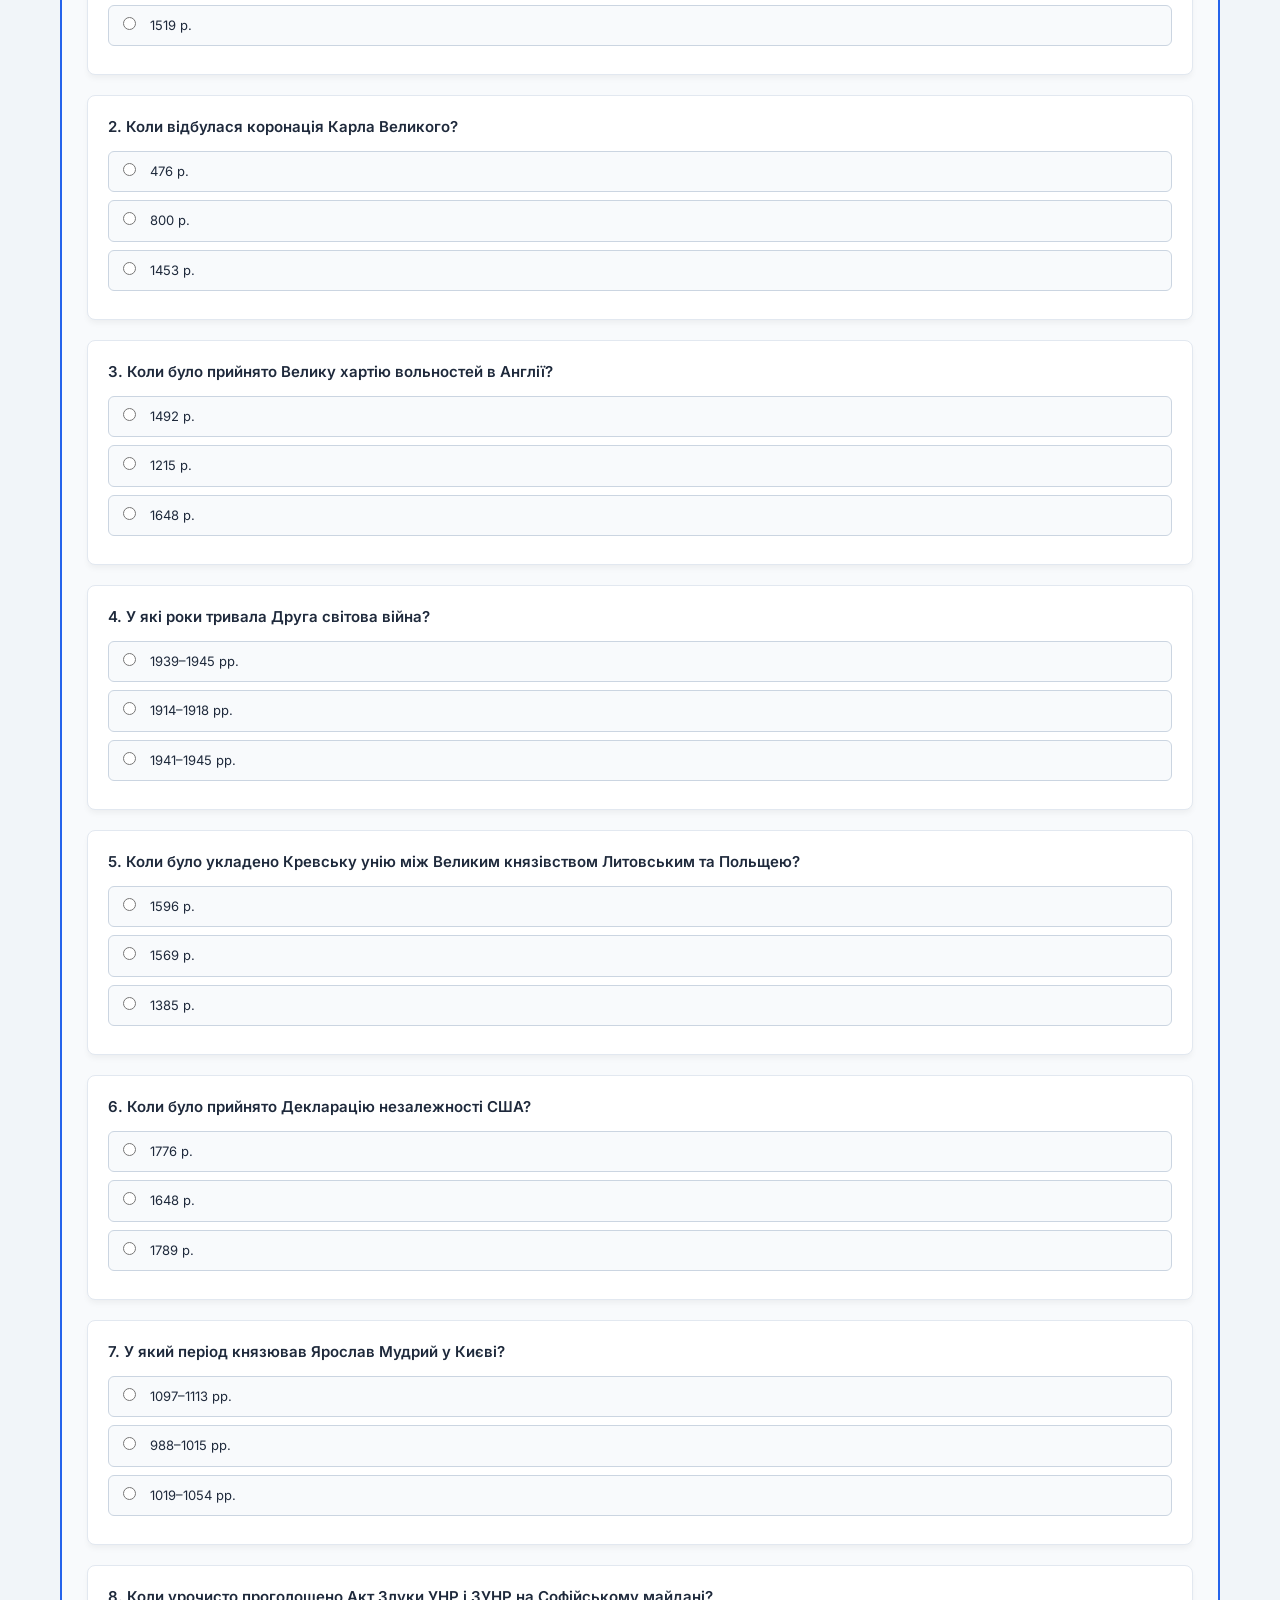
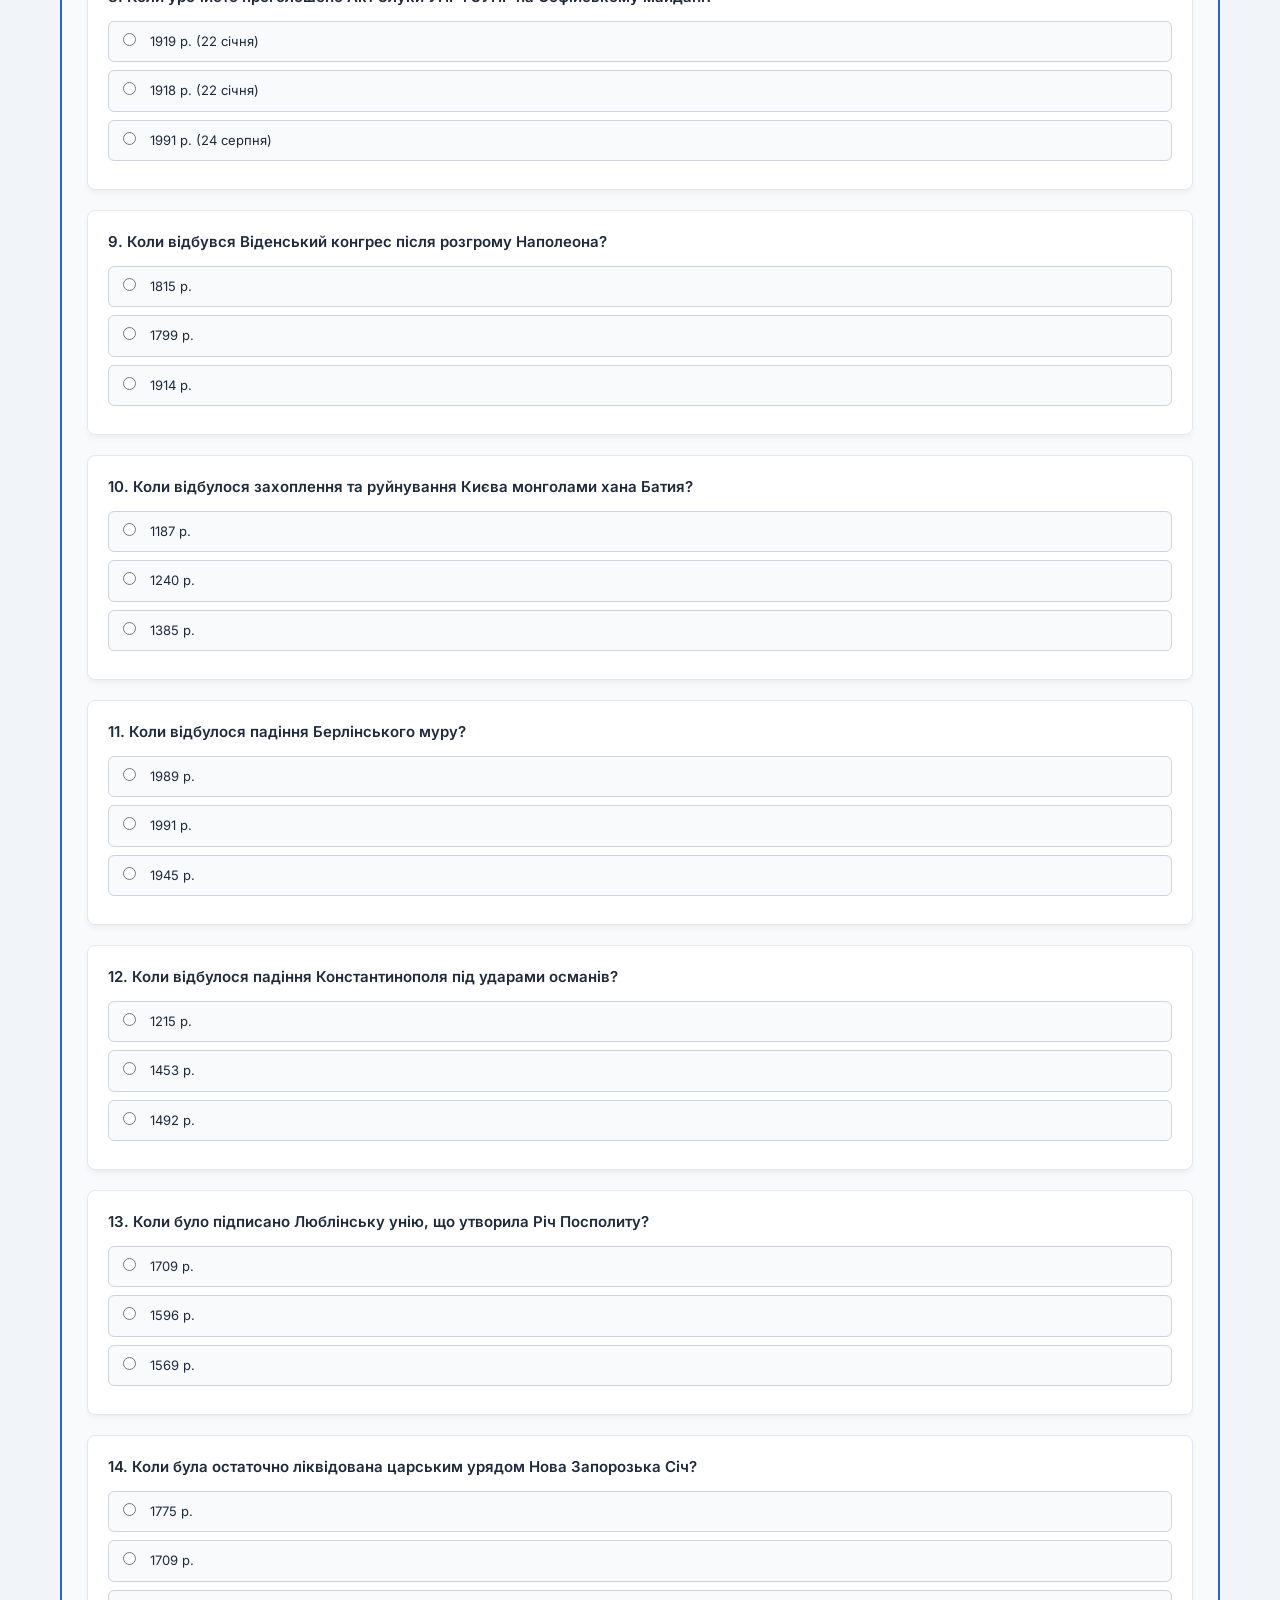
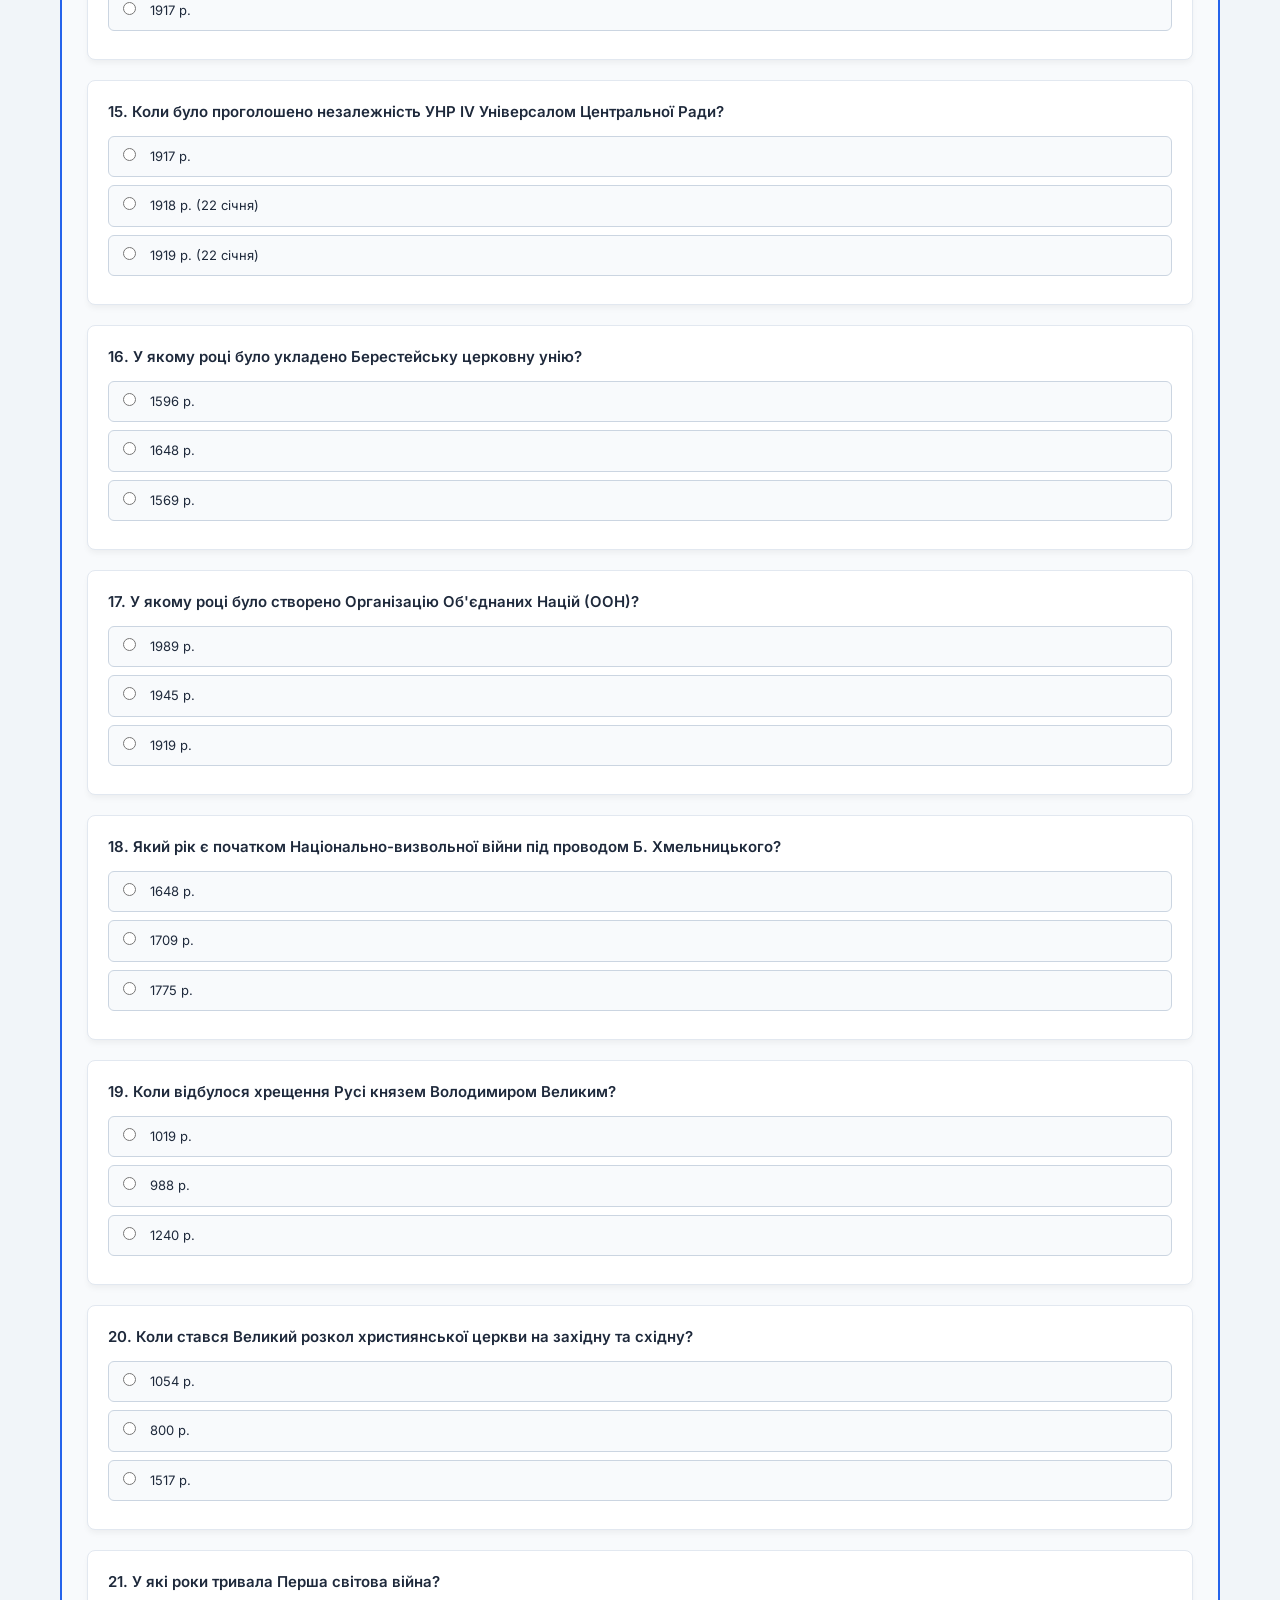
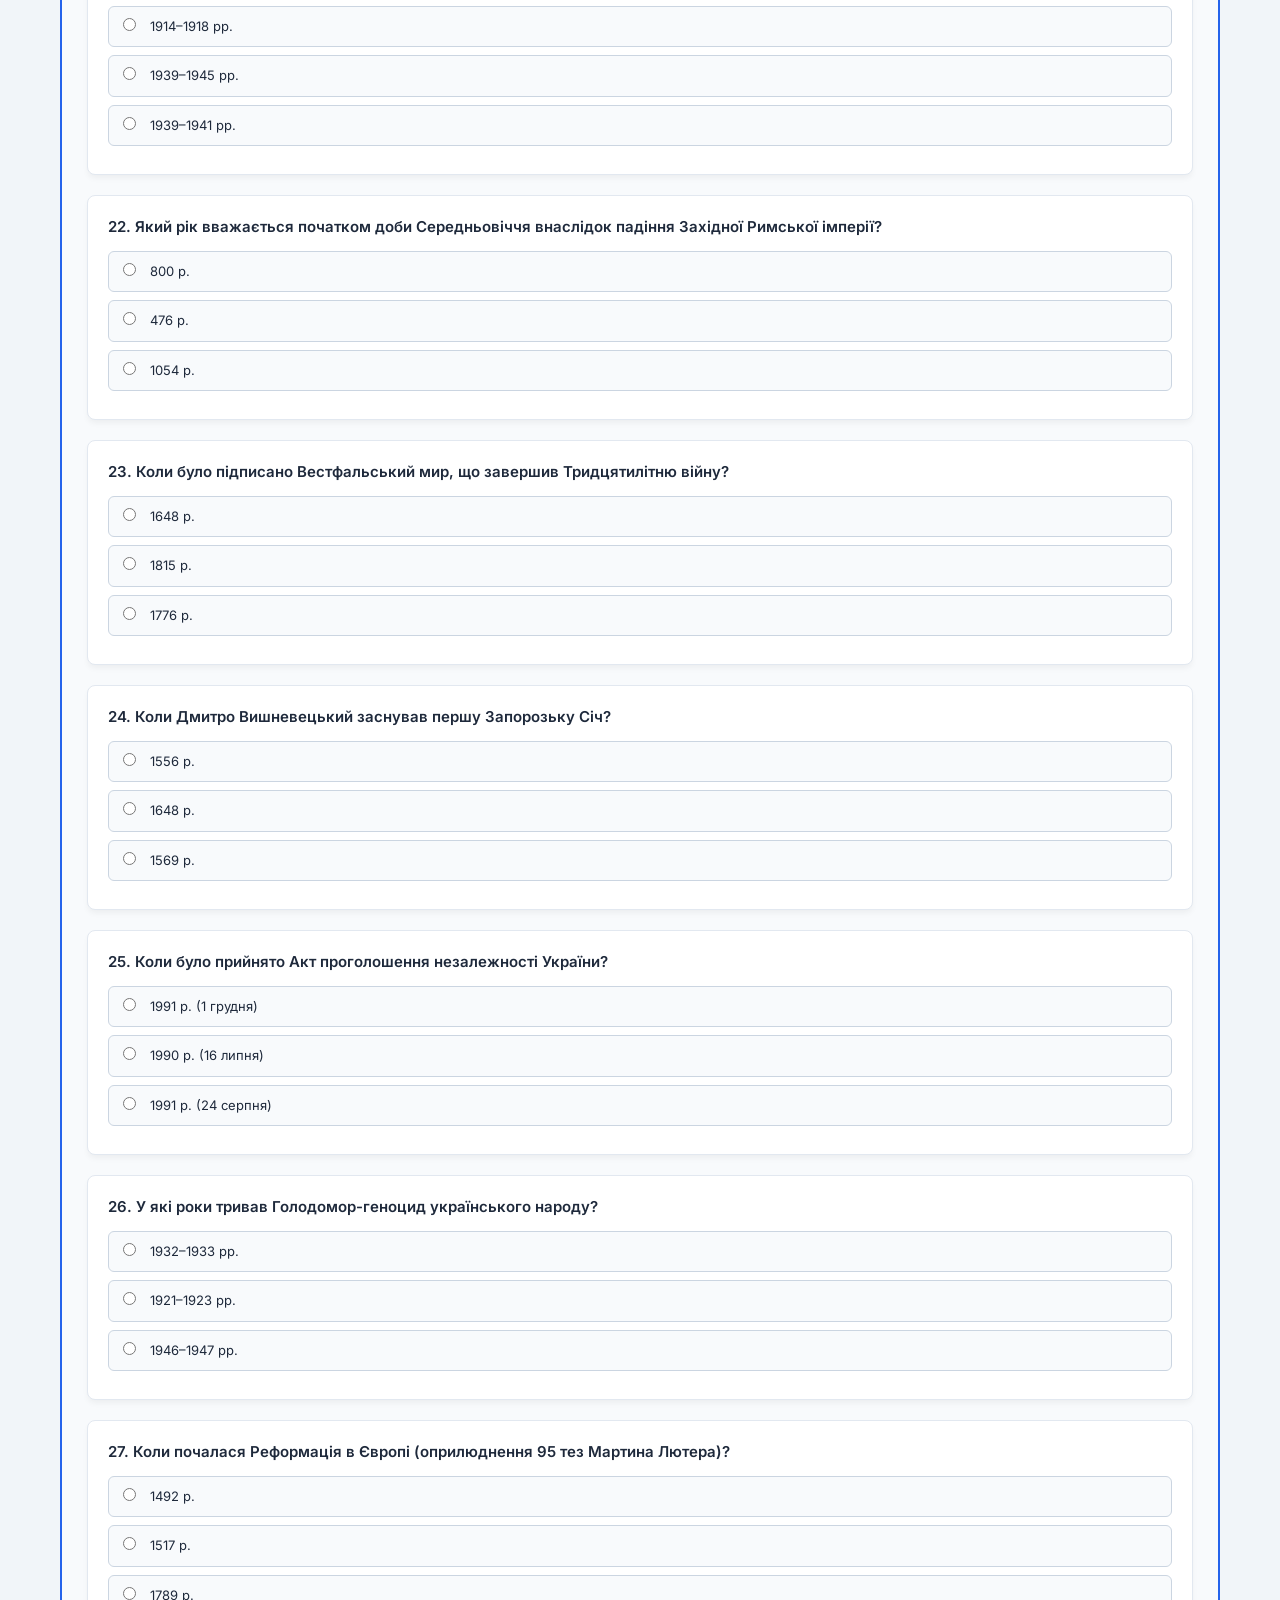
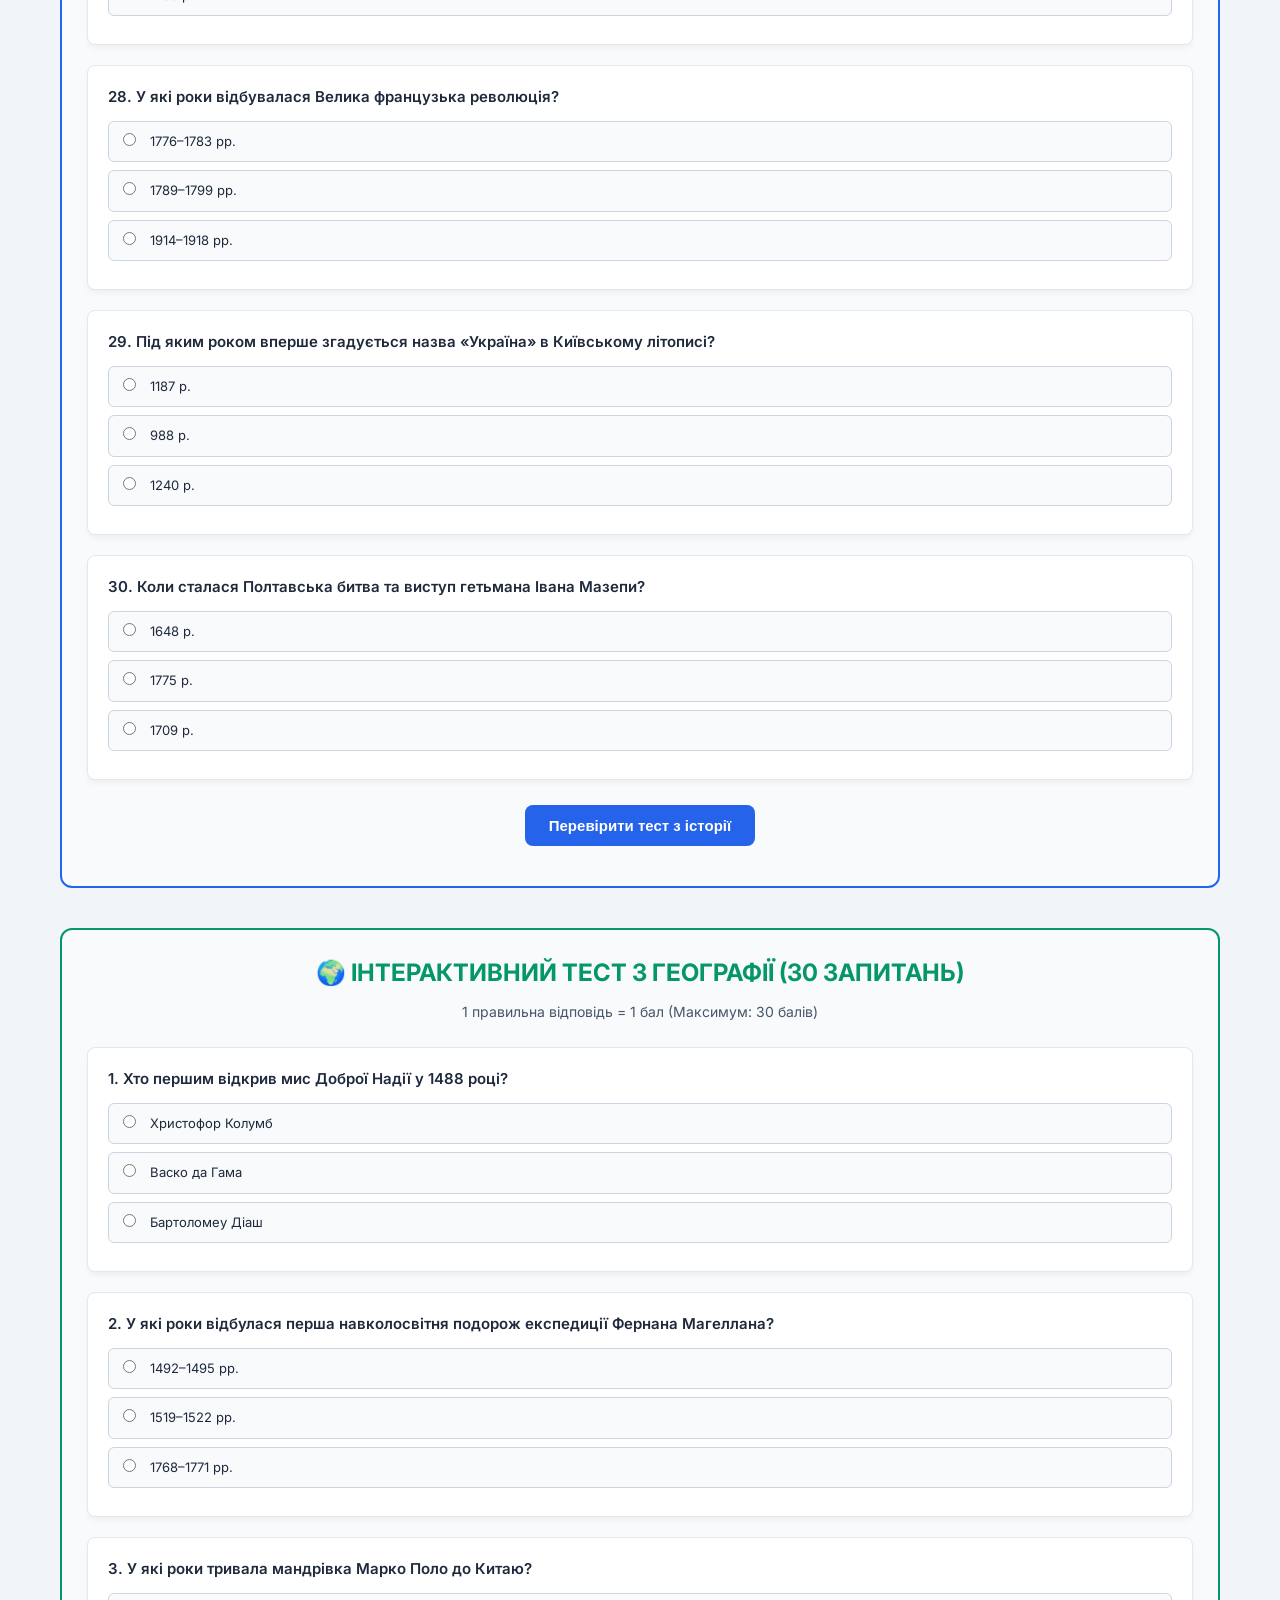
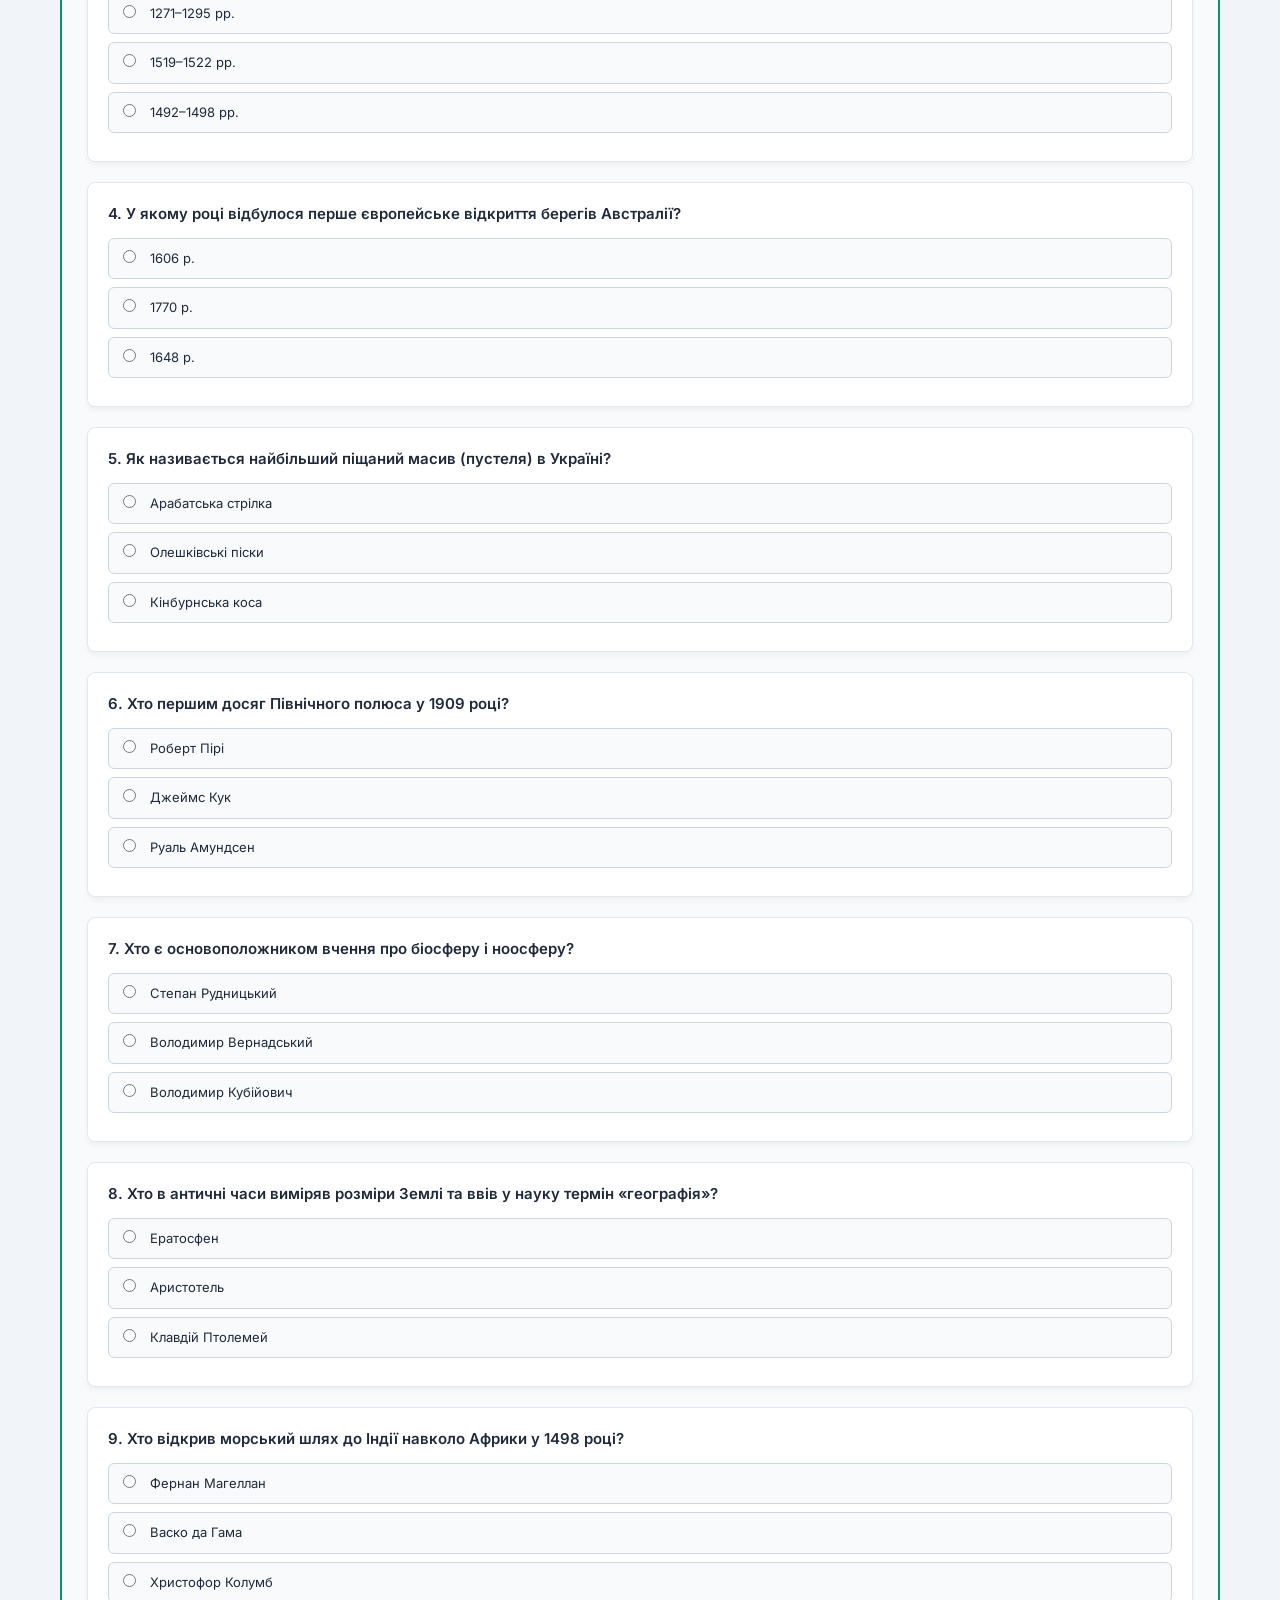
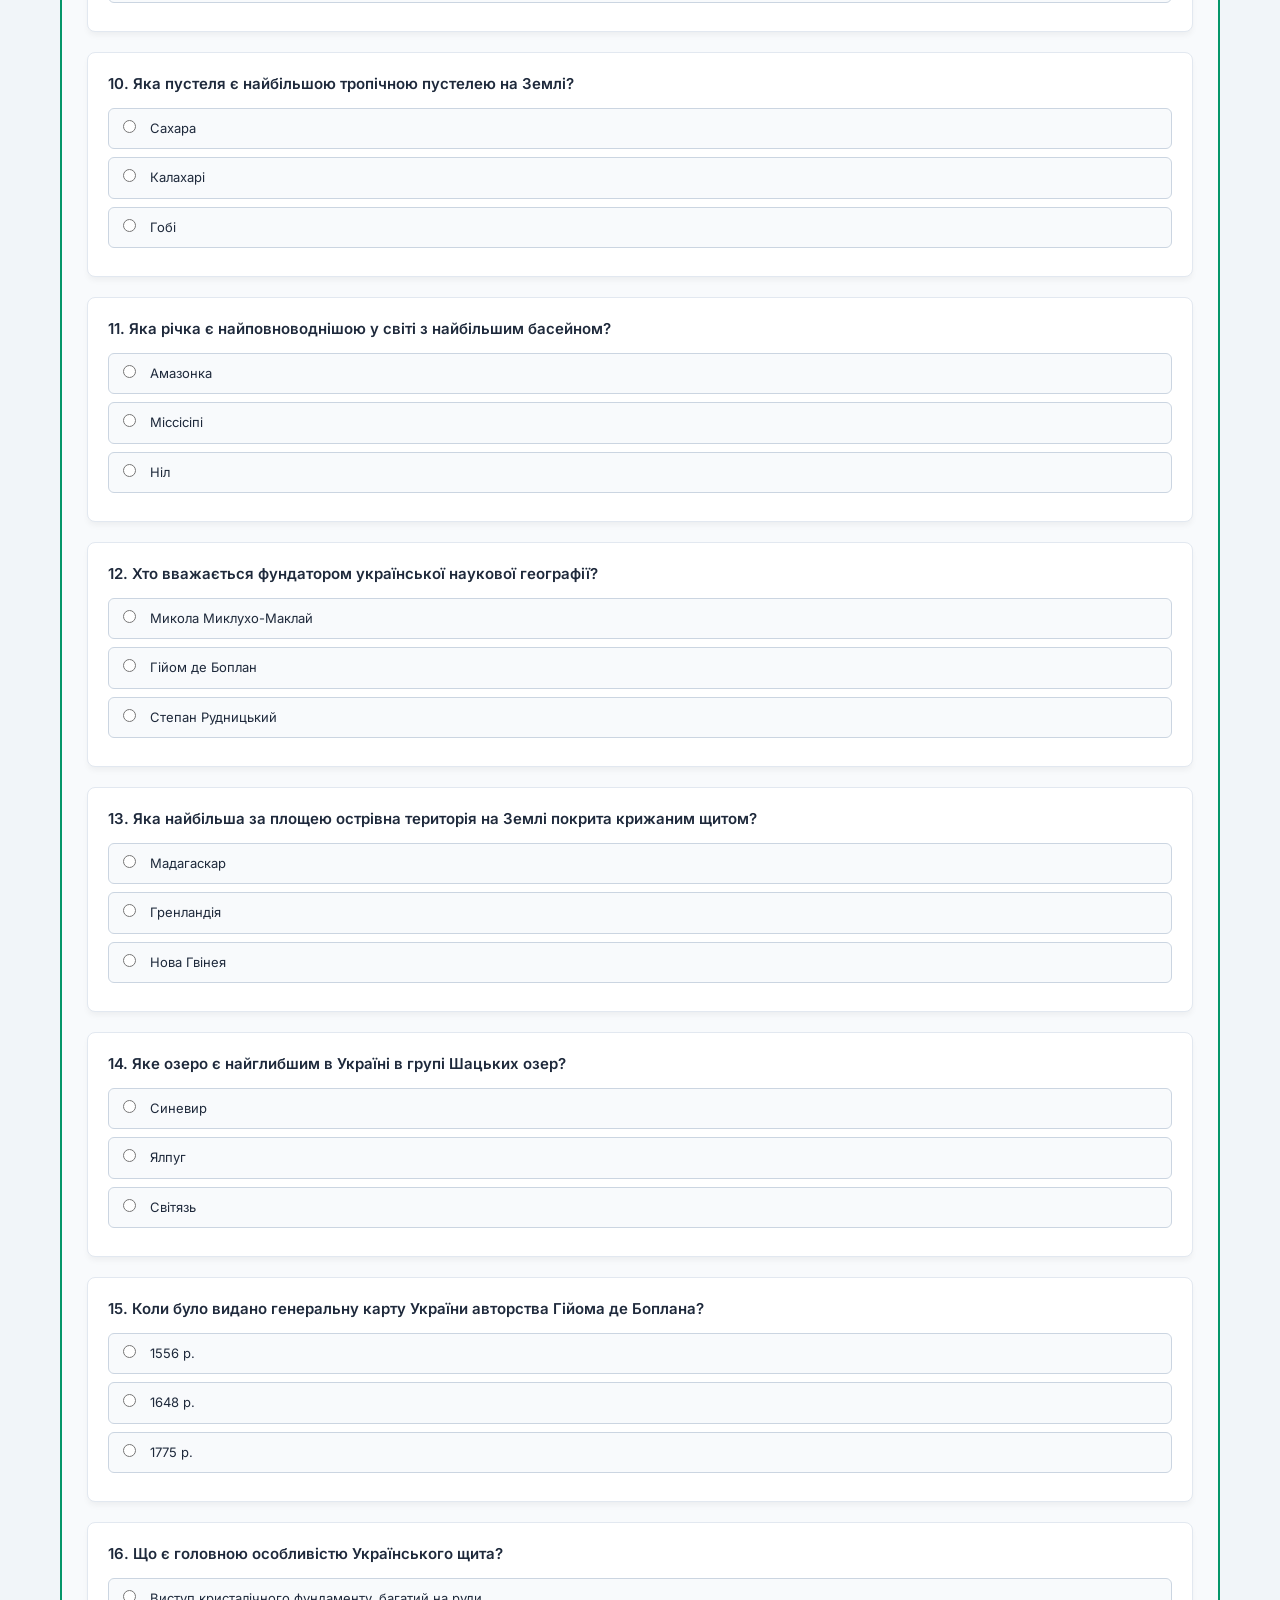
<file: nmt.html>
<!DOCTYPE html>
<html lang="uk">
<head>
  <meta charset="UTF-8">
  <meta name="viewport" content="width=device-width, initial-scale=1.0">
  <title>Мега-довідник та тести НМТ — Історія і географія БЕЗ МЕЖ</title>
  <link rel="preconnect" href="https://fonts.googleapis.com">
  <link rel="preconnect" href="https://fonts.gstatic.com" crossorigin>
  <link href="https://fonts.googleapis.com/css2?family=Inter:wght@400;500;600;700;800;900&display=swap" rel="stylesheet">
  <link rel="stylesheet" href="style.css?v=5">
  <style>
    .quiz-card { background: #ffffff; border: 1px solid #e2e8f0; border-radius: 8px; padding: 20px; margin-bottom: 20px; box-shadow: 0 4px 6px -1px rgba(0,0,0,0.05); }
    .quiz-question { font-weight: 600; font-size: 15px; color: #1e293b; margin-bottom: 12px; }
    .quiz-options label { display: block; background: #f8fafc; border: 1px solid #cbd5e1; padding: 10px 14px; border-radius: 6px; margin-bottom: 8px; cursor: pointer; font-size: 13px; transition: all 0.2s; }
    .quiz-options label:hover { background: #f1f5f9; border-color: #94a3b8; }
    .quiz-options input { margin-right: 10px; }
    .btn-check { background: #2563eb; color: white; border: none; padding: 12px 24px; border-radius: 8px; font-weight: 700; font-size: 15px; cursor: pointer; transition: background 0.2s; }
    .btn-check:hover { background: #1d4ed8; }
    .global-test-container { background: #f8fafc; border: 2px solid #2563eb; border-radius: 12px; padding: 25px; margin-top: 40px; margin-bottom: 40px; }
    .export-container { text-align: center; background: #eff6ff; border: 2px dashed #2563eb; padding: 20px; border-radius: 12px; margin: 30px 0; }
    .btn-export { background: #059669; color: white; border: none; padding: 14px 28px; border-radius: 8px; font-size: 16px; font-weight: 700; cursor: pointer; box-shadow: 0 4px 6px rgba(0,0,0,0.1); transition: background 0.2s; }
    .btn-export:hover { background: #047857; }
  </style>
</head>
<body>

  <!-- Навігаційна шапка -->
  <header>
    <a href="index.html" class="logo-group">
      <img src="logo.png" alt="Логотип Освітній Портал" class="logo-img">
      <div class="logo-text">Історія і географія<span>БЕЗ МЕЖ</span></div>
    </a>
    <nav>
      <ul>
        <li><a href="index.html">Головна</a></li>
        <li><a href="history.html">Історія</a></li>
        <li><a href="geography.html">Географія</a></li>
        <li><a href="nmt.html" class="active">НМТ</a></li>
        <li><a href="methodology.html">Методична скарбничка</a></li>
      </ul>
    </nav>
  </header>

  <!-- Банер НМТ -->
  <section class="hero-banner" style="background: linear-gradient(180deg, #d97706 0%, #b45309 60%, #1e293b 100%);">
    <div class="hero-text">
      <h1>МЕГА-ДОВІДНИК ТА ТЕСТИ <span>НМТ</span></h1>
      <p class="subtitle">По 15 фундаментальних позицій у довіднику + великі інтерактивні тести з історії та географії (1 питання = 1 бал)</p>
      <p class="quote">“Системність і практика — твій шлях до 200 балів!”</p>
    </div>
    <div class="hero-author">
      <img src="author-photo.jpeg" alt="Сергій Мовчан">
    </div>
  </section>

  <!-- Основний контент -->
  <main class="main-container">

    <!-- КНОПКА ЕКСПОРТУ ЗБЕРЕЖЕННЯ МАТЕРІАЛУ -->
    <div class="export-container">
      <h3 style="color: #1e293b; margin-bottom: 8px;">📥 Збереження навчальних матеріалів</h3>
      <p style="font-size: 13px; color: #475569; margin-bottom: 15px;">Завантажте всю цю сторінку (мега-довідник і тести) єдиним файлом на свій пристрій:</p>
      <button class="btn-export" onclick="downloadFullPage()">💾 Зберегти весь матеріал (довідник + тести)</button>
    </div>

    <!-- ================= БЛОК: ІСТОРІЯ ================= -->
    <div class="section-title" style="background: #2563eb; color: white; padding: 10px; border-radius: 8px; text-align: center; margin-top: 20px;">📜 БЛОК 1: ІСТОРІЯ УКРАЇНИ ТА СВІТУ</div>

    <!-- 1. 15 дат (Україна) -->
    <div class="section-title" id="hist-ua-dates">🇺🇦 Історія України: 15 Ключових Дат</div>
    <div class="info-card" style="margin-bottom: 25px;">
      <div style="display: grid; grid-template-columns: repeat(auto-fit, minmax(280px, 1fr)); gap: 10px; font-size: 13px;">
        <div style="background: #f8fafc; padding: 10px; border-left: 4px solid #2563eb; border-radius: 4px;"><strong>988 р.</strong> — Хрещення Русі князем Володимиром Великим</div>
        <div style="background: #f8fafc; padding: 10px; border-left: 4px solid #2563eb; border-radius: 4px;"><strong>1019–1054 рр.</strong> — Князювання Ярослава Мудрого в Києві</div>
        <div style="background: #f8fafc; padding: 10px; border-left: 4px solid #2563eb; border-radius: 4px;"><strong>1187 р.</strong> — Перша згадка назви «Україна» в Київському літописі</div>
        <div style="background: #f8fafc; padding: 10px; border-left: 4px solid #2563eb; border-radius: 4px;"><strong>1240 р.</strong> — Захоплення та руйнування Києва монголами хана Батия</div>
        <div style="background: #f8fafc; padding: 10px; border-left: 4px solid #2563eb; border-radius: 4px;"><strong>1385 р.</strong> — Кревська унія між Великим князівством Литовським та Польщею</div>
        <div style="background: #f8fafc; padding: 10px; border-left: 4px solid #2563eb; border-radius: 4px;"><strong>1556 р.</strong> — Заснування Дмитром Вишневецьким першої Запорозької Січі</div>
        <div style="background: #f8fafc; padding: 10px; border-left: 4px solid #2563eb; border-radius: 4px;"><strong>1569 р.</strong> — Люблінська унія, утворення Речі Посполитої</div>
        <div style="background: #f8fafc; padding: 10px; border-left: 4px solid #2563eb; border-radius: 4px;"><strong>1596 р.</strong> — Берестейська церковна унія</div>
        <div style="background: #f8fafc; padding: 10px; border-left: 4px solid #2563eb; border-radius: 4px;"><strong>1648 р.</strong> — Початок Національно-визвольної війни під проводом Б. Хмельницького</div>
        <div style="background: #f8fafc; padding: 10px; border-left: 4px solid #2563eb; border-radius: 4px;"><strong>1709 р.</strong> — Полтавська битва та виступ гетьмана І. Мазепи</div>
        <div style="background: #f8fafc; padding: 10px; border-left: 4px solid #2563eb; border-radius: 4px;"><strong>1775 р.</strong> — Остаточна ліквідація царським урядом Нової Запорозької Січі</div>
        <div style="background: #f8fafc; padding: 10px; border-left: 4px solid #2563eb; border-radius: 4px;"><strong>1918 р. (22 січня)</strong> — Проголошення незалежності УНР IV Універсалом</div>
        <div style="background: #f8fafc; padding: 10px; border-left: 4px solid #2563eb; border-radius: 4px;"><strong>1919 р. (22 січня)</strong> — Акт Злуки УНР і ЗУНР на Софійському майдані</div>
        <div style="background: #f8fafc; padding: 10px; border-left: 4px solid #2563eb; border-radius: 4px;"><strong>1932–1933 рр.</strong> — Голодомор-геноцид українського народу</div>
        <div style="background: #f8fafc; padding: 10px; border-left: 4px solid #2563eb; border-radius: 4px;"><strong>1991 р. (24 серпня)</strong> — Прийняття Акта проголошення незалежності України</div>
      </div>
    </div>

    <!-- 2. 15 дат (світ) -->
    <div class="section-title" id="hist-world-dates">🌐 Всесвітня історія: 15 Ключових Дат</div>
    <div class="info-card" style="margin-bottom: 25px;">
      <div style="display: grid; grid-template-columns: repeat(auto-fit, minmax(280px, 1fr)); gap: 10px; font-size: 13px;">
        <div style="background: #f8fafc; padding: 10px; border-left: 4px solid #7c3aed; border-radius: 4px;"><strong>476 р.</strong> — Падіння Західної Римської імперії</div>
        <div style="background: #f8fafc; padding: 10px; border-left: 4px solid #7c3aed; border-radius: 4px;"><strong>800 р.</strong> — Коронація Карла Великого</div>
        <div style="background: #f8fafc; padding: 10px; border-left: 4px solid #7c3aed; border-radius: 4px;"><strong>1054 р.</strong> — Великий розкол християнської церкви</div>
        <div style="background: #f8fafc; padding: 10px; border-left: 4px solid #7c3aed; border-radius: 4px;"><strong>1215 р.</strong> — Велика хартія вольностей в Англії</div>
        <div style="background: #f8fafc; padding: 10px; border-left: 4px solid #7c3aed; border-radius: 4px;"><strong>1453 р.</strong> — Падіння Константинополя під ударами османів</div>
        <div style="background: #f8fafc; padding: 10px; border-left: 4px solid #7c3aed; border-radius: 4px;"><strong>1492 р.</strong> — Відкриття Америки Христофором Колумбом</div>
        <div style="background: #f8fafc; padding: 10px; border-left: 4px solid #7c3aed; border-radius: 4px;"><strong>1517 р.</strong> — Початок Реформації (95 тез Мартина Лютера)</div>
        <div style="background: #f8fafc; padding: 10px; border-left: 4px solid #7c3aed; border-radius: 4px;"><strong>1648 р.</strong> — Вестфальський мир, закінчення Тридцятилітньої війни</div>
        <div style="background: #f8fafc; padding: 10px; border-left: 4px solid #7c3aed; border-radius: 4px;"><strong>1776 р.</strong> — Прийняття Декларації незалежності США</div>
        <div style="background: #f8fafc; padding: 10px; border-left: 4px solid #7c3aed; border-radius: 4px;"><strong>1789–1799 рр.</strong> — Велика французька революція</div>
        <div style="background: #f8fafc; padding: 10px; border-left: 4px solid #7c3aed; border-radius: 4px;"><strong>1815 р.</strong> — Віденський конгрес, розгром Наполеона</div>
        <div style="background: #f8fafc; padding: 10px; border-left: 4px solid #7c3aed; border-radius: 4px;"><strong>1914–1918 рр.</strong> — Перша світова війна</div>
        <div style="background: #f8fafc; padding: 10px; border-left: 4px solid #7c3aed; border-radius: 4px;"><strong>1939–1945 рр.</strong> — Друга світова війна</div>
        <div style="background: #f8fafc; padding: 10px; border-left: 4px solid #7c3aed; border-radius: 4px;"><strong>1945 р.</strong> — Створення Організації Об'єднаних Націй (ООН)</div>
        <div style="background: #f8fafc; padding: 10px; border-left: 4px solid #7c3aed; border-radius: 4px;"><strong>1989 р.</strong> — Падіння Берлінського муру</div>
      </div>
    </div>

    <!-- 3. 15 термінів (історія) -->
    <div class="section-title" id="hist-terms">📖 Історія: 15 Базових Термінів і Понять</div>
    <div class="info-card" style="margin-bottom: 25px;">
      <ol style="margin-left: 18px; font-size: 13px; line-height: 1.8; color: #334155; display: grid; grid-template-columns: repeat(auto-fit, minmax(280px, 1fr)); gap: 8px;">
        <li><strong>Велике переселення народів</strong> — масові міграції племен у IV–VII ст.</li>
        <li><strong>Київська Русь</strong> — середньовічна держава у Східній Європі з центром у Києві.</li>
        <li><strong>Феодалізм</strong> — суспільний лад, за якого землевласники-феодали експлуатують залежних селян.</li>
        <li><strong>Козацтво</strong> — вільні воїни-землеробці пізньосередньовічної та ранньомодерної України.</li>
        <li><strong>Унія</strong> — об'єднання держав або церков на договірних засадах.</li>
        <li><strong>Магдебурзьке право</strong> — міське право на самоврядування в середньовічній Європі.</li>
        <li><strong>Гетьманщина</strong> — українська козацька держава (Військо Запорозьке) XVII–XVIII ст.</li>
        <li><strong>Руїна</strong> — період громадянських війн, розколу та спустошення України у другій половині XVII ст.</li>
        <li><strong>Гайдамаки</strong> — учасники народно-визвольного руху на Правобережній Україні у XVIII ст.</li>
        <li><strong>Національне відродження</strong> — процес пробудження національної самосвідомості народу.</li>
        <li><strong>Директорія УНР</strong> — вищий орган державної влади в Україні у 1918–1920 рр.</li>
        <li><strong>Українізація</strong> — політика коренізації в УРСР у 1920-х роках.</li>
        <li><strong>Тоталітаризм</strong> — політичний режим повного державного контролю над усіма сферами життя.</li>
        <li><strong>Дисидентський рух</strong> — опозиційний рух проти радянського тоталітарного режиму у 1960–1980-х рр.</li>
        <li><strong>Парламентська республіка</strong> — форма правління, де провідна роль належить парламенту.</li>
      </ol>
    </div>

    <!-- 4. 15 персоналій (історія) -->
    <div class="section-title" id="hist-persons">👑 Історія: 15 Видатних Особистостей</div>
    <div class="info-card" style="margin-bottom: 25px;">
      <div style="display: grid; grid-template-columns: repeat(auto-fit, minmax(280px, 1fr)); gap: 10px; font-size: 13px;">
        <div style="background: #f8fafc; padding: 10px; border-left: 4px solid #ea580c; border-radius: 4px;"><strong>Володимир Великий</strong> — великий київський князь, хреститель Русі.</div>
        <div style="background: #f8fafc; padding: 10px; border-left: 4px solid #ea580c; border-radius: 4px;"><strong>Ярослав Мудрий</strong> — київський князь, упорядник «Руської Правди».</div>
        <div style="background: #f8fafc; padding: 10px; border-left: 4px solid #ea580c; border-radius: 4px;"><strong>Данило Галицький</strong> — король Русі, об'єднувач західноукраїнських земель.</div>
        <div style="background: #f8fafc; padding: 10px; border-left: 4px solid #ea580c; border-radius: 4px;"><strong>Костянтин Острозький</strong> — меценат, засновник Острозької академії.</div>
        <div style="background: #f8fafc; padding: 10px; border-left: 4px solid #ea580c; border-radius: 4px;"><strong>Петро Конашевич-Сагайдачний</strong> — гетьман реєстрового козацтва, меценат культури.</div>
        <div style="background: #f8fafc; padding: 10px; border-left: 4px solid #ea580c; border-radius: 4px;"><strong>Богдан Хмельницький</strong> — гетьман, засновник козацької держави.</div>
        <div style="background: #f8fafc; padding: 10px; border-left: 4px solid #ea580c; border-radius: 4px;"><strong>Іван Мазепа</strong> — гетьман, меценат бароко, борщівник за автономію України.</div>
        <div style="background: #f8fafc; padding: 10px; border-left: 4px solid #ea580c; border-radius: 4px;"><strong>Пилип Орлик</strong> — автор першої української Конституції (1710 р.).</div>
        <div style="background: #f8fafc; padding: 10px; border-left: 4px solid #ea580c; border-radius: 4px;"><strong>Тарас Шевченко</strong> — національний геній, поет, пророк українського народу.</div>
        <div style="background: #f8fafc; padding: 10px; border-left: 4px solid #ea580c; border-radius: 4px;"><strong>Михайло Грушевський</strong> — історик, голова Центральної Ради УНР.</div>
        <div style="background: #f8fafc; padding: 10px; border-left: 4px solid #ea580c; border-radius: 4px;"><strong>Симон Петлюра</strong> — головний отаман військ УНР, державний діяч.</div>
        <div style="background: #f8fafc; padding: 10px; border-left: 4px solid #ea580c; border-radius: 4px;"><strong>Євген Коновалець</strong> — засновник ОУН, військовий діяч.</div>
        <div style="background: #f8fafc; padding: 10px; border-left: 4px solid #ea580c; border-radius: 4px;"><strong>Андрей Шептицький</strong> — митрополит УГКЦ, меценат, духовний лідер.</div>
        <div style="background: #f8fafc; padding: 10px; border-left: 4px solid #ea580c; border-radius: 4px;"><strong>В'ячеслав Чорновіл</strong> — лідер дисидентського руху, борець за незалежність.</div>
        <div style="background: #f8fafc; padding: 10px; border-left: 4px solid #ea580c; border-radius: 4px;"><strong>Леонід Кравчук</strong> — перший Президент незалежної України.</div>
      </div>
    </div>

    <!-- 5. 15 пам'яток (історія) -->
    <div class="section-title" id="hist-monuments">🏛️ Історія: 15 Архітектурних та Мистецьких Пам'яток</div>
    <div class="info-card" style="margin-bottom: 35px;">
      <div style="display: grid; grid-template-columns: repeat(auto-fit, minmax(280px, 1fr)); gap: 10px; font-size: 13px;">
        <div style="background: #f8fafc; padding: 10px; border-left: 4px solid #059669; border-radius: 4px;"><strong>Десятинна церква</strong> — перший кам'яний храм Київської Русі (X ст.).</div>
        <div style="background: #f8fafc; padding: 10px; border-left: 4px solid #059669; border-radius: 4px;"><strong>Софійський собор у Києві</strong> — видатна пам'ятка XI ст. з мозаїками та фресками.</div>
        <div style="background: #f8fafc; padding: 10px; border-left: 4px solid #059669; border-radius: 4px;"><strong>Києво-Печерська лавра</strong> — головний монастирський комплекс, заснований у XI ст.</div>
        <div style="background: #f8fafc; padding: 10px; border-left: 4px solid #059669; border-radius: 4px;"><strong>Спасівська церква в Чернігові</strong> — зразок давньоруської архітектури XI ст.</div>
        <div style="background: #f8fafc; padding: 10px; border-left: 4px solid #059669; border-radius: 4px;"><strong>Успенський собор у Володимирі</strong> — пам'ятка княжої доби Волині (XII ст.).</div>
        <div style="background: #f8fafc; padding: 10px; border-left: 4px solid #059669; border-radius: 4px;"><strong>Церква П'ятниці у Львові</strong> — готичний храм XIV ст. (архітектурна спадщина міста).</div>
        <div style="background: #f8fafc; padding: 10px; border-left: 4px solid #059669; border-radius: 4px;"><strong>Холмська ікона Богородиці</strong> — шедевр візантійсько-українського малярства XI ст.</div>
        <div style="background: #f8fafc; padding: 10px; border-left: 4px solid #059669; border-radius: 4px;"><strong>Пересопницьке Євангеліє</strong> — рукописна книга XVI ст., присяжна книга президентів.</div>
        <div style="background: #f8fafc; padding: 10px; border-left: 4px solid #059669; border-radius: 4px;"><strong>Острозький замок</strong> — осередок ранньомодерної культури і освіти.</div>
        <div style="background: #f8fafc; padding: 10px; border-left: 4px solid #059669; border-radius: 4px;"><strong>Покровська церква в Києві</strong> — шедевр козацького бароко XVII–XVIII ст.</div>
        <div style="background: #f8fafc; padding: 10px; border-left: 4px solid #059669; border-radius: 4px;"><strong>Андріївська церква в Києві</strong> — проєкт Растреллі, перлина українського бароко.</div>
        <div style="background: #f8fafc; padding: 10px; border-left: 4px solid #059669; border-radius: 4px;"><strong>Будинок з химерами в Києві</strong> — архітектурна пам'ятка у стилі модерн (арх. Городецький).</div>
        <div style="background: #f8fafc; padding: 10px; border-left: 4px solid #059669; border-radius: 4px;"><strong>Оперний театр у Львові</strong> — зразок європейського неоренесансу.</div>
        <div style="background: #f8fafc; padding: 10px; border-left: 4px solid #059669; border-radius: 4px;"><strong>Меморіал пам'яті жертв Голодомору</strong> — сучасний національний комплекс у Києві.</div>
        <div style="background: #f8fafc; padding: 10px; border-left: 4px solid #059669; border-radius: 4px;"><strong>Софіївський парк в Умані</strong> — шедевр садово-паркового мистецтва кінця XVIII — поч. XIX ст.</div>
      </div>
    </div>


    <!-- ================= БЛОК: ГЕОГРАФІЯ ================= -->
    <div class="section-title" style="background: #059669; color: white; padding: 10px; border-radius: 8px; text-align: center; margin-top: 40px;">🌍 БЛОК 2: ГЕОГРАФІЯ УКРАЇНИ ТА СВІТУ</div>

    <!-- 6. 15 дат (географія) -->
    <div class="section-title" id="geo-dates">📅 Географія: 15 Ключових Дат і Віх Відкриттів</div>
    <div class="info-card" style="margin-bottom: 25px;">
      <div style="display: grid; grid-template-columns: repeat(auto-fit, minmax(280px, 1fr)); gap: 10px; font-size: 13px;">
        <div style="background: #f8fafc; padding: 10px; border-left: 4px solid #059669; border-radius: 4px;"><strong>III ст. до н.е.</strong> — Ератосфен виміряв розміри Землі та ввів термін «географія»</div>
        <div style="background: #f8fafc; padding: 10px; border-left: 4px solid #059669; border-radius: 4px;"><strong>II ст. н.е.</strong> — Клавдій Птолемей створив «Руководство з географії»</div>
        <div style="background: #f8fafc; padding: 10px; border-left: 4px solid #059669; border-radius: 4px;"><strong>1271–1295 рр.</strong> — Мандрівка Марко Поло до Китаю</div>
        <div style="background: #f8fafc; padding: 10px; border-left: 4px solid #059669; border-radius: 4px;"><strong>1488 р.</strong> — Відкриття мису Доброї Надії Бартоломеу Діашем</div>
        <div style="background: #f8fafc; padding: 10px; border-left: 4px solid #059669; border-radius: 4px;"><strong>1492 р.</strong> — Відкриття Америки експедицією Христофора Колумба</div>
        <div style="background: #f8fafc; padding: 10px; border-left: 4px solid #059669; border-radius: 4px;"><strong>1498 р.</strong> — Відкриття морського шляху до Індії Васко да Гамой</div>
        <div style="background: #f8fafc; padding: 10px; border-left: 4px solid #059669; border-radius: 4px;"><strong>1519–1522 рр.</strong> — Перша навколосвітня подорож Фернана Магеллана</div>
        <div style="background: #f8fafc; padding: 10px; border-left: 4px solid #059669; border-radius: 4px;"><strong>1606 р.</strong> — Перше європейське відкриття берегів Австралії</div>
        <div style="background: #f8fafc; padding: 10px; border-left: 4px solid #059669; border-radius: 4px;"><strong>1648 р.</strong> — Видання генеральної карти України Гійома де Боплана</div>
        <div style="background: #f8fafc; padding: 10px; border-left: 4px solid #059669; border-radius: 4px;"><strong>1768–1779 рр.</strong> — Навколосвітні експедиції Джеймса Кука</div>
        <div style="background: #f8fafc; padding: 10px; border-left: 4px solid #059669; border-radius: 4px;"><strong>1820 р.</strong> — Відкриття Антарктиди експедицією Лазарєва та Беллінсгаузена</div>
        <div style="background: #f8fafc; padding: 10px; border-left: 4px solid #059669; border-radius: 4px;"><strong>1909 р.</strong> — Роберт Пірі досяг Північного полюса</div>
        <div style="background: #f8fafc; padding: 10px; border-left: 4px solid #059669; border-radius: 4px;"><strong>1911 р.</strong> — Руаль Амундсен підкорив Південний полюс</div>
        <div style="background: #f8fafc; padding: 10px; border-left: 4px solid #059669; border-radius: 4px;"><strong>1918 р.</strong> — Створення НАН України, початок системних географічних досліджень</div>
        <div style="background: #f8fafc; padding: 10px; border-left: 4px solid #059669; border-radius: 4px;"><strong>1960 р.</strong> — Занурення батискафа «Триєст» у Маріанський жолоб</div>
      </div>
    </div>

    <!-- 7. 15 термінів (географія) -->
    <div class="section-title" id="geo-terms">📊 Географія: 15 Базових Термінів і Понять</div>
    <div class="info-card" style="margin-bottom: 25px;">
      <ol style="margin-left: 18px; font-size: 13px; line-height: 1.8; color: #334155; display: grid; grid-template-columns: repeat(auto-fit, minmax(280px, 1fr)); gap: 8px;">
        <li><strong>Географічні координати</strong> — широта і довгота будь-якої точки на поверхні Землі.</li>
        <li><strong>Масштаб</strong> — міра зменшення довжин на карті відносно реальних відстаней.</li>
        <li><strong>Літосферні плити</strong> — великі жорсткі блоки літосфери, що рухаються по астеносфері.</li>
        <li><strong>Рельєф</strong> — сукупність нерівностей земної поверхні різного походження та розмірів.</li>
        <li><strong>Повітряні маси</strong> — великі об'єми повітря з однаковими властивостями (температура, вологість).</li>
        <li><strong>Атмосферний тиск</strong> — сила, з якою повітря тисне на земну поверхню.</li>
        <li><strong>Клімат</strong> — багаторічний режим погоди, характерний для певної місцевості.</li>
        <li><strong>Внутрішні води</strong> — сукупність річок, озер, боліт, підземних вод, льодовиків країни чи регіону.</li>
        <li><strong>Ґрунт</strong> — поверхневий родючий шар земної кори, утворений під дією живих організмів.</li>
        <li><strong>Біосфера</strong> — оболонка Землі, заселена живими організмами.</li>
        <li><strong>Природний комплекс</strong> — взаємозв'язана сукупність компонентів природи на певній території.</li>
        <li><strong>Урбанізація</strong> — процес зростання ролі міст, міського населення та поширення міського способу життя.</li>
        <li><strong>Міграція</strong> — переміщення населення через кордони територій зі зміною місця проживання.</li>
        <li><strong>ВВП (Валовий внутрішній продукт)</strong> — ринкова вартість усіх кінцевих товарів і послуг.</li>
        <li><strong>Міжнародний поділ праці</strong> — спеціалізація країн на виробництві певних видів продукції.</li>
      </ol>
    </div>

    <!-- 8. 15 персоналій (географія) -->
    <div class="section-title" id="geo-persons">🧭 Географія: 15 Видатних Дослідників і Вчених</div>
    <div class="info-card" style="margin-bottom: 25px;">
      <div style="display: grid; grid-template-columns: repeat(auto-fit, minmax(280px, 1fr)); gap: 10px; font-size: 13px;">
        <div style="background: #f8fafc; padding: 10px; border-left: 4px solid #ea580c; border-radius: 4px;"><strong>Ератосфен</strong> — давньогрецький вчений, «батько географії».</div>
        <div style="background: #f8fafc; padding: 10px; border-left: 4px solid #ea580c; border-radius: 4px;"><strong>Клавдій Птолемей</strong> — географ і картограф античності.</div>
        <div style="background: #f8fafc; padding: 10px; border-left: 4px solid #ea580c; border-radius: 4px;"><strong>Христофор Колумб</strong> — першовідкривач Америки.</div>
        <div style="background: #f8fafc; padding: 10px; border-left: 4px solid #ea580c; border-radius: 4px;"><strong>Фернан Магеллан</strong> — керівник першої навколосвітньої експедиції.</div>
        <div style="background: #f8fafc; padding: 10px; border-left: 4px solid #ea580c; border-radius: 4px;"><strong>Гійом де Боплан</strong> — картограф, дослідник українських земель.</div>
        <div style="background: #f8fafc; padding: 10px; border-left: 4px solid #ea580c; border-radius: 4px;"><strong>Александр фон Гумбольдт</strong> — засновник фізичної географії.</div>
        <div style="background: #f8fafc; padding: 10px; border-left: 4px solid #ea580c; border-radius: 4px;"><strong>Микола Миклухо-Маклай</strong> — дослідник Океанії та корінного населення.</div>
        <div style="background: #f8fafc; padding: 10px; border-left: 4px solid #ea580c; border-radius: 4px;"><strong>Володимир Вернадський</strong> — основоположник вчення про біосферу і ноосферу.</div>
        <div style="background: #f8fafc; padding: 10px; border-left: 4px solid #ea580c; border-radius: 4px;"><strong>Степан Рудницький</strong> — фундатор української наукової географії.</div>
        <div style="background: #f8fafc; padding: 10px; border-left: 4px solid #ea580c; border-radius: 4px;"><strong>Володимир Кубійович</strong> — географ, організатор українознавчих досліджень.</div>
        <div style="background: #f8fafc; padding: 10px; border-left: 4px solid #ea580c; border-radius: 4px;"><strong>Руаль Амундсен</strong> — полярний дослідник, першовідкривач Південного полюса.</div>
        <div style="background: #f8fafc; padding: 10px; border-left: 4px solid #ea580c; border-radius: 4px;"><strong>Жак-Ів Кусто</strong> — дослідник Світового океану, винахідник акваланга.</div>
        <div style="background: #f8fafc; padding: 10px; border-left: 4px solid #ea580c; border-radius: 4px;"><strong>Альфред Вегенер</strong> — автор гіпотези дрейфу материків.</div>
        <div style="background: #f8fafc; padding: 10px; border-left: 4px solid #ea580c; border-radius: 4px;"><strong>Володимир Кеппен</strong> — автор класифікації типів клімату Землі.</div>
        <div style="background: #f8fafc; padding: 10px; border-left: 4px solid #ea580c; border-radius: 4px;"><strong>Отто Шмідт</strong> — видатний дослідник арктичних морів.</div>
      </div>
    </div>

    <!-- 9. 15 пам'яток / географічних об'єктів (географія) -->
    <div class="section-title" id="geo-monuments">🗺️ Географія: 15 Видатних Природних та Картографічних Об'єктів</div>
    <div class="info-card" style="margin-bottom: 35px;">
      <div style="display: grid; grid-template-columns: repeat(auto-fit, minmax(280px, 1fr)); gap: 10px; font-size: 13px;">
        <div style="background: #f8fafc; padding: 10px; border-left: 4px solid #2563eb; border-radius: 4px;"><strong>Говерла</strong> — найвища вершина Українських Карпат (2061 м).</div>
        <div style="background: #f8fafc; padding: 10px; border-left: 4px solid #2563eb; border-radius: 4px;"><strong>Олешківські піски</strong> — найбільший піщаний масив (пустеля) в Україні.</div>
        <div style="background: #f8fafc; padding: 10px; border-left: 4px solid #2563eb; border-radius: 4px;"><strong>Біосферний заповідник «Асканія-Нова»</strong> — унікальний степовий оазис.</div>
        <div style="background: #f8fafc; padding: 10px; border-left: 4px solid #2563eb; border-radius: 4px;"><strong>Озеро Світязь</strong> — найглибше озеро України в групі Шацьких озер.</div>
        <div style="background: #f8fafc; padding: 10px; border-left: 4px solid #2563eb; border-radius: 4px;"><strong>Канівські дислокації</strong> — унікальні геологічні утворення біля Дніпра.</div>
        <div style="background: #f8fafc; padding: 10px; border-left: 4px solid #2563eb; border-radius: 4px;"><strong>Дніпровський каскад</strong> — великі штучні водойми на головній річці України.</div>
        <div style="background: #f8fafc; padding: 10px; border-left: 4px solid #2563eb; border-radius: 4px;"><strong>Український щит</strong> — виступ кристалічного фундаменту, багатий на руди.</div>
        <div style="background: #f8fafc; padding: 10px; border-left: 4px solid #2563eb; border-radius: 4px;"><strong>Маріанський жолоб</strong> — найглибша точка Світового океану (Тихий океан).</div>
        <div style="background: #f8fafc; padding: 10px; border-left: 4px solid #2563eb; border-radius: 4px;"><strong>Озеро Байкал</strong> — найглибше прісноводне озеро на планеті.</div>
        <div style="background: #f8fafc; padding: 10px; border-left: 4px solid #2563eb; border-radius: 4px;"><strong>Річка Амазонка</strong> — найповноводніша річка світу з найбільшим басейном.</div>
        <div style="background: #f8fafc; padding: 10px; border-left: 4px solid #2563eb; border-radius: 4px;"><strong>Пустеля Сахара</strong> — найбільша тропічна пустеля на Землі.</div>
        <div style="background: #f8fafc; padding: 10px; border-left: 4px solid #2563eb; border-radius: 4px;"><strong>Гора Еверест (Джомолунгма)</strong> — найвища вершина світу в Гімалаях (8848 м).</div>
        <div style="background: #f8fafc; padding: 10px; border-left: 4px solid #2563eb; border-radius: 4px;"><strong>Водоспад Анхель</strong> — найвищий вільний водоспад планети у Венесуелі.</div>
        <div style="background: #f8fafc; padding: 10px; border-left: 4px solid #2563eb; border-radius: 4px;"><strong>Великий Бар'єрний риф</strong> — найбільша система кораллових рифів біля берегів Австралії.</div>
        <div style="background: #f8fafc; padding: 10px; border-left: 4px solid #2563eb; border-radius: 4px;"><strong>Острів Гренландія</strong> — найбільший острів на Землі з крижаним покривом.</div>
      </div>
    </div>


    <!-- ================= БЛОК 3: ІНТЕРАКТИВНИЙ ТЕСТ З ІСТОРІЇ (30 ЗАПИТАНЬ) ================= -->
    <div class="global-test-container" style="border-color: #2563eb;">
      <h2 style="color: #2563eb; text-align: center; margin-bottom: 10px;">📜 ІНТЕРАКТИВНИЙ ТЕСТ З ІСТОРІЇ (30 ЗАПИТАНЬ)</h2>
      <p style="text-align: center; font-size: 14px; color: #475569; margin-bottom: 25px;">1 правильна відповідь = 1 бал (Максимум: 30 балів)</p>

      <div id="history-questions-container"></div>

      <div style="text-align: center; margin-top: 25px;">
        <button class="btn-check" style="background: #2563eb;" onclick="checkTest('history', 30)">Перевірити тест з історії</button>
        <div id="history-result" style="margin-top: 15px; font-size: 18px; font-weight: 700;"></div>
      </div>
    </div>


    <!-- ================= БЛОК 4: ІНТЕРАКТИВНИЙ ТЕСТ З ГЕОГРАФІЇ (30 ЗАПИТАНЬ) ================= -->
    <div class="global-test-container" style="border-color: #059669;">
      <h2 style="color: #059669; text-align: center; margin-bottom: 10px;">🌍 ІНТЕРАКТИВНИЙ ТЕСТ З ГЕОГРАФІЇ (30 ЗАПИТАНЬ)</h2>
      <p style="text-align: center; font-size: 14px; color: #475569; margin-bottom: 25px;">1 правильна відповідь = 1 бал (Максимум: 30 балів)</p>

      <div id="geography-questions-container"></div>

      <div style="text-align: center; margin-top: 25px;">
        <button class="btn-check" style="background: #059669;" onclick="checkTest('geography', 30)">Перевірити тест з географії</button>
        <div id="geography-result" style="margin-top: 15px; font-size: 18px; font-weight: 700;"></div>
      </div>
    </div>

  </main>

  <!-- Скрипти для генерації, перемішування, перевірки тестів та експорту -->
  <script>
    const historyData = [
      { q: "1. Коли відбулося хрещення Русі князем Володимиром Великим?", opts: ["988 р.", "1019 р.", "1240 р."], ans: 0 },
      { q: "2. У який період князював Ярослав Мудрий у Києві?", opts: ["988–1015 рр.", "1019–1054 рр.", "1097–1113 рр."], ans: 1 },
      { q: "3. Під яким роком вперше згадується назва «Україна» в Київському літописі?", opts: ["988 р.", "1187 р.", "1240 р."], ans: 1 },
      { q: "4. Коли відбулося захоплення та руйнування Києва монголами хана Батия?", opts: ["1187 р.", "1240 р.", "1385 р."], ans: 1 },
      { q: "5. Коли було укладено Кревську унію між Великим князівством Литовським та Польщею?", opts: ["1385 р.", "1569 р.", "1596 р."], ans: 0 },
      { q: "6. Коли Дмитро Вишневецький заснував першу Запорозьку Січ?", opts: ["1556 р.", "1569 р.", "1648 р."], ans: 0 },
      { q: "7. Коли було підписано Люблінську унію, що утворила Річ Посполиту?", opts: ["1569 р.", "1596 р.", "1709 р."], ans: 0 },
      { q: "8. У якому році було укладено Берестейську церковну унію?", opts: ["1569 р.", "1596 р.", "1648 р."], ans: 1 },
      { q: "9. Який рік є початком Національно-визвольної війни під проводом Б. Хмельницького?", opts: ["1648 р.", "1709 р.", "1775 р."], ans: 0 },
      { q: "10. Коли сталася Полтавська битва та виступ гетьмана Івана Мазепи?", opts: ["1648 р.", "1709 р.", "1775 р."], ans: 1 },
      { q: "11. Коли була остаточно ліквідована царським урядом Нова Запорозька Січ?", opts: ["1709 р.", "1775 р.", "1917 р."], ans: 1 },
      { q: "12. Коли було проголошено незалежність УНР IV Універсалом Центральної Ради?", opts: ["1917 р.", "1918 р. (22 січня)", "1919 р. (22 січня)"], ans: 1 },
      { q: "13. Коли урочисто проголошено Акт Злуки УНР і ЗУНР на Софійському майдані?", opts: ["1918 р. (22 січня)", "1919 р. (22 січня)", "1991 р. (24 серпня)"], ans: 1 },
      { q: "14. У які роки тривав Голодомор-геноцид українського народу?", opts: ["1921–1923 рр.", "1932–1933 рр.", "1946–1947 рр."], ans: 1 },
      { q: "15. Коли було прийнято Акт проголошення незалежності України?", opts: ["1990 р. (16 липня)", "1991 р. (24 серпня)", "1991 р. (1 грудня)"], ans: 1 },
      { q: "16. Який рік вважається початком доби Середньовіччя внаслідок падіння Західної Римської імперії?", opts: ["476 р.", "800 р.", "1054 р."], ans: 0 },
      { q: "17. Коли відбулася коронація Карла Великого?", opts: ["476 р.", "800 р.", "1453 р."], ans: 1 },
      { q: "18. Коли стався Великий розкол християнської церкви на західну та східну?", opts: ["800 р.", "1054 р.", "1517 р."], ans: 1 },
      { q: "19. Коли було прийнято Велику хартію вольностей в Англії?", opts: ["1215 р.", "1492 р.", "1648 р."], ans: 0 },
      { q: "20. Коли відбулося падіння Константинополя під ударами османів?", opts: ["1215 р.", "1453 р.", "1492 р."], ans: 1 },
      { q: "21. Коли експедиція Христофора Колумба відкрила Америку?", opts: ["1453 р.", "1492 р.", "1519 р."], ans: 1 },
      { q: "22. Коли почалася Реформація в Європі (оприлюднення 95 тез Мартина Лютера)?", opts: ["1492 р.", "1517 р.", "1789 р."], ans: 1 },
      { q: "23. Коли було підписано Вестфальський мир, що завершив Тридцятилітню війну?", opts: ["1648 р.", "1776 р.", "1815 р."], ans: 0 },
      { q: "24. Коли було прийнято Декларацію незалежності США?", opts: ["1648 р.", "1776 р.", "1789 р."], ans: 1 },
      { q: "25. У які роки відбувалася Велика французька революція?", opts: ["1776–1783 рр.", "1789–1799 рр.", "1914–1918 рр."], ans: 1 },
      { q: "26. Коли відбувся Віденський конгрес після розгрому Наполеона?", opts: ["1799 р.", "1815 р.", "1914 р."], ans: 1 },
      { q: "27. У які роки тривала Перша світова війна?", opts: ["1914–1918 рр.", "1939–1945 рр.", "1939–1941 рр."], ans: 0 },
      { q: "28. У які роки тривала Друга світова війна?", opts: ["1914–1918 рр.", "1939–1945 рр.", "1941–1945 рр."], ans: 1 },
      { q: "29. У якому році було створено Організацію Об'єднаних Націй (ООН)?", opts: ["1919 р.", "1945 р.", "1989 р."], ans: 1 },
      { q: "30. Коли відбулося падіння Берлінського муру?", opts: ["1945 р.", "1989 р.", "1991 р."], ans: 1 }
    ];

    const geographyData = [
      { q: "1. Хто в античні часи виміряв розміри Землі та ввів у науку термін «географія»?", opts: ["Ератосфен", "Клавдій Птолемей", "Аристотель"], ans: 0 },
      { q: "2. Хто створив класичне «Руководство з географії» у II ст. н.е.?", opts: ["Ератосфен", "Клавдій Птолемей", "Страбон"], ans: 1 },
      { q: "3. У які роки тривала мандрівка Марко Поло до Китаю?", opts: ["1271–1295 рр.", "1492–1498 рр.", "1519–1522 рр."], ans: 0 },
      { q: "4. Хто першим відкрив мис Доброї Надії у 1488 році?", opts: ["Бартоломеу Діаш", "Васко да Гама", "Христофор Колумб"], ans: 0 },
      { q: "5. У якому році експедиція Христофора Колумба досягла берегів Америки?", opts: ["1488 р.", "1492 р.", "1498 р."], ans: 1 },
      { q: "6. Хто відкрив морський шлях до Індії навколо Африки у 1498 році?", opts: ["Христофор Колумб", "Васко да Гама", "Фернан Магеллан"], ans: 1 },
      { q: "7. У які роки відбулася перша навколосвітня подорож експедиції Фернана Магеллана?", opts: ["1492–1495 рр.", "1519–1522 рр.", "1768–1771 рр."], ans: 1 },
      { q: "8. У якому році відбулося перше європейське відкриття берегів Австралії?", opts: ["1606 р.", "1648 р.", "1770 р."], ans: 0 },
      { q: "9. Коли було видано генеральну карту України авторства Гійома де Боплана?", opts: ["1556 р.", "1648 р.", "1775 р."], ans: 1 },
      { q: "10. У які роки проходили навколосвітні експедиції Джеймса Кука?", opts: ["1606–1610 рр.", "1768–1779 рр.", "1820–1824 рр."], ans: 1 },
      { q: "11. У якому році експедиція М. Лазарєва та Ф. Беллінсгаузена відкрила Антарктиду?", opts: ["1779 р.", "1820 р.", "1911 р."], ans: 1 },
      { q: "12. Хто першим досяг Північного полюса у 1909 році?", opts: ["Роберт Пірі", "Руаль Амундсен", "Джеймс Кук"], ans: 0 },
      { q: "13. Хто першим підкорив Південний полюс у 1911 році?", opts: ["Роберт Пірі", "Руаль Амундсен", "Фернан Магеллан"], ans: 1 },
      { q: "14. Коли було створено НАН України та започатковано системні географічні дослідження?", opts: ["1918 р.", "1945 р.", "1960 р."], ans: 0 },
      { q: "15. Коли відбулося занурення батискафа «Триєст» у Маріанський жолоб?", opts: ["1918 р.", "1953 р.", "1960 р."], ans: 2 },
      { q: "16. Яка гора є найвищою вершиною Українських Карпат?", opts: ["Піп Іван", "Говерла", "Петрос"], ans: 1 },
      { q: "17. Як називається найбільший піщаний масив (пустеля) в Україні?", opts: ["Олешківські піски", "Кінбурнська коса", "Арабатська стрілка"], ans: 0 },
      { q: "18. Який біосферний заповідник є унікальним степовим оазисом України?", opts: ["«Асканія-Нова»", "Карпатський", "Поліський"], ans: 0 },
      { q: "19. Яке озеро є найглибшим в Україні в групі Шацьких озер?", opts: ["Синевир", "Світязь", "Ялпуг"], ans: 1 },
      { q: "20. Що є головною особливістю Українського щита?", opts: ["Виступ кристалічного фундаменту, багатий на руди", "Осадовий чохол з нафтою", "Область сучасного вулканізму"], ans: 0 },
      { q: "21. Яка точка є найглибшою у Світовому океані?", opts: ["Зондський жолоб", "Маріанський жолоб", "Пуерто-Рико"], ans: 1 },
      { q: "22. Яке озеро є найглибшим прісноводним озером на планеті?", opts: ["Вікторія", "Байкал", "Танганьїка"], ans: 1 },
      { q: "23. Яка річка є найповноводнішою у світі з найбільшим басейном?", opts: ["Ніл", "Амазонка", "Міссісіпі"], ans: 1 },
      { q: "24. Яка пустеля є найбільшою тропічною пустелею на Землі?", opts: ["Гобі", "Калахарі", "Сахара"], ans: 2 },
      { q: "25. Яка вершина є найвищою на планеті (у Гімалаях)?", opts: ["Кіліманджаро", "Еверест (Джомолунгма)", "Аконкагуа"], ans: 1 },
      { q: "26. Хто є автором фундаментальної гіпотези дрейфу материків?", opts: ["Альфред Вегенер", "Володимир Вернадський", "Олександр Гумбольдт"], ans: 0 },
      { q: "27. Як називається процес зростання ролі міст і міського населення?", opts: ["Міграція", "Урбанізація", "Субурбанізація"], ans: 1 },
      { q: "28. Хто є основоположником вчення про біосферу і ноосферу?", opts: ["Володимир Вернадський", "Степан Рудницький", "Володимир Кубійович"], ans: 0 },
      { q: "29. Хто вважається фундатором української наукової географії?", opts: ["Степан Рудницький", "Гійом де Боплан", "Микола Миклухо-Маклай"], ans: 0 },
      { q: "30. Яка найбільша за площею острівна територія на Землі покрита крижаним щитом?", opts: ["Мадагаскар", "Гренландія", "Нова Гвінея"], ans: 1 }
    ];

    // Функція для перемішування масиву (алгоритм Фішера-Єйтса)
    function shuffleArray(array) {
      let arr = [...array];
      for (let i = arr.length - 1; i > 0; i--) {
        const j = Math.floor(Math.random() * (i + 1));
        [arr[i], arr[j]] = [arr[j], arr[i]];
      }
      return arr;
    }

    function renderTests() {
      // Перемішуємо самі запитання випадковим чином
      const shuffledHistory = shuffleArray(historyData);
      const histContainer = document.getElementById('history-questions-container');
      let histHTML = '';
      
      shuffledHistory.forEach((item, index) => {
        // Збираємо варіанти відповідей разом із їхнім індексом, щоб відстежити правильну
        let optionsWithMeta = item.opts.map((opt, oIdx) => ({ text: opt, isCorrect: oIdx === item.ans }));
        // Перемішуємо варіанти відповідей всередині питання
        optionsWithMeta = shuffleArray(optionsWithMeta);

        histHTML += `<div class="quiz-card"><div class="quiz-question">${index + 1}. ${item.q.replace(/^\d+\.\s*/, '')}</div><div class="quiz-options">`;
        
        optionsWithMeta.forEach((optObj) => {
          const val = optObj.isCorrect ? 'correct' : 'wrong';
          histHTML += `<label><input type="radio" name="hist_q${index}" value="${val}"> ${optObj.text}</label>`;
        });
        histHTML += `</div></div>`;
      });
      histContainer.innerHTML = histHTML;

      // Те ж саме робимо для географії
      const shuffledGeography = shuffleArray(geographyData);
      const geoContainer = document.getElementById('geography-questions-container');
      let geoHTML = '';
      
      shuffledGeography.forEach((item, index) => {
        let optionsWithMeta = item.opts.map((opt, oIdx) => ({ text: opt, isCorrect: oIdx === item.ans }));
        optionsWithMeta = shuffleArray(optionsWithMeta);

        geoHTML += `<div class="quiz-card"><div class="quiz-question">${index + 1}. ${item.q.replace(/^\d+\.\s*/, '')}</div><div class="quiz-options">`;
        
        optionsWithMeta.forEach((optObj) => {
          const val = optObj.isCorrect ? 'correct' : 'wrong';
          geoHTML += `<label><input type="radio" name="geo_q${index}" value="${val}"> ${optObj.text}</label>`;
        });
        geoHTML += `</div></div>`;
      });
      geoContainer.innerHTML = geoHTML;
    }

    function checkTest(type, totalCount) {
      let score = 0;
      let answeredCount = 0;

      for (let i = 0; i < totalCount; i++) {
        const selected = document.querySelector(`input[name="${type}_q${i}"]:checked`);
        if (selected) {
          answeredCount++;
          if (selected.value === 'correct') {
            score++;
          }
        }
      }

      const resDiv = document.getElementById(`${type}-result`);

      if (answeredCount < totalCount) {
        resDiv.style.color = "#d97706";
        resDiv.textContent = `⚠️ Ви відповіли лише на ${answeredCount} з ${totalCount} запитань. Дайте відповідь на всі, щоб зафіксувати бали!`;
        return;
      }

      localStorage.setItem(`nmt_${type}_score`, score);
      localStorage.setItem(`nmt_${type}_total`, totalCount);

      const percentage = Math.round((score / totalCount) * 100);
      if (score === totalCount) {
        resDiv.style.color = "#16a34a";
        resDiv.textContent = `🎉 Фантастично! Ваш результат: ${score} з ${totalCount} балів (${percentage}%). Бали збережено для головної сторінки!`;
      } else if (score >= 22) {
        resDiv.style.color = "#2563eb";
        resDiv.textContent = `👍 Чудовий результат! Ваш результат: ${score} з ${totalCount} балів (${percentage}%). Бали збережено для головної сторінки!`;
      } else if (score >= 15) {
        resDiv.style.color = "#d97706";
        resDiv.textContent = `⚠️ Задовільно. Ваш результат: ${score} з ${totalCount} балів (${percentage}%). Бали збережено для головної сторінки.`;
      } else {
        resDiv.style.color = "#dc2626";
        resDiv.textContent = `📚 Ваш результат: ${score} з ${totalCount} балів (${percentage}%). Бали збережено для головної сторінки.`;
      }
    }

    function downloadFullPage() {
      const cloneDoc = document.documentElement.cloneNode(true);
      const exportBox = cloneDoc.querySelector('.export-container');
      if (exportBox) exportBox.remove();

      const currentRadios = document.querySelectorAll('input[type="radio"]');
      const cloneRadios = cloneDoc.querySelectorAll('input[type="radio"]');
      currentRadios.forEach((rad, idx) => {
        if (rad.checked && cloneRadios[idx]) {
          cloneRadios[idx].setAttribute('checked', 'checked');
        }
      });

      const fullHTML = "<!DOCTYPE html>\n" + cloneDoc.outerHTML;
      const blob = new Blob([fullHTML], { type: 'text/html;charset=utf-8' });
      const url = URL.createObjectURL(blob);
      
      const a = document.createElement('a');
      a.href = url;
      a.download = 'nmt_mega_handbook_and_tests.html';
      document.body.appendChild(a);
      a.click();
      document.body.removeChild(a);
      URL.revokeObjectURL(url);
    }

    window.onload = renderTests;
  </script>

</body>
</html>
</file>
<file: style.css>
/* 1. Глобальне обнулення та запобігання горизонтальному скролу */
*, *::before, *::after {
  box-sizing: border-box;
  margin: 0;
  padding: 0;
}

html, body {
  width: 100%;
  max-width: 100vw;
  overflow-x: hidden;
}

body {
  font-family: 'Inter', sans-serif;
  background-color: #f1f5f9;
  color: #1e293b;
  line-height: 1.5;
}

/* 2. Шапка сайту */
header {
  width: 100%;
  background-color: #0f172a;
  padding: 12px 20px;
  display: flex;
  justify-content: space-between;
  align-items: center;
  border-bottom: 2px solid #d97706;
  position: sticky;
  top: 0;
  z-index: 100;
  box-shadow: 0 4px 20px rgba(0, 0, 0, 0.25);
}

.logo-group {
  display: flex;
  align-items: center;
  gap: 12px;
  text-decoration: none;
}

.logo-img {
  width: 50px;
  height: 50px;
  object-fit: cover;
  border-radius: 50%;
  border: 2px solid #facc15;
  box-shadow: 0 0 10px rgba(250, 204, 21, 0.4);
  transition: transform 0.3s ease, box-shadow 0.3s ease;
  flex-shrink: 0;
}

.logo-img:hover {
  transform: scale(1.08);
  box-shadow: 0 0 16px rgba(250, 204, 21, 0.8);
}

.logo-text {
  font-weight: 800;
  font-size: 15px;
  color: #ffffff;
  line-height: 1.2;
}

.logo-text span {
  color: #facc15;
  display: block;
  font-size: 12px;
  font-weight: 900;
  letter-spacing: 0.5px;
}

/* Навігація */
nav {
  max-width: 100%;
}

nav ul {
  display: flex;
  list-style: none;
  gap: 12px;
  flex-wrap: wrap;
}

nav a {
  text-decoration: none;
  color: #f1f5f9;
  font-size: 13px;
  font-weight: 600;
  padding: 6px 10px;
  border-radius: 6px;
  transition: all 0.2s ease;
  white-space: nowrap;
}

nav a:hover {
  background-color: rgba(255, 255, 255, 0.15);
  color: #facc15;
}

/* 3. Банер (Hero Banner) */
.hero-banner {
  position: relative;
  background: linear-gradient(180deg, #3b82f6 0%, #1d4ed8 40%, #15803d 80%, #166534 100%);
  padding: 50px 5% 40px;
  color: #ffffff;
  overflow: hidden;
  display: flex;
  justify-content: space-between;
  align-items: center;
  min-height: 360px;
  width: 100%;
}

.hero-flag {
  position: absolute;
  right: 5%;
  top: 20px;
  width: 140px;
  height: 90px;
  border-left: 4px solid #cbd5e1;
  box-shadow: 0 10px 25px rgba(0,0,0,0.3);
  border-radius: 0 4px 4px 0;
  overflow: hidden;
}

.flag-top { height: 50%; background-color: #0057b7; }
.flag-bottom { height: 50%; background-color: #ffd700; }

.hero-text { 
  max-width: 500px; 
  z-index: 2; 
}
.hero-text h1 { font-size: 30px; font-weight: 900; line-height: 1.1; margin-bottom: 8px; letter-spacing: -0.5px; }
.hero-text h1 span { color: #facc15; display: block; }
.hero-text .subtitle { font-size: 14px; color: #f1f5f9; margin-bottom: 12px; font-weight: 500; }
.hero-text .quote { font-size: 12px; opacity: 0.9; margin-bottom: 24px; font-style: italic; }

.hero-buttons { display: flex; gap: 10px; flex-wrap: wrap; }
.btn-card {
  padding: 10px 16px;
  border-radius: 8px;
  color: #fff;
  font-size: 12px;
  font-weight: 700;
  text-decoration: none;
  display: flex;
  align-items: center;
  gap: 6px;
  box-shadow: 0 4px 6px rgba(0,0,0,0.1);
  transition: transform 0.2s;
}
.btn-card:hover { transform: translateY(-2px); }
.btn-blue { background-color: #2563eb; }
.btn-green { background-color: #16a34a; }
.btn-orange { background-color: #d97706; }
.btn-purple { background-color: #7c3aed; }

.hero-author {
  position: relative;
  z-index: 2;
  display: flex;
  flex-direction: column;
  align-items: center;
}

.hero-author img {
  width: 200px;
  height: 200px;
  object-fit: cover;
  border-radius: 50%;
  border: 4px solid #ffffff;
  box-shadow: 0 10px 25px rgba(0,0,0,0.25);
}

.author-welcome-card {
  position: relative;
  background: rgba(255, 255, 255, 0.95);
  color: #0f172a;
  padding: 15px;
  border-radius: 12px;
  width: 220px;
  max-width: 100%;
  box-shadow: 0 10px 20px rgba(0,0,0,0.15);
  font-size: 11px;
  z-index: 3;
  margin-top: -30px;
}

/* 4. Контентна сітка */
.main-container { 
  max-width: 1200px; 
  width: 100%;
  margin: 30px auto; 
  padding: 0 20px; 
}

.section-title { font-size: 12px; font-weight: 800; text-transform: uppercase; color: #64748b; margin-bottom: 15px; letter-spacing: 0.5px; }

.grid-3 { display: grid; grid-template-columns: repeat(3, 1fr); gap: 20px; margin-bottom: 30px; }
.info-card { background: #fff; border-radius: 12px; padding: 20px; box-shadow: 0 2px 8px rgba(0,0,0,0.04); border: 1px solid #e2e8f0; display: flex; flex-direction: column; justify-content: space-between; }
.info-card h4 { font-size: 14px; font-weight: 700; margin-bottom: 8px; display: flex; align-items: center; gap: 8px; }
.info-card p { font-size: 12px; color: #475569; margin-bottom: 12px; }
.btn-link { font-size: 12px; font-weight: 700; color: #2563eb; text-decoration: none; cursor: pointer; border: none; background: none; padding: 0; text-align: left; }

.grid-6 { display: grid; grid-template-columns: repeat(6, 1fr); gap: 15px; margin-bottom: 30px; }
.category-card { background: #fff; border-radius: 12px; padding: 15px 10px; text-align: center; border: 1px solid #e2e8f0; box-shadow: 0 2px 4px rgba(0,0,0,0.02); }
.category-card .icon { font-size: 24px; margin-bottom: 8px; }
.category-card span { font-size: 11px; font-weight: 700; color: #1e293b; display: block; }

/* 5. Модальне вікно */
.modal-overlay { position: fixed; top: 0; left: 0; width: 100%; height: 100%; background: rgba(15, 23, 42, 0.6); backdrop-filter: blur(4px); display: none; justify-content: center; align-items: center; z-index: 1000; }
.modal-card { background: #ffffff; padding: 30px; border-radius: 16px; max-width: 550px; width: 90%; box-shadow: 0 20px 25px -5px rgba(0, 0, 0, 0.1); }
.modal-card h3 { font-size: 18px; color: #0f172a; margin-bottom: 12px; }
.modal-card p { font-size: 14px; color: #334155; line-height: 1.6; margin-bottom: 20px; white-space: pre-line; }
.modal-close-btn { background: #2563eb; color: white; border: none; padding: 8px 18px; border-radius: 8px; font-weight: 700; font-size: 13px; cursor: pointer; }

/* 6. Блок соціальних мереж */
.social-links {
  display: flex;
  gap: 12px;
  margin-top: 15px;
}

.social-icon {
  display: flex;
  align-items: center;
  justify-content: center;
  width: 40px;
  height: 40px;
  background: rgba(255, 255, 255, 0.15);
  border-radius: 50%;
  color: #ffffff;
  text-decoration: none;
  font-size: 18px;
  transition: background 0.3s, transform 0.3s;
}

.social-icon:hover {
  background: rgba(255, 255, 255, 0.3);
  transform: translateY(-3px);
}

/* 7. Адаптивність для мобільних пристроїв */
@media (max-width: 900px) {
  .hero-banner { 
    flex-direction: column; 
    text-align: center; 
    padding: 30px 20px; 
    gap: 30px;
  }
  
  .hero-author { 
    margin-right: 0; 
    margin-top: 0; 
  }
  
  .author-welcome-card { 
    position: relative; 
    top: 0;
    right: 0;
    width: 100%; 
    margin-top: 15px; 
  }
  
  .hero-flag { display: none; }
  .grid-3 { grid-template-columns: 1fr; }
  .grid-6 { grid-template-columns: repeat(2, 1fr); }
  .hero-buttons { justify-content: center; }
}

@media (max-width: 820px) {
  header {
    flex-direction: column;
    align-items: flex-start;
    gap: 12px;
    padding: 12px 15px;
  }

  nav {
    width: 100%;
  }

  nav ul {
    display: flex;
    overflow-x: auto;
    white-space: nowrap;
    width: 100%;
    padding-bottom: 6px;
    gap: 8px;
    -webkit-overflow-scrolling: touch;
  }

  nav ul::-webkit-scrollbar {
    height: 3px;
  }

  nav ul::-webkit-scrollbar-thumb {
    background: #d97706;
    border-radius: 3px;
  }

  nav a {
    background-color: #1e293b;
    display: inline-block;
    padding: 6px 12px;
    font-size: 12px;
    border: 1px solid #334155;
  }
}
</file>
